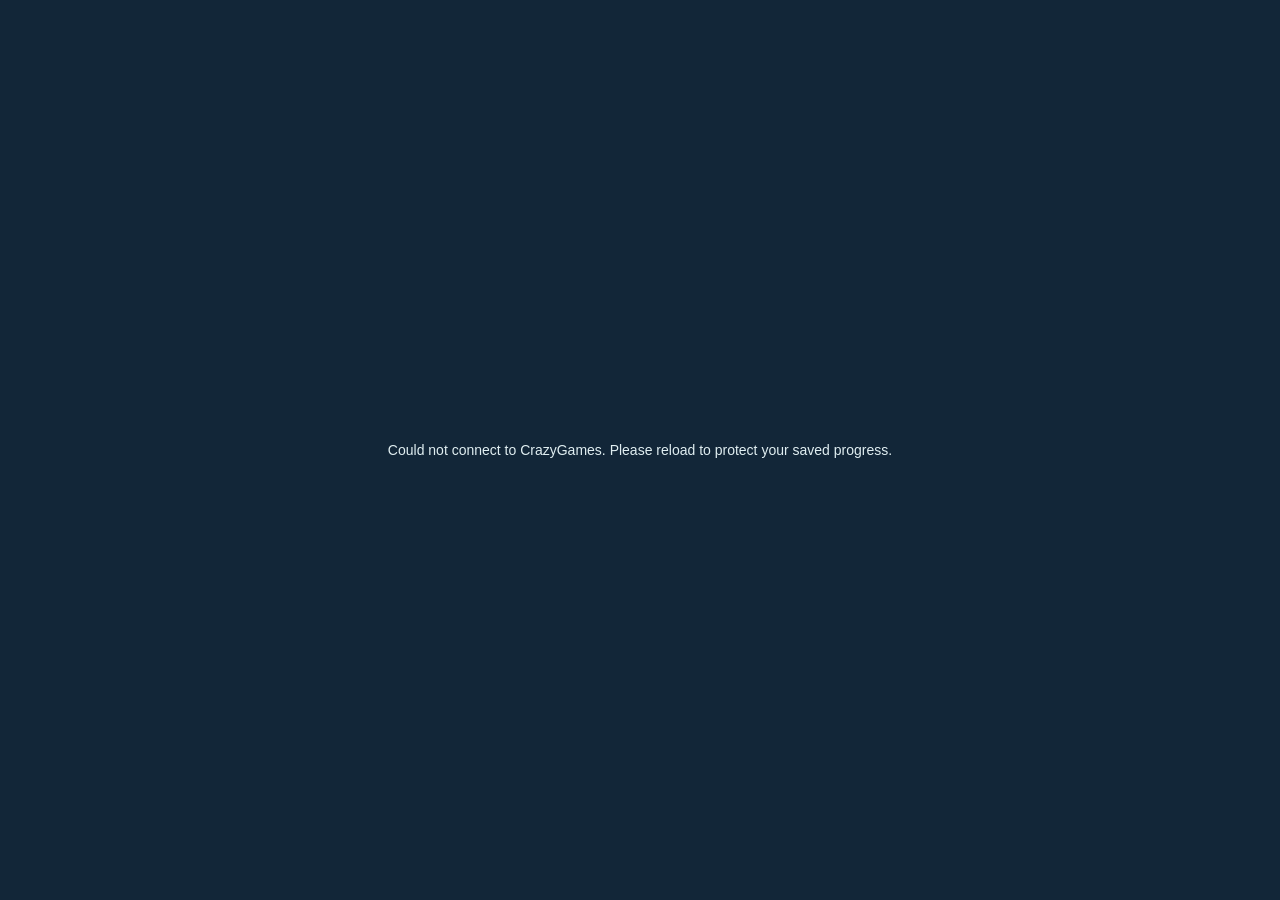
<file: index.html>
<!doctype html>
<html lang="zh-CN">
<head><script src="https://sdk.crazygames.com/crazygames-sdk-v3.js" defer></script><meta charset="utf-8"><meta name="viewport" content="width=device-width,initial-scale=1"><meta name="theme-color" content="#122638"><title>午夜信号 · Midnight Signal</title><link rel="stylesheet" href="style.css?v=3ecfa86f05ff"><script src="config.js?v=21a8ca28c38e" defer></script><script src="engine.js?v=f8b0d50e6bca" defer></script><script src="storage.js?v=b4c8172712a8" defer></script><script src="levels.js?v=9d014322a73f" defer></script><script src="app.js?v=f6ee5afeaf00" defer></script></head>
<body>
<div class="station">
  <header class="station-header"><div class="identity"><svg class="station-mark" viewBox="0 0 50 50" aria-hidden="true"><path d="M7 30h9l7-17 7 27 6-17h8"/></svg><div><h1 data-msg="title">午夜信号</h1><p data-msg="subtitle">让夜里的每一条线路重新接通</p></div></div><nav><button id="levels-button" class="small-control" data-msg="channels">选关</button><button id="sound-button" class="small-control" aria-pressed="false">声音关</button><button id="help-button" class="small-control" data-msg="help">玩法</button><select id="language-select" data-aria="language"><option value="auto" data-msg="auto">自动</option><option value="zh" lang="zh-CN">中文</option><option value="en" lang="en">English</option></select></nav></header>
  <div id="platform-loading" role="status" style="position:fixed;inset:0;z-index:99;background:#122638;color:#e0eef1;display:grid;place-items:center;padding:30px">Connecting to CrazyGames…</div><main inert class="console">
    <aside class="operator-panel">
      <div class="channel-readout"><span data-msg="channel">频道</span><strong id="channel-number">01</strong><span id="edition-label"></span></div>
      <h2 id="level-title"></h2><p id="level-brief" class="brief"></p>
      <div class="goal"><strong data-msg="goalTitle">接通整张线网</strong><p data-msg="goal">转动线路，让每一格通电、所有接收点亮起，并消除琥珀色断口。</p></div>
      <dl class="readings"><div><dt data-msg="receivers">接收点</dt><dd id="receiver-count"></dd></div><div><dt data-msg="powered">通电线路</dt><dd id="powered-count"></dd></div><div><dt data-msg="openPorts">断口</dt><dd id="leak-count"></dd></div></dl>
      <div class="run-stats"><span><b id="move-count">0</b> <span data-msg="moves">次旋转</span></span><span><b id="hint-count">0</b> <span data-msg="hints">次提示</span></span></div>
      <p id="best-score" class="best-score"></p><p id="save-status" class="save-status" role="status"></p>
    </aside>
    <section class="wiring-panel" data-aria="boardLabel">
      <div class="panel-heading"><span class="power-indicator"><i></i><span data-msg="transmitterOnline">电源已就绪</span></span><span id="completed-count"></span></div>
      <div class="board-frame"><div id="board" class="board" role="group" data-aria="boardLabel"></div></div>
      <div class="legend"><span><i class="source-symbol"></i><span data-msg="source">电源</span></span><span><i class="receiver-symbol"></i><span data-msg="receiver">接收点</span></span><span><i class="open-symbol"></i><span data-msg="openPort">断口</span></span><span><i class="lock-symbol">▣</i><span data-msg="fixed">固定</span></span></div>
      <div class="action-bar"><button id="undo-button" class="action" data-msg="undo">撤销</button><button id="reset-button" class="action" data-msg="reset">重置本关</button><button id="hint-button" class="action hint-action" data-msg="hint">提示一格</button></div>
      <p class="interaction-note" data-msg="controls">点按顺时针旋转。右键或 Shift＋点按可反转；键盘方向键移动，空格旋转。</p>
      <div id="signal-status" class="signal-status" aria-live="polite"></div>
      <button id="next-button" class="next-control" data-msg="next" hidden>下一频道</button>
      <section id="completion" class="completion" hidden><h2 id="completion-title" tabindex="-1"></h2><p id="completion-copy"></p><button id="completion-channels" class="action" data-msg="chooseAgain">选择频道继续</button><a id="purchase-link" class="action" hidden></a></section>
    </section>
  </main>
  <footer><span data-msg="footer">没有倒计时。慢慢把信号送到。</span><span id="version-label"></span></footer>
</div>
<dialog id="levels-dialog"><div class="dialog-head"><div><h2 data-msg="channelsTitle">选择频道</h2><p data-msg="channelsNote">每关单独保存进度；可以自由切换。</p></div><button class="close-dialog" data-aria="close">×</button></div><div id="level-list" class="level-list"></div><div class="dialog-foot"><span data-msg="levelLegend">✓ 已接通　• 有进度</span><button class="action close-dialog" data-msg="close">关闭</button></div></dialog>
<dialog id="help-dialog"><div class="dialog-head"><h2 data-msg="helpTitle">夜班接线指南</h2><button class="close-dialog" data-aria="close">×</button></div><ol class="help-list"><li data-msg="help1">圆形电源固定不动。点按其他线路，每次顺时针旋转 90°，让相邻接口相接。</li><li data-msg="help2">蓝色线路已经通电，菱形是接收点。所有有线路的格子都要接入同一个电源。</li><li data-msg="help3">琥珀小圆点表示断口。全部接收点亮起且没有断口，才算完成。独立的小圈不能过关。</li><li data-msg="help4">提示会把一格调到正确方向，并记录一次提示。撤销能退回旋转或提示。重置只影响当前关卡。</li><li data-msg="help5">键盘：方向键选择格子，空格或 Enter 旋转，Q 反转。Ctrl/⌘＋Z 撤销。触摸直接点按。</li><li data-msg="help6">接通后会自动进入下一关。完成记录会保留；可随时在选关里重玩。</li></ol><p class="credits" data-msg="credits">原创线路与界面，使用 AI 辅助编程和中英文文案。图形由代码绘制；游玩不联网、不调用 AI。</p><button class="action close-dialog" data-msg="understood">开始接线</button></dialog>
<dialog id="reset-dialog" class="compact"><div class="dialog-head"><h2 data-msg="resetTitle">重置这个频道？</h2><button class="close-dialog" data-aria="close">×</button></div><p data-msg="resetNote">当前关卡的线路、旋转和提示次数会重置。已完成记录和其他关卡不变。</p><div class="dialog-foot"><button class="action close-dialog" data-msg="cancel">取消</button><button id="confirm-reset" class="action hint-action" data-msg="reset">重置本关</button></div></dialog>
<div id="toast" role="status" hidden></div><noscript><p>请开启 JavaScript 以游玩。Enable JavaScript to play.</p></noscript>
</body></html>
</file>
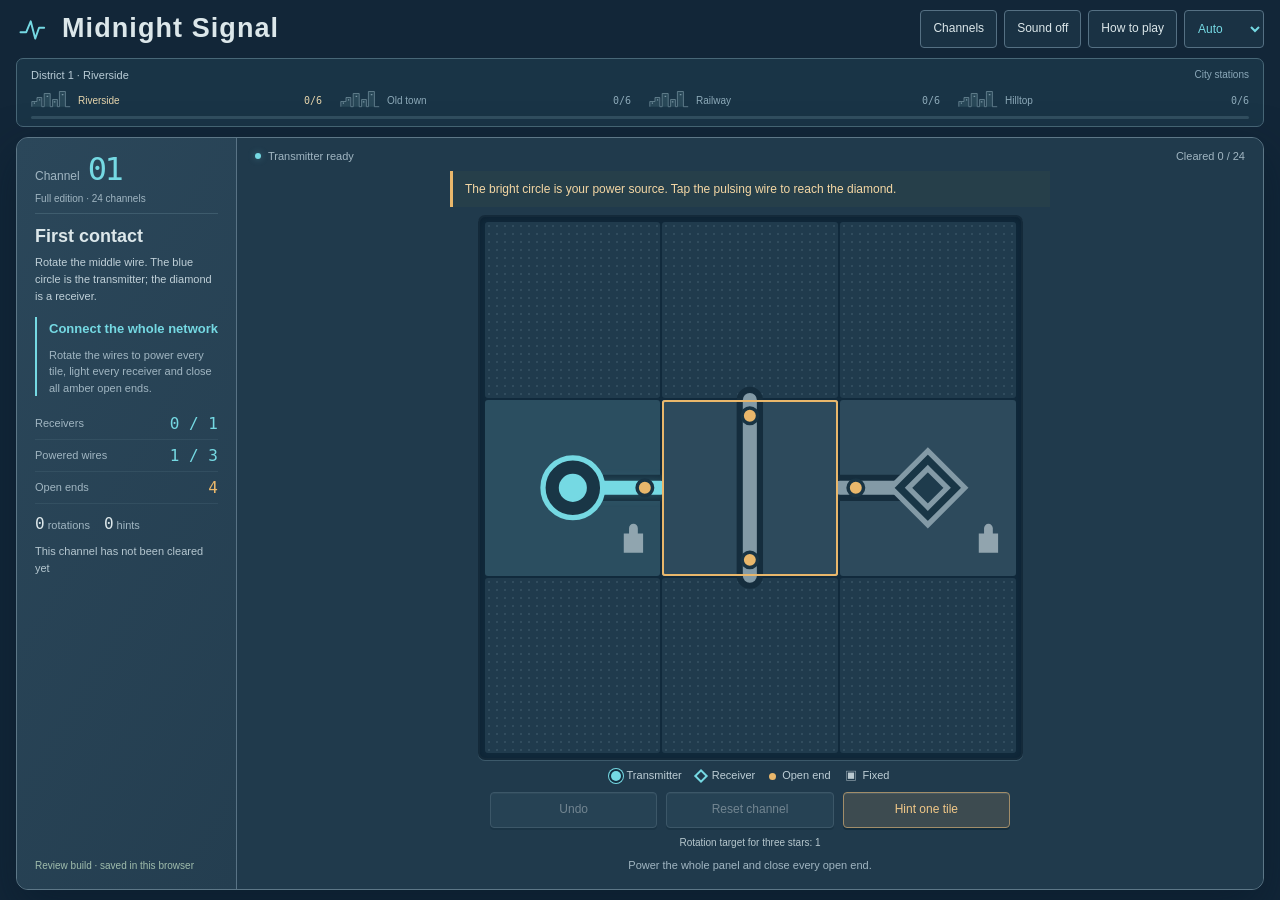
<file: review-v1.1.0/index.html>
<!doctype html>
<html lang="zh-CN">
<head><meta charset="utf-8"><meta name="viewport" content="width=device-width,initial-scale=1"><meta name="theme-color" content="#122638"><title>午夜信号 · Midnight Signal</title><link rel="stylesheet" href="style.css?v=d56515c21193"><script src="config.js?v=0dfe11e5bbc2" defer></script><script src="engine.js?v=f8b0d50e6bca" defer></script><script src="storage.js?v=b4c8172712a8" defer></script><script src="levels.js?v=9d014322a73f" defer></script><script src="app.js?v=125c8aae0a6a" defer></script></head>
<body>
<div class="station">
  <header class="station-header"><div class="identity"><svg class="station-mark" viewBox="0 0 50 50" aria-hidden="true"><path d="M7 30h9l7-17 7 27 6-17h8"/></svg><div><h1 data-msg="title">午夜信号</h1><p data-msg="subtitle">让夜里的每一条线路重新接通</p></div></div><nav><button id="levels-button" class="small-control" data-msg="channels">选关</button><button id="sound-button" class="small-control" aria-pressed="false">声音关</button><button id="help-button" class="small-control" data-msg="help">玩法</button><select id="language-select" data-aria="language"><option value="auto" data-msg="auto">自动</option><option value="zh" lang="zh-CN">中文</option><option value="en" lang="en">English</option></select></nav></header>
  <div id="platform-loading" role="status" style="position:fixed;inset:0;z-index:99;background:#122638;color:#e0eef1;display:grid;place-items:center;padding:30px">Connecting to CrazyGames…</div><section class="city-journey" aria-label="City stations"><div class="journey-caption"><span id="district-name"></span><span data-msg="districts">City stations</span></div><div id="journey-stations"></div><div class="journey-track"><i id="journey-fill"></i></div></section><main inert class="console">
    <aside class="operator-panel">
      <div class="channel-readout"><span data-msg="channel">频道</span><strong id="channel-number">01</strong><span id="edition-label"></span></div>
      <h2 id="level-title"></h2><p id="level-brief" class="brief"></p>
      <div class="goal"><strong data-msg="goalTitle">接通整张线网</strong><p data-msg="goal">转动线路，让每一格通电、所有接收点亮起，并消除琥珀色断口。</p></div>
      <dl class="readings"><div><dt data-msg="receivers">接收点</dt><dd id="receiver-count"></dd></div><div><dt data-msg="powered">通电线路</dt><dd id="powered-count"></dd></div><div><dt data-msg="openPorts">断口</dt><dd id="leak-count"></dd></div></dl>
      <div class="run-stats"><span><b id="move-count">0</b> <span data-msg="moves">次旋转</span></span><span><b id="hint-count">0</b> <span data-msg="hints">次提示</span></span></div>
      <p id="best-score" class="best-score"></p><p id="save-status" class="save-status" role="status"></p>
    </aside>
    <section class="wiring-panel" data-aria="boardLabel">
      <div class="panel-heading"><span class="power-indicator"><i></i><span data-msg="transmitterOnline">电源已就绪</span></span><span id="completed-count"></span></div>
      <p id="field-guide" class="field-guide" role="status" hidden></p><div class="board-frame"><div id="board" class="board" role="group" data-aria="boardLabel"></div></div>
      <div class="legend"><span><i class="source-symbol"></i><span data-msg="source">电源</span></span><span><i class="receiver-symbol"></i><span data-msg="receiver">接收点</span></span><span><i class="open-symbol"></i><span data-msg="openPort">断口</span></span><span><i class="lock-symbol">▣</i><span data-msg="fixed">固定</span></span></div>
      <div class="action-bar"><button id="undo-button" class="action" data-msg="undo">撤销</button><button id="reset-button" class="action" data-msg="reset">重置本关</button><button id="hint-button" class="action hint-action" data-msg="hint">提示一格</button></div>
      <p class="interaction-note" data-msg="controls">点按顺时针旋转。右键或 Shift＋点按可反转；键盘方向键移动，空格旋转。</p>
      <section id="result-panel" class="result-panel" aria-live="polite" hidden><div><h2 id="result-title"></h2><p id="result-stars"></p><strong id="result-badge"></strong></div><p id="result-story"></p><div class="result-actions"><button id="continue-channel" class="action hint-action" data-msg="continueChannel">Continue</button><button id="replay-channel" class="action" data-msg="oneMore">Replay</button></div><small id="result-help"></small></section><p id="target-note" class="target-note"></p><div id="signal-status" class="signal-status" aria-live="polite"></div>
      <button id="next-button" class="next-control" data-msg="next" hidden>下一频道</button>
      <section id="completion" class="completion" hidden><h2 id="completion-title" tabindex="-1"></h2><p id="completion-copy"></p><button id="completion-channels" class="action" data-msg="chooseAgain">选择频道继续</button><a id="purchase-link" class="action" hidden></a></section>
    </section>
  </main>
  <footer><span data-msg="footer">没有倒计时。慢慢把信号送到。</span><span id="version-label"></span></footer>
</div>
<dialog id="levels-dialog"><div class="dialog-head"><div><h2 data-msg="channelsTitle">选择频道</h2><p data-msg="channelsNote">每关单独保存进度；可以自由切换。</p></div><button class="close-dialog" data-aria="close">×</button></div><div id="level-list" class="level-list"></div><div class="dialog-foot"><span data-msg="levelLegend">✓ 已接通　• 有进度</span><button class="action close-dialog" data-msg="close">关闭</button></div></dialog>
<dialog id="help-dialog"><div class="dialog-head"><h2 data-msg="helpTitle">夜班接线指南</h2><button class="close-dialog" data-aria="close">×</button></div><ol class="help-list"><li data-msg="help1">圆形电源固定不动。点按其他线路，每次顺时针旋转 90°，让相邻接口相接。</li><li data-msg="help2">蓝色线路已经通电，菱形是接收点。所有有线路的格子都要接入同一个电源。</li><li data-msg="help3">琥珀小圆点表示断口。全部接收点亮起且没有断口，才算完成。独立的小圈不能过关。</li><li data-msg="help4">提示会把一格调到正确方向，并记录一次提示。撤销能退回旋转或提示。重置只影响当前关卡。</li><li data-msg="help5">键盘：方向键选择格子，空格或 Enter 旋转，Q 反转。Ctrl/⌘＋Z 撤销。触摸直接点按。</li><li data-msg="help6">接通后会自动进入下一关。完成记录会保留；可随时在选关里重玩。</li></ol><p class="credits" data-msg="credits">原创线路与界面，使用 AI 辅助编程和中英文文案。图形由代码绘制；游玩不联网、不调用 AI。</p><button class="action close-dialog" data-msg="understood">开始接线</button></dialog>
<dialog id="reset-dialog" class="compact"><div class="dialog-head"><h2 data-msg="resetTitle">重置这个频道？</h2><button class="close-dialog" data-aria="close">×</button></div><p data-msg="resetNote">当前关卡的线路、旋转和提示次数会重置。已完成记录和其他关卡不变。</p><div class="dialog-foot"><button class="action close-dialog" data-msg="cancel">取消</button><button id="confirm-reset" class="action hint-action" data-msg="reset">重置本关</button></div></dialog>
<div id="toast" role="status" hidden></div><noscript><p>请开启 JavaScript 以游玩。Enable JavaScript to play.</p></noscript>
</body></html>
</file>
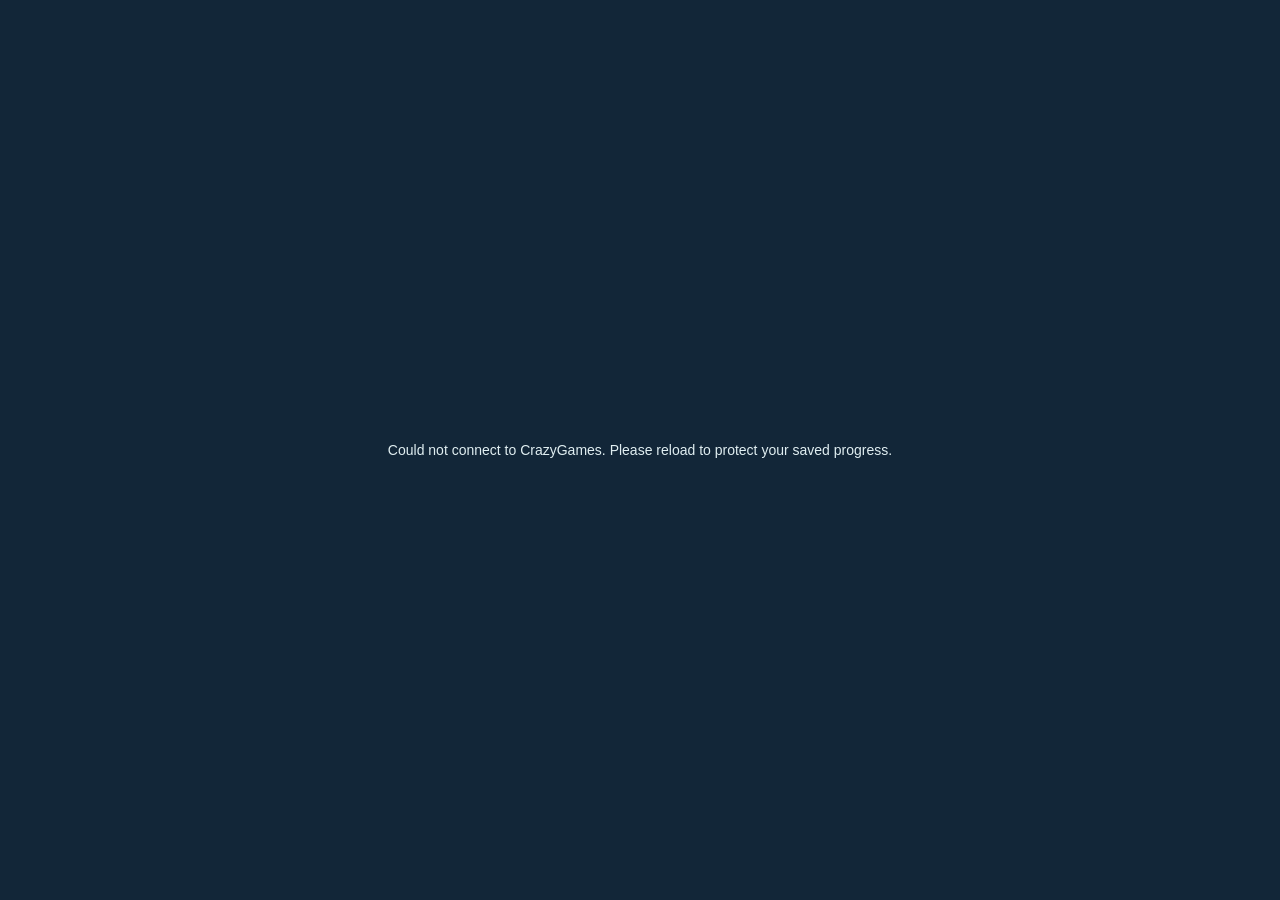
<file: v1.1.0/index.html>
<!doctype html>
<html lang="zh-CN">
<head><script src="https://sdk.crazygames.com/crazygames-sdk-v3.js" defer></script><meta charset="utf-8"><meta name="viewport" content="width=device-width,initial-scale=1"><meta name="theme-color" content="#122638"><title>午夜信号 · Midnight Signal</title><link rel="stylesheet" href="style.css?v=d56515c21193"><script src="config.js?v=0dfe11e5bbc2" defer></script><script src="engine.js?v=f8b0d50e6bca" defer></script><script src="storage.js?v=b4c8172712a8" defer></script><script src="levels.js?v=9d014322a73f" defer></script><script src="app.js?v=5bb603e97582" defer></script></head>
<body>
<div class="station">
  <header class="station-header"><div class="identity"><svg class="station-mark" viewBox="0 0 50 50" aria-hidden="true"><path d="M7 30h9l7-17 7 27 6-17h8"/></svg><div><h1 data-msg="title">午夜信号</h1><p data-msg="subtitle">让夜里的每一条线路重新接通</p></div></div><nav><button id="levels-button" class="small-control" data-msg="channels">选关</button><button id="sound-button" class="small-control" aria-pressed="false">声音关</button><button id="help-button" class="small-control" data-msg="help">玩法</button><select id="language-select" data-aria="language"><option value="auto" data-msg="auto">自动</option><option value="zh" lang="zh-CN">中文</option><option value="en" lang="en">English</option></select></nav></header>
  <div id="platform-loading" role="status" style="position:fixed;inset:0;z-index:99;background:#122638;color:#e0eef1;display:grid;place-items:center;padding:30px">Connecting to CrazyGames…</div><section class="city-journey" aria-label="City stations"><div class="journey-caption"><span id="district-name"></span><span data-msg="districts">City stations</span></div><div id="journey-stations"></div><div class="journey-track"><i id="journey-fill"></i></div></section><main inert class="console">
    <aside class="operator-panel">
      <div class="channel-readout"><span data-msg="channel">频道</span><strong id="channel-number">01</strong><span id="edition-label"></span></div>
      <h2 id="level-title"></h2><p id="level-brief" class="brief"></p>
      <div class="goal"><strong data-msg="goalTitle">接通整张线网</strong><p data-msg="goal">转动线路，让每一格通电、所有接收点亮起，并消除琥珀色断口。</p></div>
      <dl class="readings"><div><dt data-msg="receivers">接收点</dt><dd id="receiver-count"></dd></div><div><dt data-msg="powered">通电线路</dt><dd id="powered-count"></dd></div><div><dt data-msg="openPorts">断口</dt><dd id="leak-count"></dd></div></dl>
      <div class="run-stats"><span><b id="move-count">0</b> <span data-msg="moves">次旋转</span></span><span><b id="hint-count">0</b> <span data-msg="hints">次提示</span></span></div>
      <p id="best-score" class="best-score"></p><p id="save-status" class="save-status" role="status"></p>
    </aside>
    <section class="wiring-panel" data-aria="boardLabel">
      <div class="panel-heading"><span class="power-indicator"><i></i><span data-msg="transmitterOnline">电源已就绪</span></span><span id="completed-count"></span></div>
      <p id="field-guide" class="field-guide" role="status" hidden></p><div class="board-frame"><div id="board" class="board" role="group" data-aria="boardLabel"></div></div>
      <div class="legend"><span><i class="source-symbol"></i><span data-msg="source">电源</span></span><span><i class="receiver-symbol"></i><span data-msg="receiver">接收点</span></span><span><i class="open-symbol"></i><span data-msg="openPort">断口</span></span><span><i class="lock-symbol">▣</i><span data-msg="fixed">固定</span></span></div>
      <div class="action-bar"><button id="undo-button" class="action" data-msg="undo">撤销</button><button id="reset-button" class="action" data-msg="reset">重置本关</button><button id="hint-button" class="action hint-action" data-msg="hint">提示一格</button></div>
      <p class="interaction-note" data-msg="controls">点按顺时针旋转。右键或 Shift＋点按可反转；键盘方向键移动，空格旋转。</p>
      <section id="result-panel" class="result-panel" aria-live="polite" hidden><div><h2 id="result-title"></h2><p id="result-stars"></p><strong id="result-badge"></strong></div><p id="result-story"></p><div class="result-actions"><button id="continue-channel" class="action hint-action" data-msg="continueChannel">Continue</button><button id="replay-channel" class="action" data-msg="oneMore">Replay</button></div><small id="result-help"></small></section><p id="target-note" class="target-note"></p><div id="signal-status" class="signal-status" aria-live="polite"></div>
      <button id="next-button" class="next-control" data-msg="next" hidden>下一频道</button>
      <section id="completion" class="completion" hidden><h2 id="completion-title" tabindex="-1"></h2><p id="completion-copy"></p><button id="completion-channels" class="action" data-msg="chooseAgain">选择频道继续</button><a id="purchase-link" class="action" hidden></a></section>
    </section>
  </main>
  <footer><span data-msg="footer">没有倒计时。慢慢把信号送到。</span><span id="version-label"></span></footer>
</div>
<dialog id="levels-dialog"><div class="dialog-head"><div><h2 data-msg="channelsTitle">选择频道</h2><p data-msg="channelsNote">每关单独保存进度；可以自由切换。</p></div><button class="close-dialog" data-aria="close">×</button></div><div id="level-list" class="level-list"></div><div class="dialog-foot"><span data-msg="levelLegend">✓ 已接通　• 有进度</span><button class="action close-dialog" data-msg="close">关闭</button></div></dialog>
<dialog id="help-dialog"><div class="dialog-head"><h2 data-msg="helpTitle">夜班接线指南</h2><button class="close-dialog" data-aria="close">×</button></div><ol class="help-list"><li data-msg="help1">圆形电源固定不动。点按其他线路，每次顺时针旋转 90°，让相邻接口相接。</li><li data-msg="help2">蓝色线路已经通电，菱形是接收点。所有有线路的格子都要接入同一个电源。</li><li data-msg="help3">琥珀小圆点表示断口。全部接收点亮起且没有断口，才算完成。独立的小圈不能过关。</li><li data-msg="help4">提示会把一格调到正确方向，并记录一次提示。撤销能退回旋转或提示。重置只影响当前关卡。</li><li data-msg="help5">键盘：方向键选择格子，空格或 Enter 旋转，Q 反转。Ctrl/⌘＋Z 撤销。触摸直接点按。</li><li data-msg="help6">接通后会自动进入下一关。完成记录会保留；可随时在选关里重玩。</li></ol><p class="credits" data-msg="credits">原创线路与界面，使用 AI 辅助编程和中英文文案。图形由代码绘制；游玩不联网、不调用 AI。</p><button class="action close-dialog" data-msg="understood">开始接线</button></dialog>
<dialog id="reset-dialog" class="compact"><div class="dialog-head"><h2 data-msg="resetTitle">重置这个频道？</h2><button class="close-dialog" data-aria="close">×</button></div><p data-msg="resetNote">当前关卡的线路、旋转和提示次数会重置。已完成记录和其他关卡不变。</p><div class="dialog-foot"><button class="action close-dialog" data-msg="cancel">取消</button><button id="confirm-reset" class="action hint-action" data-msg="reset">重置本关</button></div></dialog>
<div id="toast" role="status" hidden></div><noscript><p>请开启 JavaScript 以游玩。Enable JavaScript to play.</p></noscript>
</body></html>
</file>
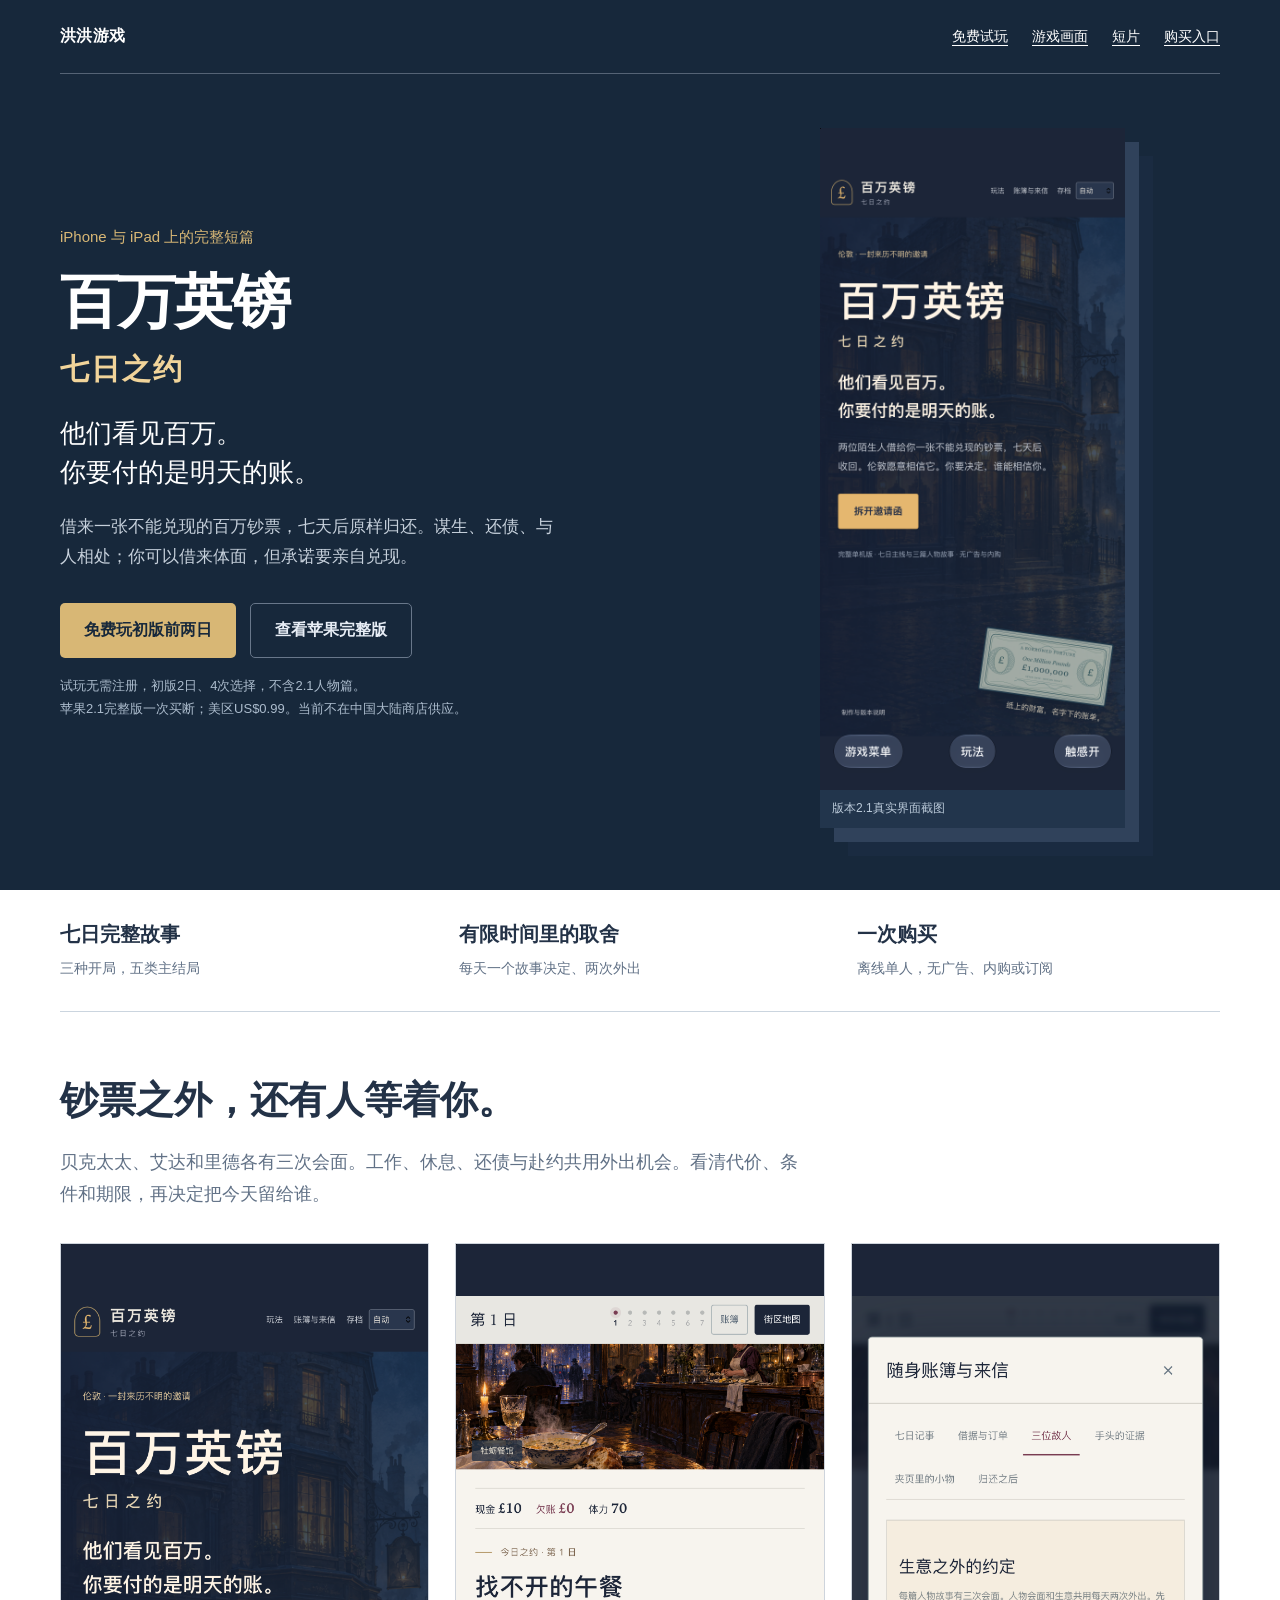
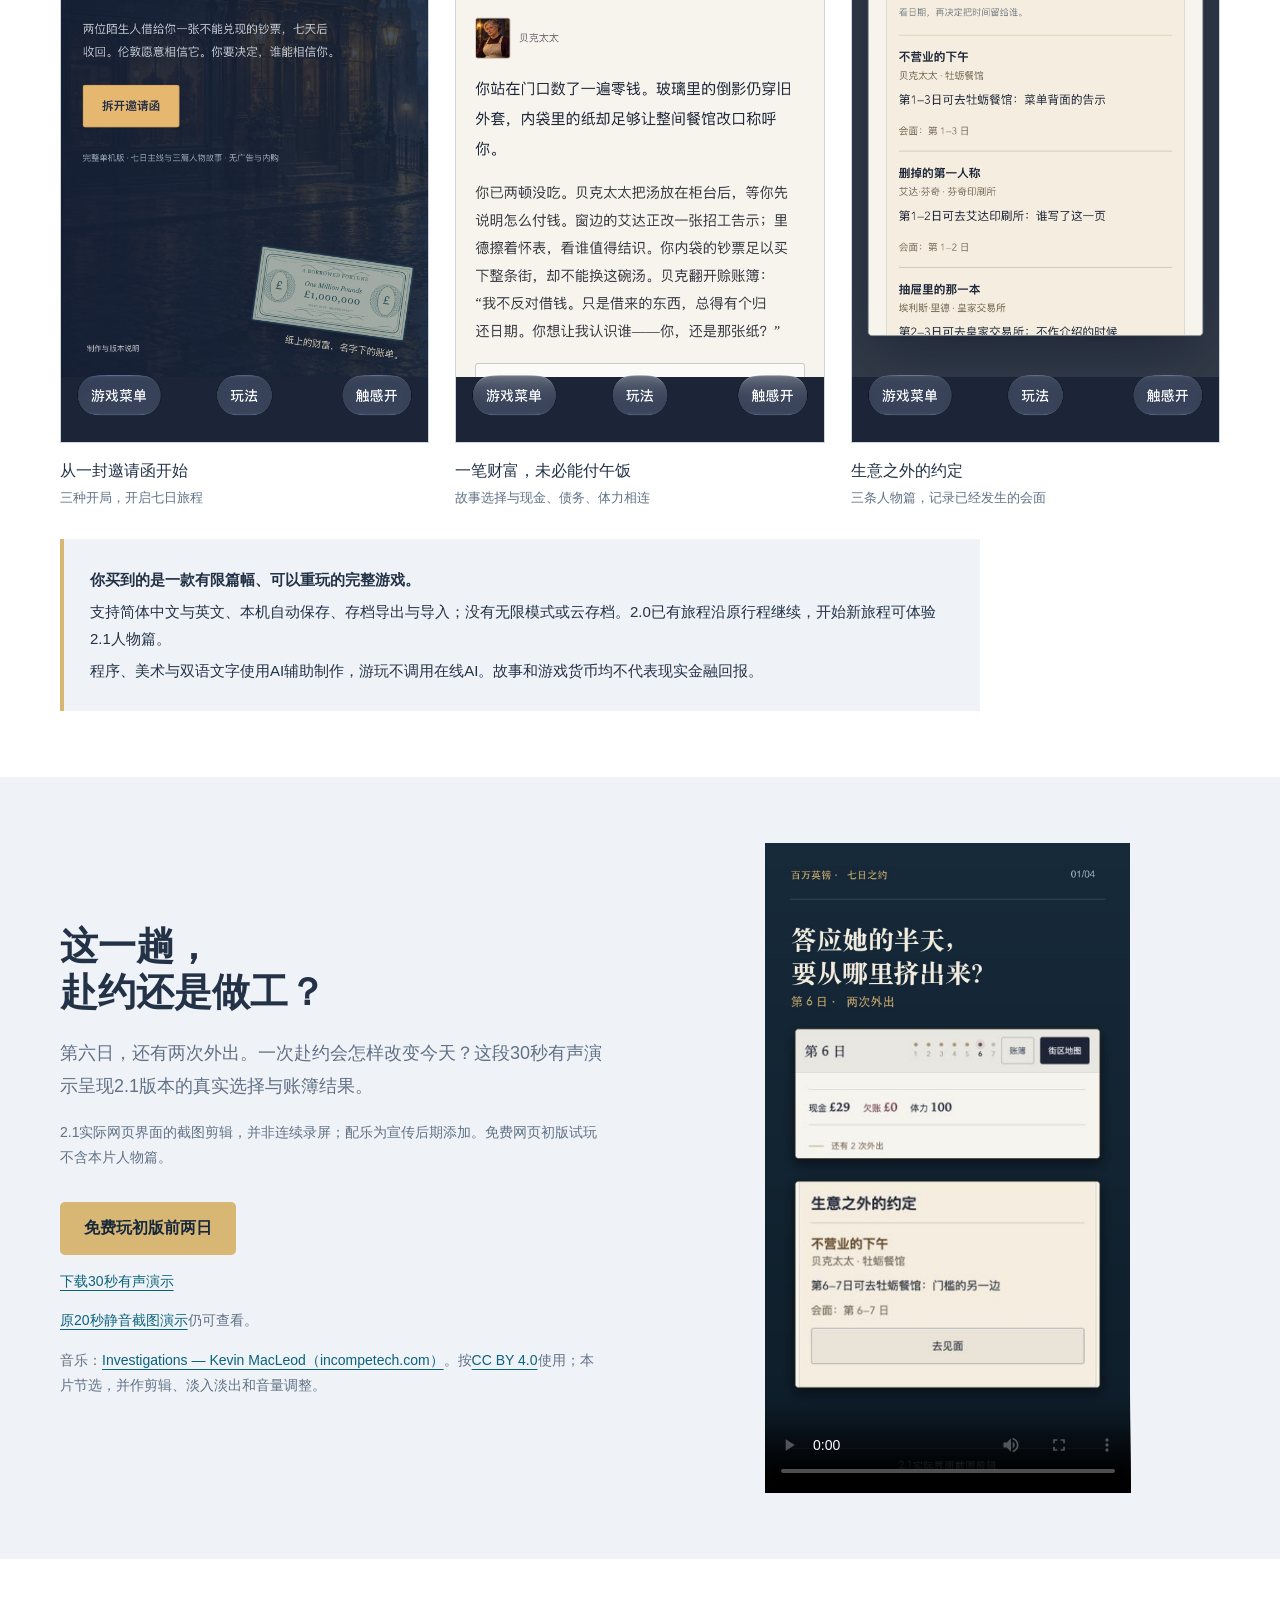
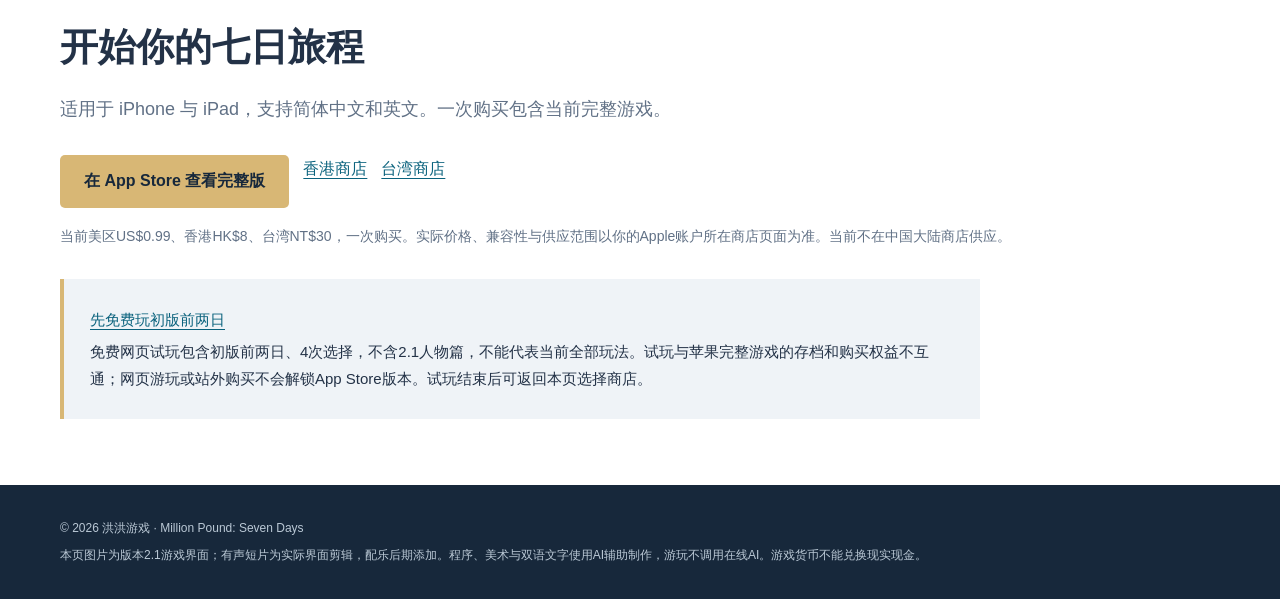
<file: games/million-pound/index.html>
<!doctype html><html lang="zh-CN"><head><meta charset="utf-8"><meta name="viewport" content="width=device-width,initial-scale=1"><meta name="description" content="百万英镑：七日之约2.1。借来一笔财富，用七天兑现承诺。完整离线买断，中英双语。"><title>百万英镑：七日之约｜七天兑现你的承诺</title><style>
:root{--ink:#17283b;--night:#22354c;--paper:#fff;--mist:#eff3f7;--gold:#d8b775;--text:#233247;--muted:#617186;--line:#cbd5df;--blue:#17627d}
*{box-sizing:border-box}html{scroll-behavior:smooth}body{margin:0;color:var(--text);font-family:"PingFang SC","Microsoft YaHei",sans-serif;line-height:1.8;background:var(--paper)}a{color:#0a627d;text-underline-offset:4px}button,a,input,summary{outline-offset:5px}button:focus-visible,a:focus-visible,input:focus-visible,summary:focus-visible{outline:3px solid #d09c31}button{cursor:pointer;font:inherit}.wrap{width:min(1160px,calc(100% - 56px));margin:auto}.mast{background:var(--ink);color:#fff}.top{display:flex;justify-content:space-between;align-items:center;padding:22px 0;border-bottom:1px solid #556375}.brand{font-weight:700;letter-spacing:.02em}.top a{color:#fff;font-size:14px;margin-left:24px}.hero{display:grid;grid-template-columns:1.1fr .9fr;align-items:center;gap:60px;padding:54px 0 62px}.hero-copy{max-width:610px}.version{font-size:15px;color:var(--gold);margin:0 0 18px}h1,h2{font-family:"Songti SC","STSong",Georgia,serif;line-height:1.2;font-weight:650}h1{font-size:clamp(42px,4.6vw,66px);letter-spacing:-.03em;margin:0 0 26px}h1 .sub{display:block;font-size:.5em;margin-top:14px;letter-spacing:.07em;color:#f1d49a}.hook{font-size:26px;line-height:1.5;max-width:19em;margin:0 0 20px}.lead{color:#c6d0db;max-width:29em;font-size:17px}.actions{display:flex;gap:14px;flex-wrap:wrap;margin:30px 0 16px}.button{display:inline-flex;align-items:center;justify-content:center;background:var(--gold);color:#17283b;padding:12px 24px;border:0;border-radius:5px;text-decoration:none;font-weight:650}.button.secondary{color:#e7edf5;background:transparent;border:1px solid #68778a}.buy-note{font-size:13px;color:#acbccd}.hero-image{justify-self:center;width:min(100%,305px);margin:0;box-shadow:14px 14px 0 #30425b,28px 28px 0 #1a2b41}.hero-image img{display:block;width:100%;height:auto}.hero-image figcaption{font-size:12px;color:#bbcad9;background:var(--night);padding:8px 12px}.summary{display:grid;grid-template-columns:repeat(3,1fr);border-bottom:1px solid var(--line);padding:26px 0;gap:36px}.summary b{font-size:20px}.summary p{margin:4px 0;color:var(--muted);font-size:14px}section{padding:66px 0}h2{font-size:38px;margin:0 0 22px}h3{font-size:20px;line-height:1.5}.intro{max-width:740px;font-size:18px;color:var(--muted)}.gallery{display:grid;grid-template-columns:repeat(3,1fr);gap:26px;margin-top:32px}.gallery figure{margin:0}.gallery img{width:100%;height:auto;display:block;border:1px solid #ced4dc}.gallery figcaption{font-size:16px;margin-top:14px}.gallery small{display:block;color:var(--muted);font-size:13px}.limits{margin-top:30px;padding:22px 26px;border-left:4px solid var(--gold);background:var(--mist);font-size:15px;max-width:920px}.limits p{margin:5px 0}.film{background:var(--mist)}.film-grid{display:grid;grid-template-columns:1fr 1fr;gap:70px;align-items:center}.film video{display:block;max-height:650px;width:auto;max-width:100%;margin:auto;background:var(--ink)}.film .button{margin-top:18px}.small{font-size:14px;color:var(--muted)}.catalog-grid{display:grid;grid-template-columns:repeat(3,1fr);gap:26px;margin-top:32px}.catalog-item{padding:0 0 24px;border-bottom:1px solid var(--line);display:flex;flex-direction:column;justify-content:space-between}.catalog-item h3{margin:12px 0 3px}.catalog-item p{font-size:14px;margin:7px 0}.catalog-item .official{font-size:12px;color:var(--muted);min-height:22px}.catalog-item footer{font-size:13px;margin-top:10px}.status{display:inline-block;padding:2px 9px;font-size:12px;border-radius:3px}.buy{background:#e3f2ed;color:#215946}.review{background:#f5eedc;color:#705218}.blocked{background:#f0e8e8;color:#804747}.muted{color:var(--muted)}.boundary{font-size:13px;color:var(--muted);margin-top:24px}.desk{background:#eef2f6;padding:0}.desk>summary{padding:30px 0;list-style:none;border-top:1px solid var(--line);border-bottom:1px solid var(--line);cursor:pointer}.desk>summary .wrap{display:flex;justify-content:space-between;align-items:center;gap:30px}.desk>summary b{font-size:22px}.desk>summary span{color:var(--muted);font-size:14px}.desk[open]>summary{background:#e4ebf1}.desk-content{padding:44px 0}.desk-content h2{font-size:30px;margin-top:36px}.tablewrap{overflow:auto}table{border-collapse:collapse;width:100%;background:#fff;font-size:14px}th{text-align:left;background:#dce5ed;padding:13px}td{padding:15px 13px;border-bottom:1px solid #d9e0e7;vertical-align:top}td p{margin:5px 0 0}td small{color:var(--muted);white-space:nowrap}input[type=checkbox]{width:20px;height:20px;accent-color:var(--blue)}.post{margin-top:30px;padding:24px;background:#fff}.post h3{margin:0 0 12px}.post-grid{display:grid;grid-template-columns:1fr 1fr;gap:25px}.copy-heading{display:flex;justify-content:space-between;align-items:center;margin-bottom:10px}.copy{font-size:13px;padding:5px 12px;background:#fff;border:1px solid #a9b9c9;border-radius:3px}.post textarea{resize:vertical;width:100%;min-height:340px;font:14px/1.7 "PingFang SC",sans-serif;border:1px solid #d3dde6;padding:15px;color:var(--text);background:#fafcfd}.downloads{display:flex;gap:16px;flex-wrap:wrap}.data-note{font-size:14px;padding:18px 22px;background:#fff;border-left:4px solid #7896b1}.site-footer{padding:28px 0;background:var(--ink);color:#bac8d5;font-size:12px}.site-footer p{margin:5px 0}.site-footer a{color:#e4c585}.toast{position:fixed;bottom:20px;left:50%;transform:translateX(-50%);background:#142337;color:#fff;padding:10px 22px;border-radius:5px;box-shadow:0 4px 20px #0003;display:none;z-index:10}
@media(max-width:850px){.hero{gap:32px}.hero-image{width:240px}.gallery{gap:16px}.catalog-grid{grid-template-columns:repeat(2,1fr)}.film-grid{gap:28px}.top a{margin-left:14px}}
@media(max-width:620px){.wrap{width:calc(100% - 34px)}.top{align-items:flex-start;gap:15px}.top nav{display:flex;gap:10px;flex-wrap:wrap;justify-content:flex-end}.top a{margin:0;font-size:12px}.brand{font-size:14px;white-space:nowrap}.hero{display:block;padding-top:36px}.hero-image{margin:32px auto 0;width:240px}.hook{font-size:23px}.summary{grid-template-columns:1fr;gap:17px;padding:23px 0}.summary div{display:flex;align-items:baseline;gap:15px}.summary b{font-size:17px;min-width:110px}.summary p{margin:0}.gallery{display:flex;overflow-x:auto;scroll-snap-type:x mandatory;padding-bottom:10px}.gallery figure{min-width:78%;scroll-snap-align:center}.film-grid{display:block}.film video{max-height:580px;margin-top:28px}.catalog-grid{grid-template-columns:1fr}.post-grid{grid-template-columns:1fr}.post{padding:17px}.desk>summary .wrap{display:block}.desk>summary span{display:block;margin-top:8px}section{padding:45px 0}h2{font-size:31px}.intro{font-size:16px}th,td{padding:11px;min-width:120px}th:first-child,td:first-child{min-width:40px}.post textarea{min-height:360px}}
@media(prefers-reduced-motion:reduce){html{scroll-behavior:auto}}
</style></head><body>
<header class="mast"><div class="wrap"><div class="top"><div class="brand">洪洪游戏</div><nav aria-label="页面导航"><a data-demo href="demo/">免费试玩</a><a href="#story">游戏画面</a><a href="#film">短片</a><a href="#purchase">购买入口</a></nav></div><div class="hero"><div class="hero-copy"><p class="version">iPhone 与 iPad 上的完整短篇</p><h1>百万英镑<span class="sub">七日之约</span></h1><p class="hook">他们看见百万。<br>你要付的是明天的账。</p><p class="lead">借来一张不能兑现的百万钞票，七天后原样归还。谋生、还债、与人相处；你可以借来体面，但承诺要亲自兑现。</p><div class="actions"><a class="button" data-demo href="demo/">免费玩初版前两日</a><a class="button secondary" href="#purchase">查看苹果完整版</a></div><p class="buy-note">试玩无需注册，初版2日、4次选择，不含2.1人物篇。<br>苹果2.1完整版一次买断；美区US$0.99。当前不在中国大陆商店供应。</p></div><figure class="hero-image"><img width="1320" height="2868" src="assets/iphone-max-2.1-start-zh.png" alt="百万英镑七日之约2.1的中文开场界面"><figcaption>版本2.1真实界面截图</figcaption></figure></div></div></header>
<div class="wrap"><div class="summary"><div><b>七日完整故事</b><p>三种开局，五类主结局</p></div><div><b>有限时间里的取舍</b><p>每天一个故事决定、两次外出</p></div><div><b>一次购买</b><p>离线单人，无广告、内购或订阅</p></div></div></div>
<main><section id="story"><div class="wrap"><h2>钞票之外，还有人等着你。</h2><p class="intro">贝克太太、艾达和里德各有三次会面。工作、休息、还债与赴约共用外出机会。看清代价、条件和期限，再决定把今天留给谁。</p><div class="gallery"><figure><a href="assets/iphone-max-2.1-start-zh.png" target="_blank" rel="noopener"><img width="1320" height="2868" src="assets/iphone-max-2.1-start-zh.png" alt="从一封邀请函开始"></a><figcaption>从一封邀请函开始<small>三种开局，开启七日旅程</small></figcaption></figure><figure><a href="assets/iphone-max-2.1-gameplay-zh.png" target="_blank" rel="noopener"><img width="1320" height="2868" loading="lazy" decoding="async" src="assets/iphone-max-2.1-gameplay-zh.png" alt="一笔财富，未必能付午饭"></a><figcaption>一笔财富，未必能付午饭<small>故事选择与现金、债务、体力相连</small></figcaption></figure><figure><a href="assets/iphone-max-2.1-personal-zh.png" target="_blank" rel="noopener"><img width="1320" height="2868" loading="lazy" decoding="async" src="assets/iphone-max-2.1-personal-zh.png" alt="生意之外的约定"></a><figcaption>生意之外的约定<small>三条人物篇，记录已经发生的会面</small></figcaption></figure></div><div class="limits"><p><strong>你买到的是一款有限篇幅、可以重玩的完整游戏。</strong></p><p>支持简体中文与英文、本机自动保存、存档导出与导入；没有无限模式或云存档。2.0已有旅程沿原行程继续，开始新旅程可体验2.1人物篇。</p><p>程序、美术与双语文字使用AI辅助制作，游玩不调用在线AI。故事和游戏货币均不代表现实金融回报。</p></div></div></section>
<section class="film" id="film"><div class="wrap film-grid"><div><h2>这一趟，<br>赴约还是做工？</h2><p class="intro">第六日，还有两次外出。一次赴约会怎样改变今天？这段30秒有声演示呈现2.1版本的真实选择与账簿结果。</p><p class="small">2.1实际网页界面的截图剪辑，并非连续录屏；配乐为宣传后期添加。免费网页初版试玩不含本片人物篇。</p><a class="button" data-demo href="demo/">免费玩初版前两日</a><p class="small"><a href="appointment-demo.mp4" download>下载30秒有声演示</a></p><p class="small"><a href="screenshot-demo.mp4">原20秒静音截图演示</a>仍可查看。</p><p class="small">音乐：<a href="https://incompetech.com/music/royalty-free/index.html?isrc=USUAN1100646" target="_blank" rel="noopener">Investigations — Kevin MacLeod（incompetech.com）</a>。按<a href="https://creativecommons.org/licenses/by/4.0/" target="_blank" rel="noopener">CC BY 4.0</a>使用；本片节选，并作剪辑、淡入淡出和音量调整。</p></div><video controls playsinline preload="metadata" poster="assets/appointment-poster.jpg" aria-label="百万英镑七日之约：赴约选择与结果，30秒有声界面演示"><source src="appointment-demo.mp4" type="video/mp4">浏览器不支持视频，可使用下载链接。</video></div></section>
<section id="purchase"><div class="wrap"><h2>开始你的七日旅程</h2><p class="intro">适用于 iPhone 与 iPad，支持简体中文和英文。一次购买包含当前完整游戏。</p><div class="actions"><a class="button" data-store href="https://apps.apple.com/app/apple-store/id6824125073?pt=129492798&amp;ct=million-web-20261028&amp;mt=8" target="_blank" rel="noopener">在 App Store 查看完整版</a><a data-store href="https://apps.apple.com/hk/app/million-pound-seven-days/id6824125073?pt=129492798&amp;ct=million-web-20261028&amp;mt=8" target="_blank" rel="noopener">香港商店</a><a data-store href="https://apps.apple.com/tw/app/million-pound-seven-days/id6824125073?pt=129492798&amp;ct=million-web-20261028&amp;mt=8" target="_blank" rel="noopener">台湾商店</a></div><p class="small">当前美区US$0.99、香港HK$8、台湾NT$30，一次购买。实际价格、兼容性与供应范围以你的Apple账户所在商店页面为准。当前不在中国大陆商店供应。</p><div class="limits"><p><a data-demo href="demo/">先免费玩初版前两日</a></p><p>免费网页试玩包含初版前两日、4次选择，不含2.1人物篇，不能代表当前全部玩法。试玩与苹果完整游戏的存档和购买权益不互通；网页游玩或站外购买不会解锁App Store版本。试玩结束后可返回本页选择商店。</p></div></div></section></main><footer class="site-footer"><div class="wrap"><p>© 2026 洪洪游戏 · Million Pound: Seven Days</p><p>本页图片为版本2.1游戏界面；有声短片为实际界面剪辑，配乐后期添加。程序、美术与双语文字使用AI辅助制作，游玩不调用在线AI。游戏货币不能兑换现实现金。</p></div></footer><script>
// Only a named public placement is carried through the trial; no cookies or visitor identifiers.
(() => {
  const isIndienova = new URLSearchParams(location.search).get('src') === 'indienova';
  const campaign = isIndienova ? 'million-indienova-20261028' : 'million-web-20261028';
  document.querySelectorAll('a[data-store]').forEach(link => {
    const destination = new URL(link.href);
    destination.searchParams.set('ct', campaign);
    link.href = destination.toString();
  });
  if (isIndienova) document.querySelectorAll('a[data-demo]').forEach(link => {
    link.href = 'demo/?src=indienova';
  });
})();
</script></body></html>
</file>
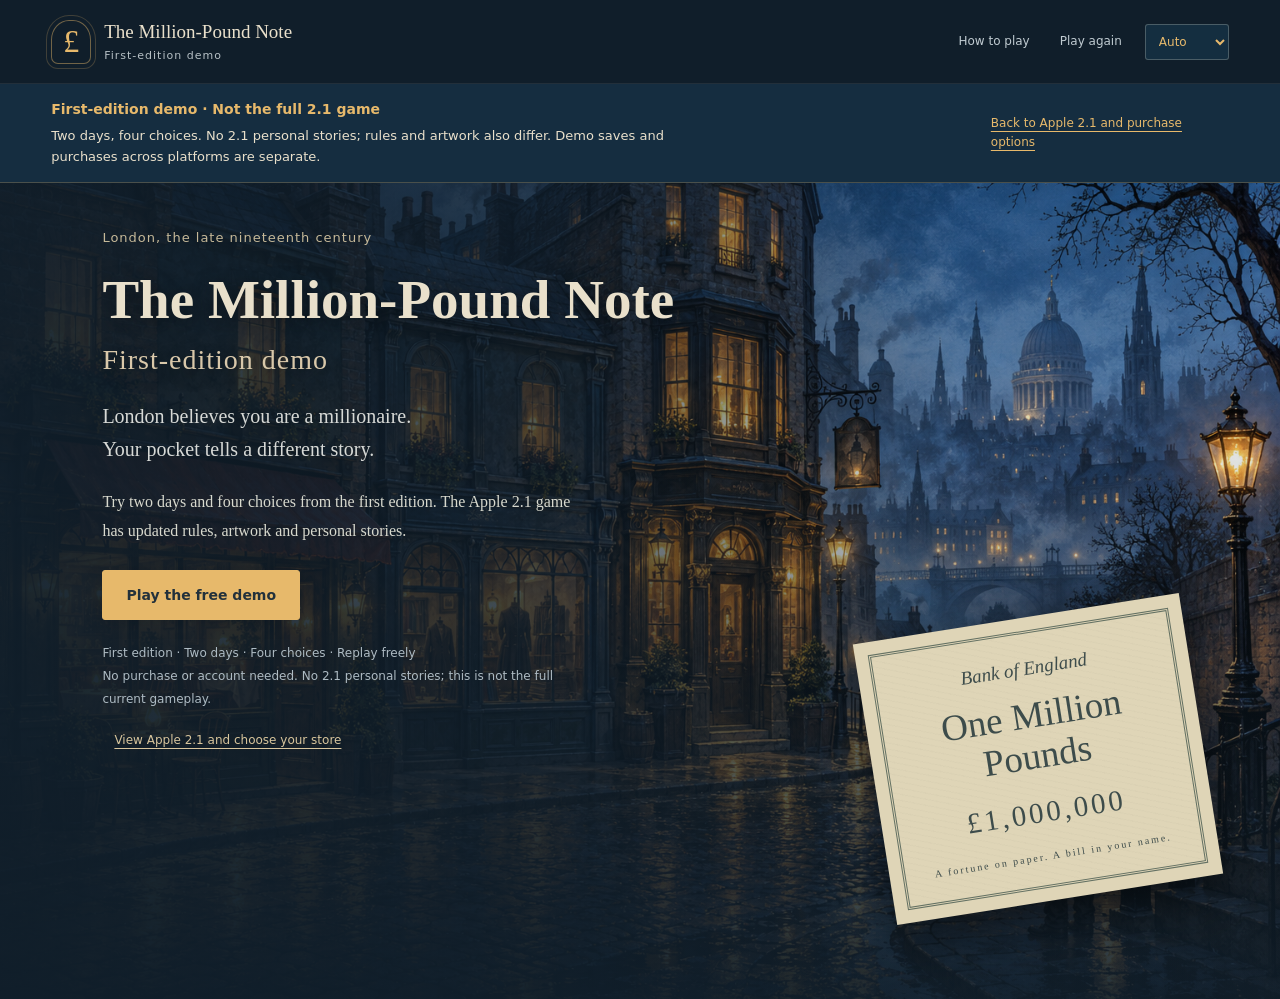
<file: games/million-pound/demo/index.html>
<!doctype html>
<html lang="zh-CN">
<head>
  <meta charset="utf-8"><meta name="viewport" content="width=device-width,initial-scale=1">
  <meta name="theme-color" content="#152d40">
  <meta name="description" content="百万英镑初版两日试玩：四次选择，不含2.1人物篇。可返回苹果2.1介绍和购买入口。First-edition demo, not the full Apple 2.1 game.">
  <title>百万英镑 · 初版两日试玩</title>
  <link rel="stylesheet" href="style.css?v=apple-funnel-1">
  <script src="engine.js?v=1.0.1" defer></script><script src="app.js?v=apple-funnel-1" defer></script>
</head>
<body>
<div class="app-shell">
  <header class="topbar"><a class="wordmark" href="#" id="home-link"><span class="crest">£</span><span><span data-msg="brand">百万英镑</span><small data-msg="demo">初版两日试玩</small></span></a><nav><button class="tool" id="rules-btn" data-msg="rules">玩法</button><button class="tool" id="restart-btn" data-msg="restart">重新试玩</button><select class="tool language-button language-select" id="language-select" aria-label="语言" data-aria="languageLabel"><option value="auto" data-msg="languageAuto">自动</option><option value="zh" lang="zh-CN">中文</option><option value="en" lang="en">English</option></select></nav></header>
  <aside class="demo-boundary" aria-label="试玩版本与购买说明"><div><strong data-msg="boundaryTitle">初版两日试玩 · 非2.1完整版</strong><p data-msg="boundaryText">两天、四次选择；不含2.1人物篇，规则和画面也有差异。试玩进度与不同渠道的购买权益不互通。</p></div><a class="text-button store-link" href="../#purchase" data-msg="fullShort">返回2.1介绍与苹果购买入口</a></aside>
  <section id="welcome" class="welcome">
    <img class="welcome-art" src="london-scene.png" alt="煤气灯下的伦敦街道" data-alt="cityAlt"><div class="welcome-shade"></div>
    <div class="welcome-content"><p class="welcome-location" data-msg="setting">伦敦，十九世纪末</p><h1><span class="main-title" data-msg="brand">百万英镑</span><span data-msg="demo">初版两日试玩</span></h1><p class="hook" data-msg="hook">全伦敦都以为你是富翁。
可口袋里的零钱，说的是另一回事。</p><p class="demo-intro" data-msg="intro">先免费走过前两天，做四次选择。那张找不开的百万钞票，会是机会，还是麻烦？</p><div class="welcome-actions"><button id="start-btn" class="primary" data-msg="start">开始免费试玩</button><button id="continue-btn" class="secondary" data-msg="continue" hidden>继续这次试玩</button></div><p class="welcome-meta" data-msg="scope">两天 · 四次选择 · 可反复试玩
不需购买，不需注册。试玩和完整版的存档相互独立。</p><a class="text-button store-link" href="../#purchase" data-msg="fullLink">查看苹果2.1完整版与购买地区</a></div>
    <div class="intro-note" aria-hidden="true"><div class="note-border"><span>Bank of England</span><strong>One Million<br>Pounds</strong><span class="note-value">£1,000,000</span><small data-msg="motto">信用从此刻开始。账，总要还。</small></div></div>
  </section>
  <main id="game" hidden>
    <section class="statusbar" id="stats" data-aria="resources"></section>
    <div class="game-layout">
      <section class="city"><img class="city-art" src="london-scene.png" alt="煤气灯下的伦敦街道" data-alt="cityAlt"><div class="city-shade"></div><div class="day-label"><span id="day-number"></span><h1 id="day-title"></h1><div id="action-track" class="action-track"></div></div><button id="banknote" class="banknote"><span>Bank of England</span><strong>£1,000,000</strong><small data-msg="noteDue">完整旅程：第七日归还</small></button><div id="places" class="places"></div><div class="city-caption"><span id="city-instruction"></span><span id="save-status" class="save-status"></span></div></section>
      <section id="story-panel" class="story-panel" aria-live="polite" tabindex="-1"></section>
    </div>
    <footer class="game-footer"><span data-msg="footer">初版两日试玩，不含2.1人物篇。苹果购买入口在介绍页。</span><a class="text-button store-link" href="../#purchase" data-msg="fullShort">返回2.1介绍与苹果购买入口</a></footer>
  </main>
</div>
<dialog id="rules-dialog" class="paper-dialog"><div class="dialog-heading"><h2 data-msg="rulesTitle">开始前，只需知道这些</h2><button class="close-dialog" aria-label="关闭" data-aria="close">×</button></div><ol><li data-msg="rule1">这是前两天的免费试玩，每天两次行动。浏览地点不耗行动，做决定才消耗一次。</li><li data-msg="rule2">按钮下会写明收益、代价和门槛。名声可以带来委托和合伙机会，反复展示钞票也会增加欠债、损耗信任。</li><li data-msg="rule3">每晚先收分红，再付 £4 食宿。当天已安排的饭和房间各抵 £2；不足转欠债。欠债每晚计 5% 利息，向上取整，体力恢复 20。</li><li data-msg="rule4">第四次选择后试玩结束，可重玩或返回2.1介绍页选择苹果商店。苹果完整版为独立购买，中国大陆商店当前未供应。</li></ol><p class="small-note" data-msg="saveRule">试玩进度仅保存在本浏览器，和完整版独立。完整版从第一天重新开始。不能将游戏中的英镑兑换成现实钱款。</p><p class="small-note" data-msg="credits">灵感来自马克·吐温《百万英镑》。本游戏使用 AI 辅助编程、文字与英文改写，背景为 AI 生成。游玩时不调用在线 AI。</p><button class="primary close-dialog" data-msg="understood">开始吧</button></dialog>
<dialog id="restart-dialog" class="paper-dialog compact"><div class="dialog-heading"><h2 data-msg="restartTitle">重新开始这两天？</h2><button class="close-dialog" aria-label="关闭" data-aria="close">×</button></div><p data-msg="restartNote">只会重置这份试玩进度，不影响完整版存档。</p><div class="dialog-actions"><button class="secondary close-dialog" data-msg="cancel">取消</button><button id="confirm-restart" class="primary" data-msg="restart">重新试玩</button></div></dialog>
<div id="toast" class="toast" role="status" hidden></div>
<noscript><p class="noscript-note">试玩需要 JavaScript。This demo needs JavaScript.</p></noscript>
</body>
</html>
</file>
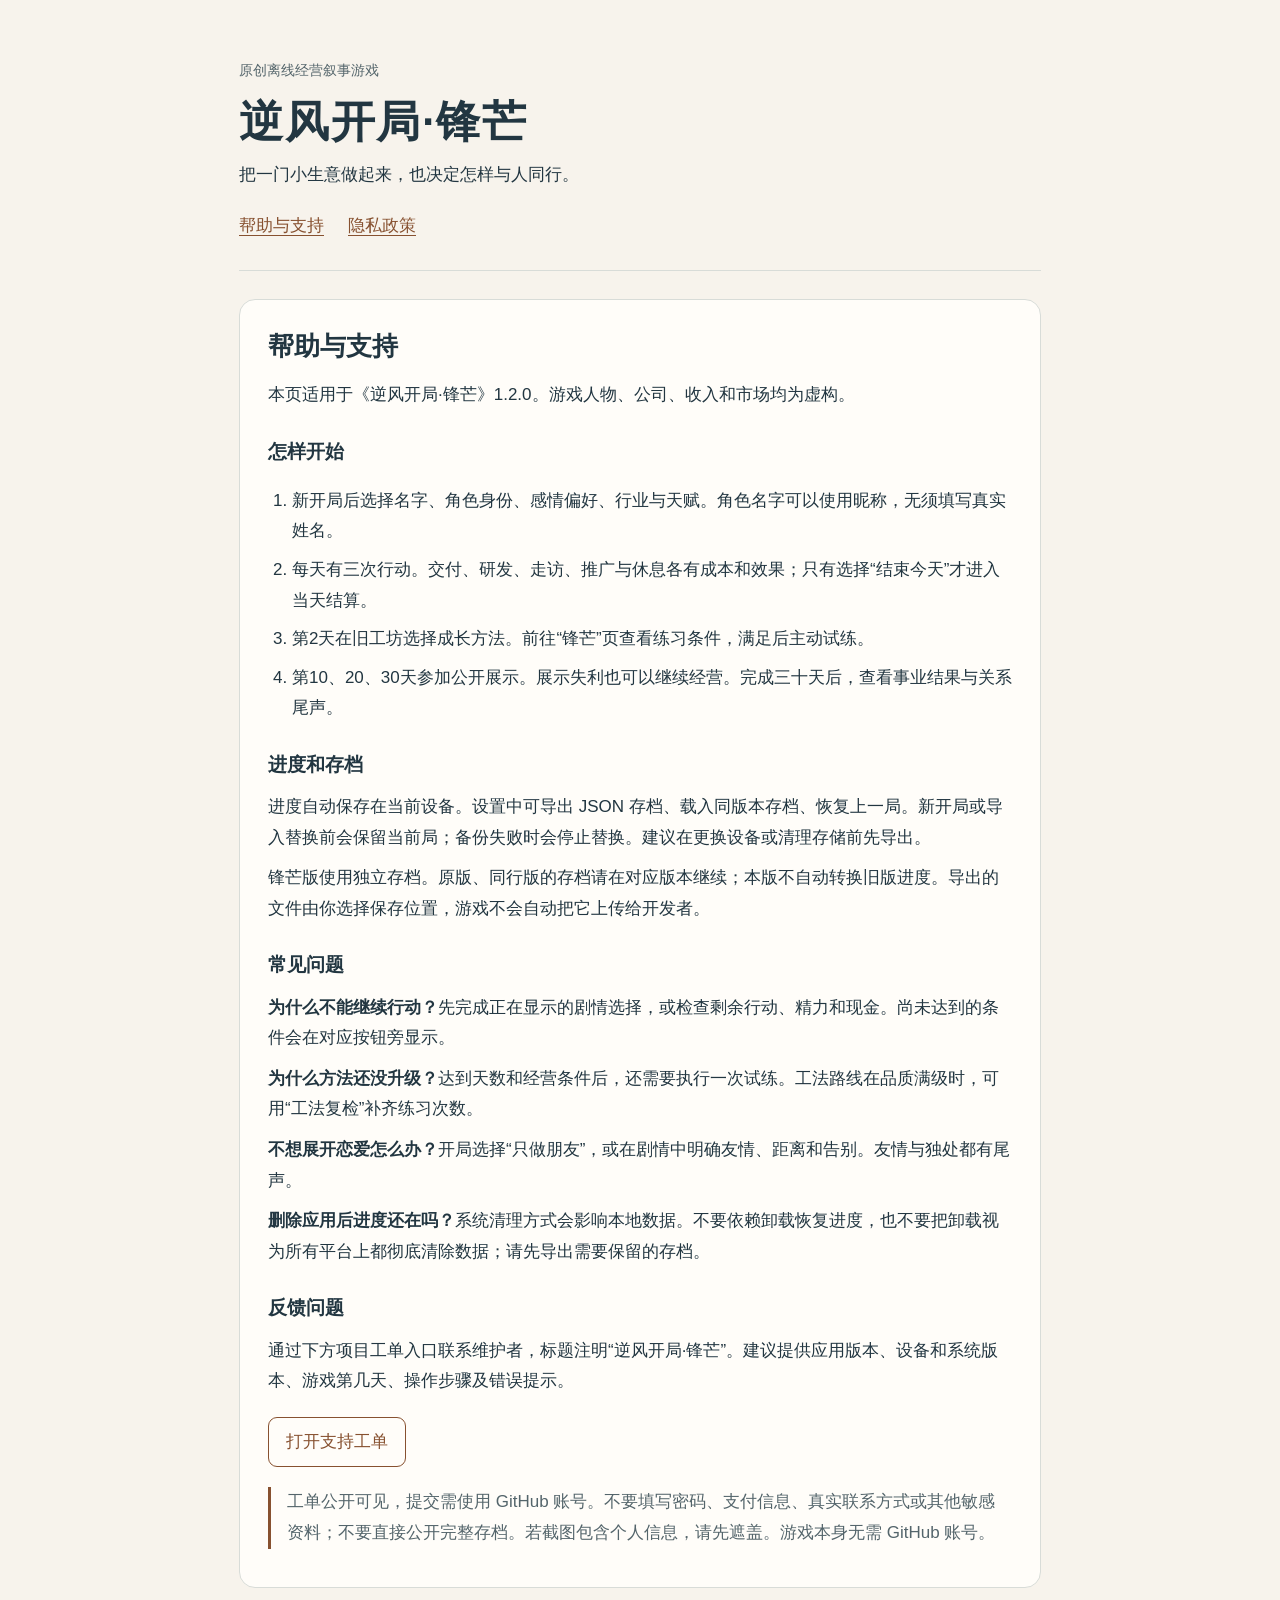
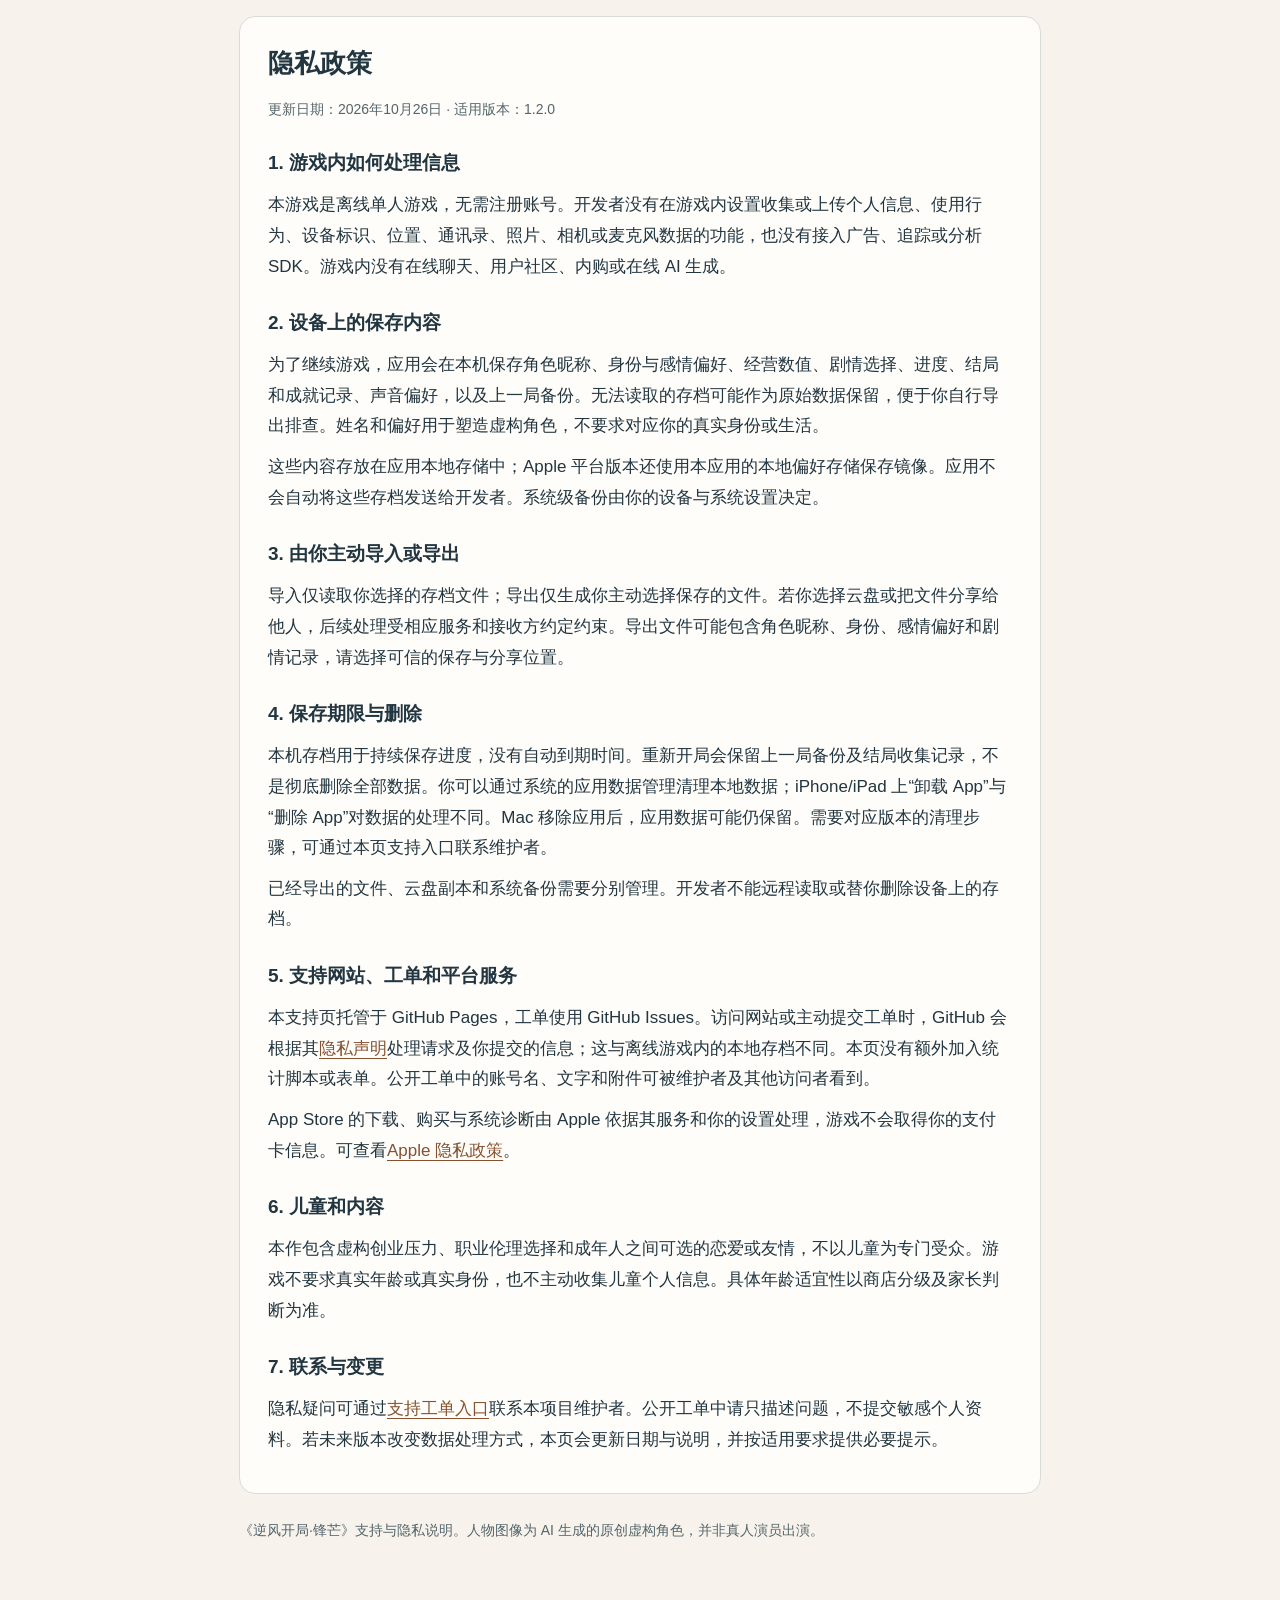
<file: ios/against-wind-rise.html>
<!doctype html>
<html lang="zh-CN">
<head>
<meta charset="utf-8">
<meta name="viewport" content="width=device-width,initial-scale=1">
<meta name="description" content="逆风开局·锋芒的玩法帮助、支持入口与隐私政策。">
<title>逆风开局·锋芒 — 支持与隐私</title>
<style>
:root{color-scheme:light dark;--bg:#f7f3ec;--paper:#fffdf9;--text:#223641;--muted:#54656b;--line:#d8dcd8;--accent:#875130}*{box-sizing:border-box}body{margin:0;background:var(--bg);color:var(--text);font:17px/1.8 -apple-system,BlinkMacSystemFont,"PingFang SC","Microsoft YaHei",sans-serif}main{max-width:850px;margin:0 auto;padding:48px 24px 64px}header{border-bottom:1px solid var(--line);padding-bottom:28px}h1{font-size:clamp(30px,6vw,44px);letter-spacing:.04em;line-height:1.3;margin:10px 0}h2{font-size:26px;line-height:1.4;margin:0 0 16px}h3{font-size:19px;margin:24px 0 8px}p{margin:10px 0}a{color:var(--accent);text-underline-offset:4px}a:focus-visible{outline:3px solid var(--accent);outline-offset:4px}nav{display:flex;gap:24px;flex-wrap:wrap;margin-top:20px}.meta,footer{color:var(--muted);font-size:14px}section{background:var(--paper);border:1px solid var(--line);border-radius:16px;padding:28px;margin-top:28px;scroll-margin-top:20px}ul,ol{padding-left:24px}li{margin:8px 0}.button{display:inline-block;border:1px solid var(--accent);border-radius:9px;padding:9px 17px;text-decoration:none;margin:10px 0}.note{border-left:3px solid var(--accent);padding-left:16px;color:var(--muted)}footer{padding-top:24px}@media(prefers-color-scheme:dark){:root{--bg:#17232a;--paper:#1e2e36;--text:#f1e8dc;--muted:#c0c9cc;--line:#42545c;--accent:#efbc89}}@media(max-width:500px){main{padding:28px 18px 48px}section{padding:22px 18px}}
</style>
</head>
<body><main>
<header><p class="meta">原创离线经营叙事游戏</p><h1>逆风开局·锋芒</h1><p>把一门小生意做起来，也决定怎样与人同行。</p><nav aria-label="页面导航"><a href="#support">帮助与支持</a><a href="#privacy">隐私政策</a></nav></header>
<section id="support" aria-labelledby="support-title">
<h2 id="support-title">帮助与支持</h2>
<p>本页适用于《逆风开局·锋芒》1.2.0。游戏人物、公司、收入和市场均为虚构。</p>
<h3>怎样开始</h3><ol><li>新开局后选择名字、角色身份、感情偏好、行业与天赋。角色名字可以使用昵称，无须填写真实姓名。</li><li>每天有三次行动。交付、研发、走访、推广与休息各有成本和效果；只有选择“结束今天”才进入当天结算。</li><li>第2天在旧工坊选择成长方法。前往“锋芒”页查看练习条件，满足后主动试练。</li><li>第10、20、30天参加公开展示。展示失利也可以继续经营。完成三十天后，查看事业结果与关系尾声。</li></ol>
<h3>进度和存档</h3><p>进度自动保存在当前设备。设置中可导出 JSON 存档、载入同版本存档、恢复上一局。新开局或导入替换前会保留当前局；备份失败时会停止替换。建议在更换设备或清理存储前先导出。</p><p>锋芒版使用独立存档。原版、同行版的存档请在对应版本继续；本版不自动转换旧版进度。导出的文件由你选择保存位置，游戏不会自动把它上传给开发者。</p>
<h3>常见问题</h3><p><strong>为什么不能继续行动？</strong>先完成正在显示的剧情选择，或检查剩余行动、精力和现金。尚未达到的条件会在对应按钮旁显示。</p><p><strong>为什么方法还没升级？</strong>达到天数和经营条件后，还需要执行一次试练。工法路线在品质满级时，可用“工法复检”补齐练习次数。</p><p><strong>不想展开恋爱怎么办？</strong>开局选择“只做朋友”，或在剧情中明确友情、距离和告别。友情与独处都有尾声。</p><p><strong>删除应用后进度还在吗？</strong>系统清理方式会影响本地数据。不要依赖卸载恢复进度，也不要把卸载视为所有平台上都彻底清除数据；请先导出需要保留的存档。</p>
<h3>反馈问题</h3><p>通过下方项目工单入口联系维护者，标题注明“逆风开局·锋芒”。建议提供应用版本、设备和系统版本、游戏第几天、操作步骤及错误提示。</p><a class="button" href="https://github.com/a3152557994-ship-it/midnight-signal-web/issues">打开支持工单</a><p class="note">工单公开可见，提交需使用 GitHub 账号。不要填写密码、支付信息、真实联系方式或其他敏感资料；不要直接公开完整存档。若截图包含个人信息，请先遮盖。游戏本身无需 GitHub 账号。</p>
</section>
<section id="privacy" aria-labelledby="privacy-title">
<h2 id="privacy-title">隐私政策</h2><p class="meta">更新日期：2026年10月26日 · 适用版本：1.2.0</p>
<h3>1. 游戏内如何处理信息</h3><p>本游戏是离线单人游戏，无需注册账号。开发者没有在游戏内设置收集或上传个人信息、使用行为、设备标识、位置、通讯录、照片、相机或麦克风数据的功能，也没有接入广告、追踪或分析 SDK。游戏内没有在线聊天、用户社区、内购或在线 AI 生成。</p>
<h3>2. 设备上的保存内容</h3><p>为了继续游戏，应用会在本机保存角色昵称、身份与感情偏好、经营数值、剧情选择、进度、结局和成就记录、声音偏好，以及上一局备份。无法读取的存档可能作为原始数据保留，便于你自行导出排查。姓名和偏好用于塑造虚构角色，不要求对应你的真实身份或生活。</p><p>这些内容存放在应用本地存储中；Apple 平台版本还使用本应用的本地偏好存储保存镜像。应用不会自动将这些存档发送给开发者。系统级备份由你的设备与系统设置决定。</p>
<h3>3. 由你主动导入或导出</h3><p>导入仅读取你选择的存档文件；导出仅生成你主动选择保存的文件。若你选择云盘或把文件分享给他人，后续处理受相应服务和接收方约定约束。导出文件可能包含角色昵称、身份、感情偏好和剧情记录，请选择可信的保存与分享位置。</p>
<h3>4. 保存期限与删除</h3><p>本机存档用于持续保存进度，没有自动到期时间。重新开局会保留上一局备份及结局收集记录，不是彻底删除全部数据。你可以通过系统的应用数据管理清理本地数据；iPhone/iPad 上“卸载 App”与“删除 App”对数据的处理不同。Mac 移除应用后，应用数据可能仍保留。需要对应版本的清理步骤，可通过本页支持入口联系维护者。</p><p>已经导出的文件、云盘副本和系统备份需要分别管理。开发者不能远程读取或替你删除设备上的存档。</p>
<h3>5. 支持网站、工单和平台服务</h3><p>本支持页托管于 GitHub Pages，工单使用 GitHub Issues。访问网站或主动提交工单时，GitHub 会根据其<a href="https://docs.github.com/en/site-policy/privacy-policies/github-general-privacy-statement">隐私声明</a>处理请求及你提交的信息；这与离线游戏内的本地存档不同。本页没有额外加入统计脚本或表单。公开工单中的账号名、文字和附件可被维护者及其他访问者看到。</p><p>App Store 的下载、购买与系统诊断由 Apple 依据其服务和你的设置处理，游戏不会取得你的支付卡信息。可查看<a href="https://www.apple.com/legal/privacy/">Apple 隐私政策</a>。</p>
<h3>6. 儿童和内容</h3><p>本作包含虚构创业压力、职业伦理选择和成年人之间可选的恋爱或友情，不以儿童为专门受众。游戏不要求真实年龄或真实身份，也不主动收集儿童个人信息。具体年龄适宜性以商店分级及家长判断为准。</p>
<h3>7. 联系与变更</h3><p>隐私疑问可通过<a href="https://github.com/a3152557994-ship-it/midnight-signal-web/issues">支持工单入口</a>联系本项目维护者。公开工单中请只描述问题，不提交敏感个人资料。若未来版本改变数据处理方式，本页会更新日期与说明，并按适用要求提供必要提示。</p>
</section><footer>《逆风开局·锋芒》支持与隐私说明。人物图像为 AI 生成的原创虚构角色，并非真人演员出演。</footer>
</main></body></html>
</file>
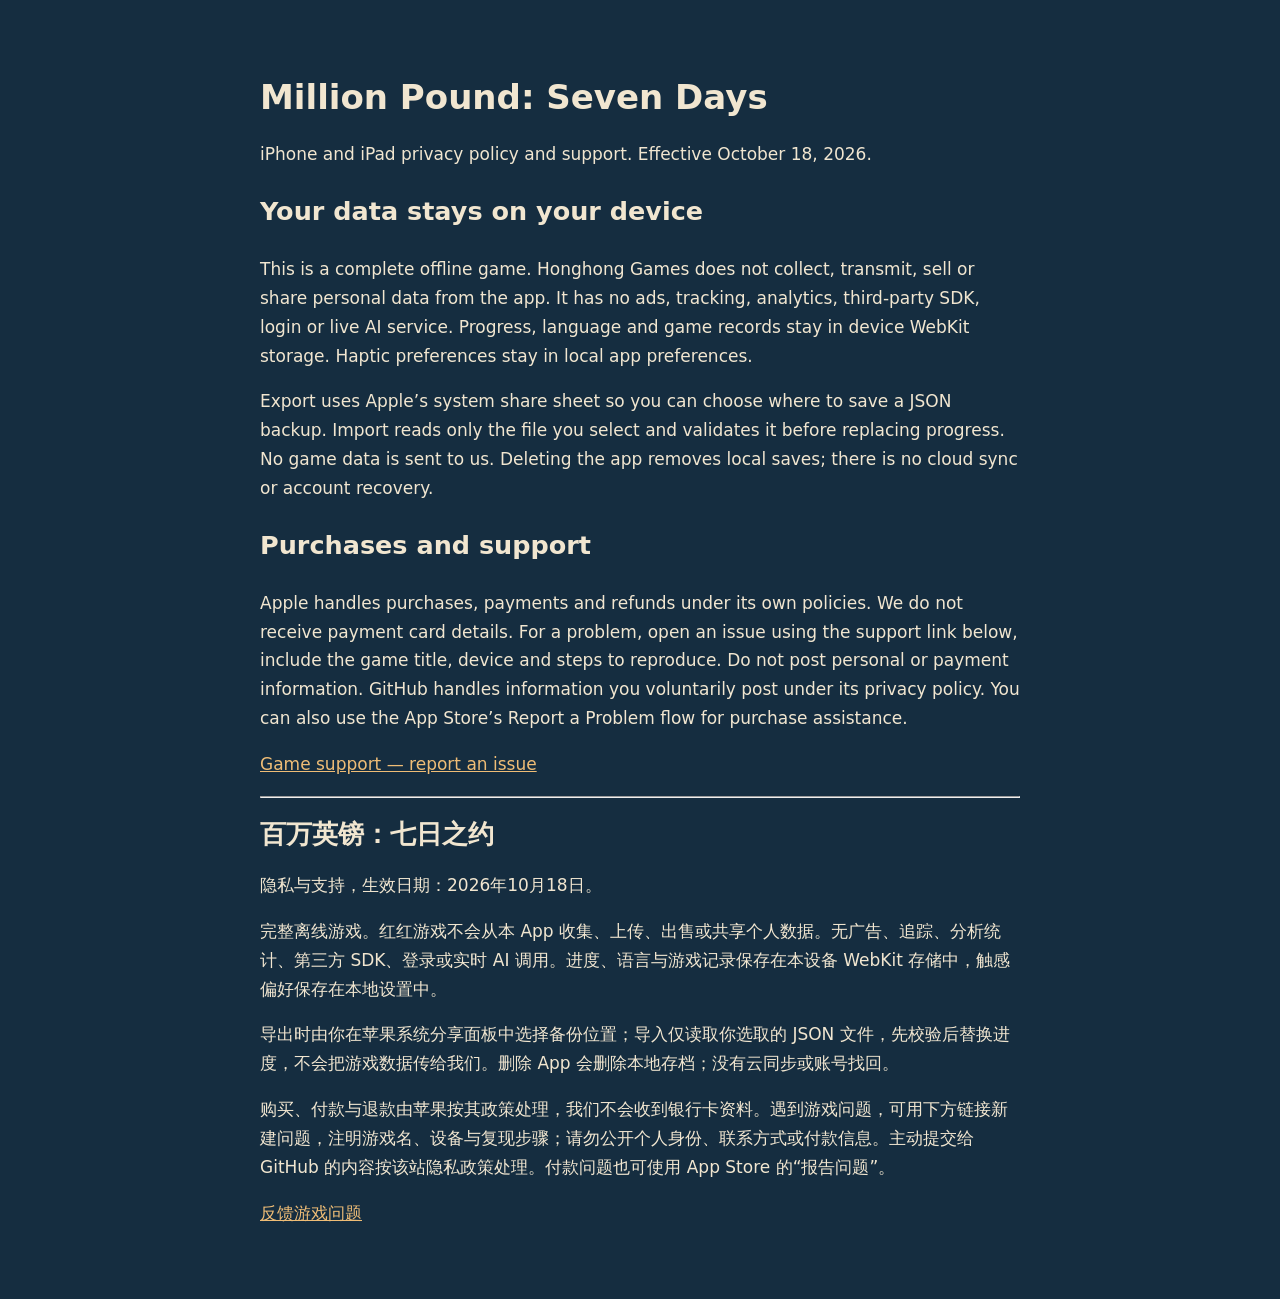
<file: ios/million-pound.html>
<!doctype html><html lang="en"><meta charset="utf-8"><meta name="viewport" content="width=device-width,initial-scale=1"><title>Million Pound: Seven Days — Privacy and Support</title><style>body{background:#152d40;color:#f1e6d0;font:17px/1.7 system-ui;max-width:760px;margin:30px auto;padding:24px}a{color:#efbd76}h1{line-height:1.2}</style><h1>Million Pound: Seven Days</h1><p>iPhone and iPad privacy policy and support. Effective October 18, 2026.</p><h2>Your data stays on your device</h2><p>This is a complete offline game. Honghong Games does not collect, transmit, sell or share personal data from the app. It has no ads, tracking, analytics, third-party SDK, login or live AI service. Progress, language and game records stay in device WebKit storage. Haptic preferences stay in local app preferences.</p><p>Export uses Apple’s system share sheet so you can choose where to save a JSON backup. Import reads only the file you select and validates it before replacing progress. No game data is sent to us. Deleting the app removes local saves; there is no cloud sync or account recovery.</p><h2>Purchases and support</h2><p>Apple handles purchases, payments and refunds under its own policies. We do not receive payment card details. For a problem, open an issue using the support link below, include the game title, device and steps to reproduce. Do not post personal or payment information. GitHub handles information you voluntarily post under its privacy policy. You can also use the App Store’s Report a Problem flow for purchase assistance.</p><p><a href="https://github.com/a3152557994-ship-it/midnight-signal-web/issues">Game support — report an issue</a></p><hr><section lang="zh-CN"><h1>百万英镑：七日之约</h1><p>隐私与支持，生效日期：2026年10月18日。</p><p>完整离线游戏。红红游戏不会从本 App 收集、上传、出售或共享个人数据。无广告、追踪、分析统计、第三方 SDK、登录或实时 AI 调用。进度、语言与游戏记录保存在本设备 WebKit 存储中，触感偏好保存在本地设置中。</p><p>导出时由你在苹果系统分享面板中选择备份位置；导入仅读取你选取的 JSON 文件，先校验后替换进度，不会把游戏数据传给我们。删除 App 会删除本地存档；没有云同步或账号找回。</p><p>购买、付款与退款由苹果按其政策处理，我们不会收到银行卡资料。遇到游戏问题，可用下方链接新建问题，注明游戏名、设备与复现步骤；请勿公开个人身份、联系方式或付款信息。主动提交给 GitHub 的内容按该站隐私政策处理。付款问题也可使用 App Store 的“报告问题”。</p><p><a href="https://github.com/a3152557994-ship-it/midnight-signal-web/issues">反馈游戏问题</a></p></section></html>
</file>
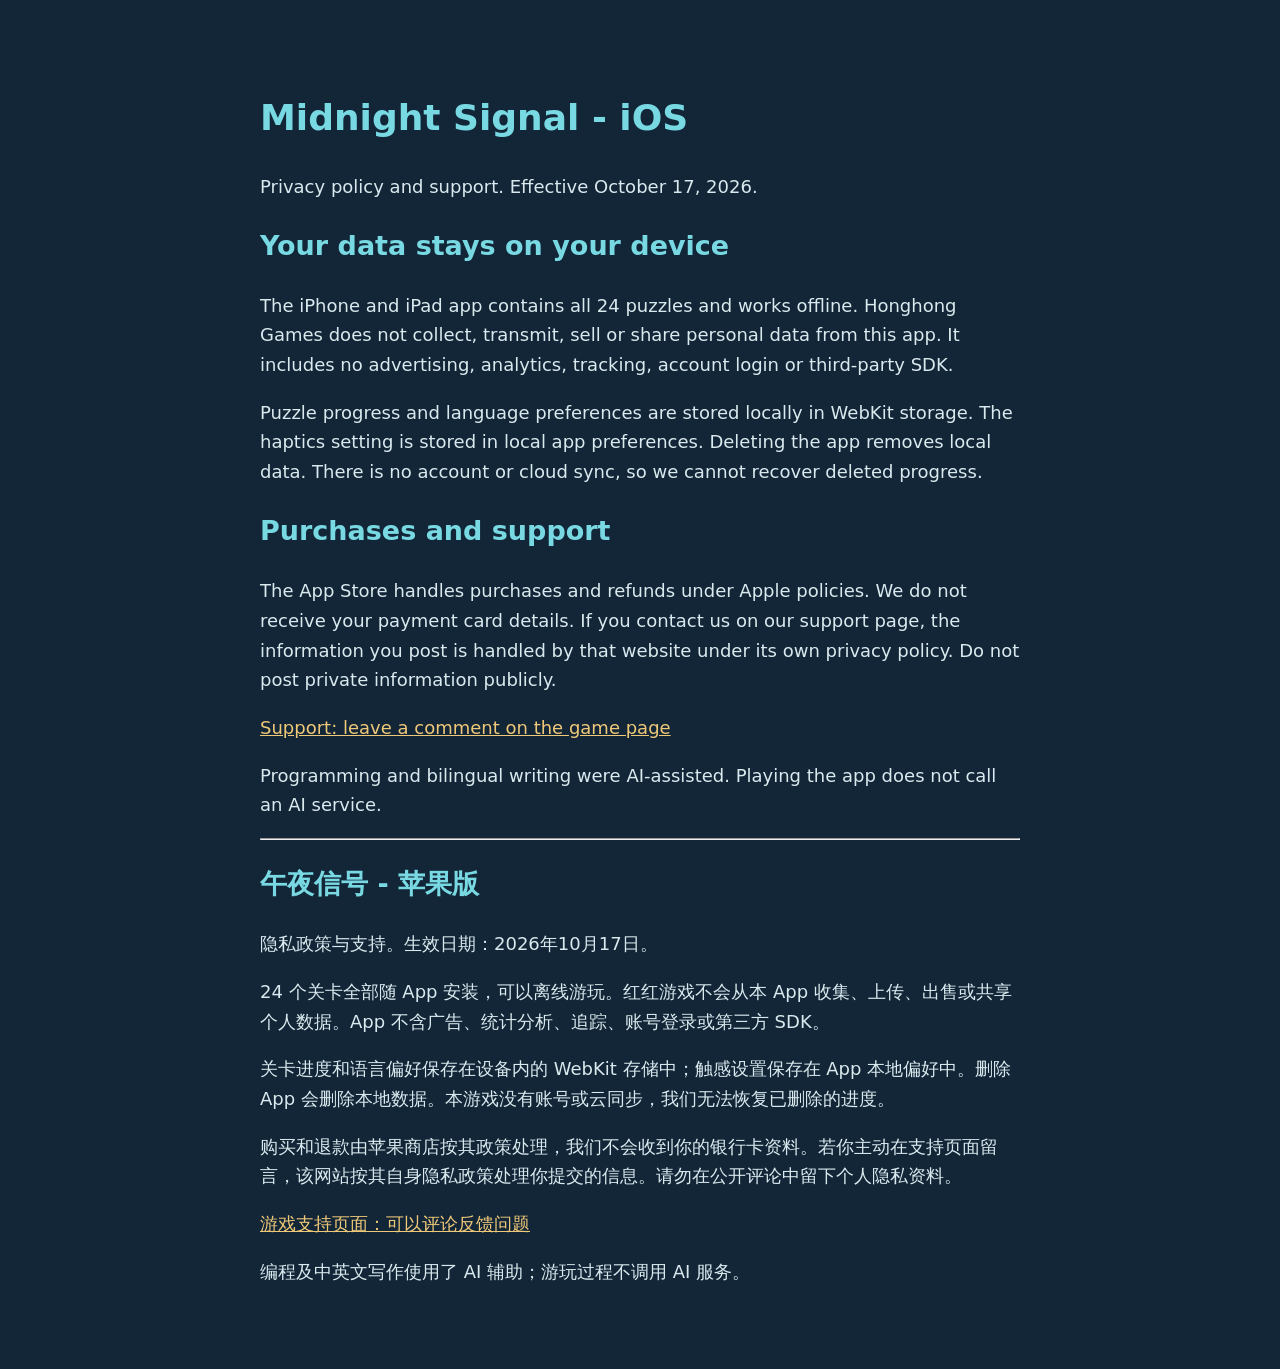
<file: ios/privacy.html>
<!doctype html><html lang="en"><meta charset="utf-8"><meta name="viewport" content="width=device-width,initial-scale=1"><title>Midnight Signal - iOS Privacy and Support</title><style>body{background:#122638;color:#dae9ed;font:18px/1.65 system-ui;max-width:760px;margin:40px auto;padding:24px}h1,h2{color:#78d9e3}a{color:#efc878}</style><h1>Midnight Signal - iOS</h1><p>Privacy policy and support. Effective October 17, 2026.</p><h2>Your data stays on your device</h2><p>The iPhone and iPad app contains all 24 puzzles and works offline. Honghong Games does not collect, transmit, sell or share personal data from this app. It includes no advertising, analytics, tracking, account login or third-party SDK.</p><p>Puzzle progress and language preferences are stored locally in WebKit storage. The haptics setting is stored in local app preferences. Deleting the app removes local data. There is no account or cloud sync, so we cannot recover deleted progress.</p><h2>Purchases and support</h2><p>The App Store handles purchases and refunds under Apple policies. We do not receive your payment card details. If you contact us on our support page, the information you post is handled by that website under its own privacy policy. Do not post private information publicly.</p><p><a href="https://a3152557994-ship-it.itch.io/midnight-signal">Support: leave a comment on the game page</a></p><p>Programming and bilingual writing were AI-assisted. Playing the app does not call an AI service.</p><hr><section lang="zh-CN"><h1>午夜信号 - 苹果版</h1><p>隐私政策与支持。生效日期：2026年10月17日。</p><p>24 个关卡全部随 App 安装，可以离线游玩。红红游戏不会从本 App 收集、上传、出售或共享个人数据。App 不含广告、统计分析、追踪、账号登录或第三方 SDK。</p><p>关卡进度和语言偏好保存在设备内的 WebKit 存储中；触感设置保存在 App 本地偏好中。删除 App 会删除本地数据。本游戏没有账号或云同步，我们无法恢复已删除的进度。</p><p>购买和退款由苹果商店按其政策处理，我们不会收到你的银行卡资料。若你主动在支持页面留言，该网站按其自身隐私政策处理你提交的信息。请勿在公开评论中留下个人隐私资料。</p><p><a href="https://a3152557994-ship-it.itch.io/midnight-signal">游戏支持页面：可以评论反馈问题</a></p><p>编程及中英文写作使用了 AI 辅助；游玩过程不调用 AI 服务。</p></section></html>
</file>
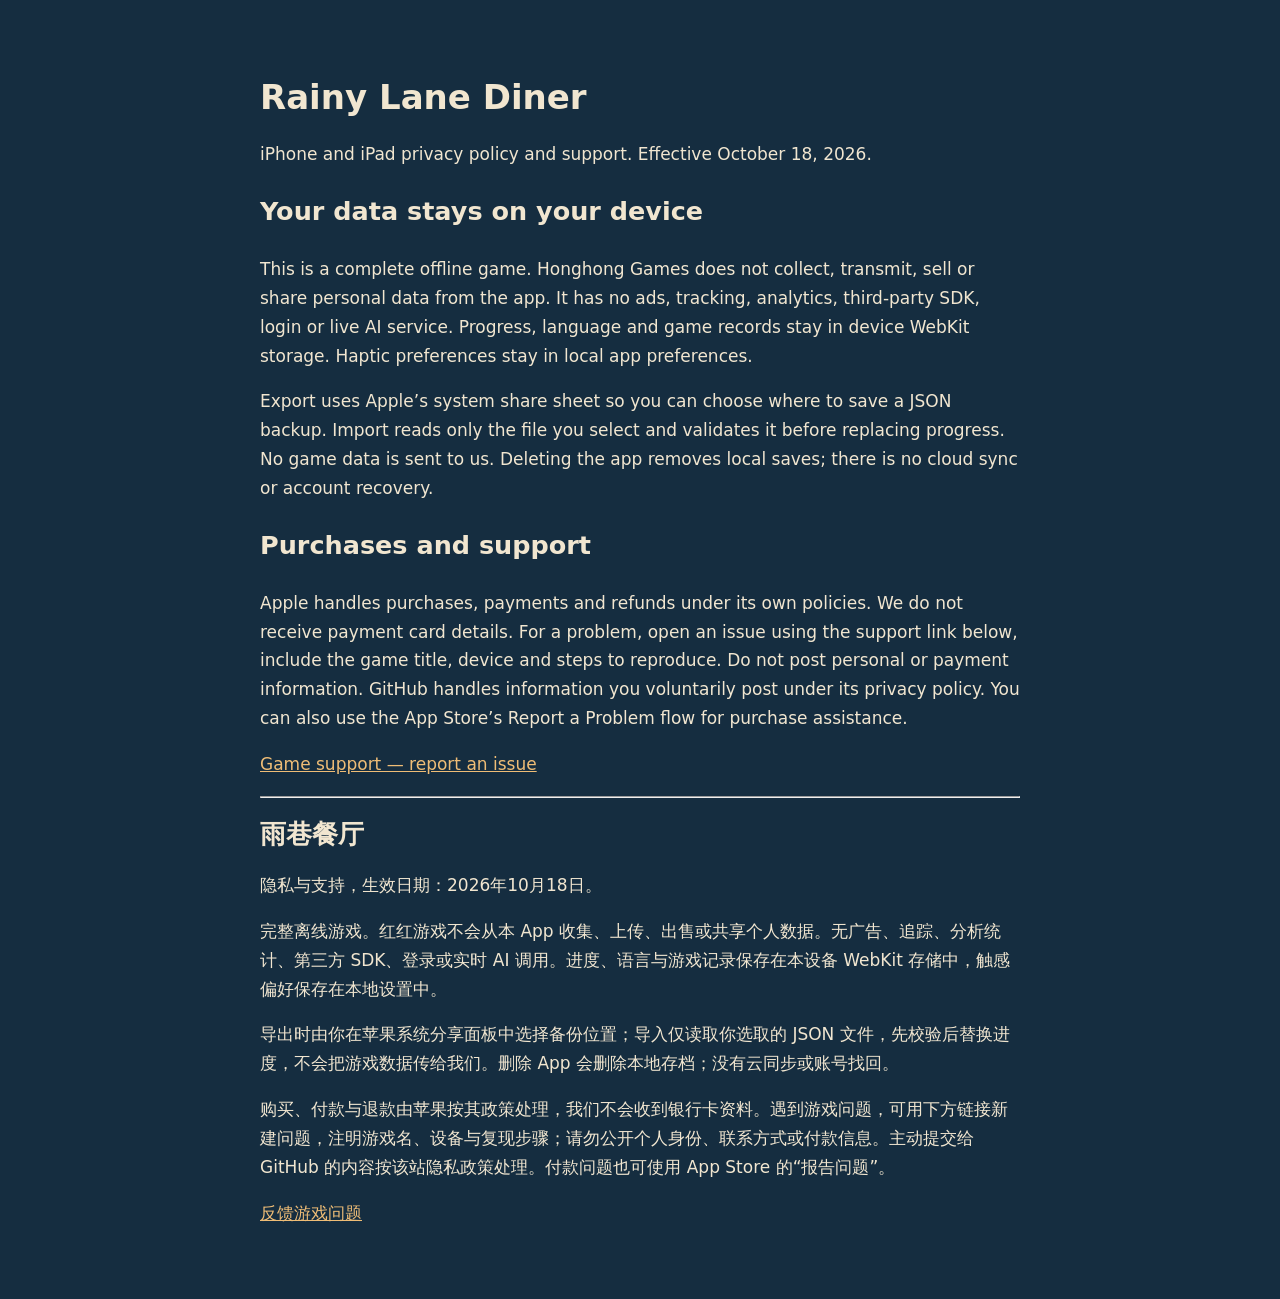
<file: ios/rainy-lane-diner.html>
<!doctype html><html lang="en"><meta charset="utf-8"><meta name="viewport" content="width=device-width,initial-scale=1"><title>Rainy Lane Diner — Privacy and Support</title><style>body{background:#152d40;color:#f1e6d0;font:17px/1.7 system-ui;max-width:760px;margin:30px auto;padding:24px}a{color:#efbd76}h1{line-height:1.2}</style><h1>Rainy Lane Diner</h1><p>iPhone and iPad privacy policy and support. Effective October 18, 2026.</p><h2>Your data stays on your device</h2><p>This is a complete offline game. Honghong Games does not collect, transmit, sell or share personal data from the app. It has no ads, tracking, analytics, third-party SDK, login or live AI service. Progress, language and game records stay in device WebKit storage. Haptic preferences stay in local app preferences.</p><p>Export uses Apple’s system share sheet so you can choose where to save a JSON backup. Import reads only the file you select and validates it before replacing progress. No game data is sent to us. Deleting the app removes local saves; there is no cloud sync or account recovery.</p><h2>Purchases and support</h2><p>Apple handles purchases, payments and refunds under its own policies. We do not receive payment card details. For a problem, open an issue using the support link below, include the game title, device and steps to reproduce. Do not post personal or payment information. GitHub handles information you voluntarily post under its privacy policy. You can also use the App Store’s Report a Problem flow for purchase assistance.</p><p><a href="https://github.com/a3152557994-ship-it/midnight-signal-web/issues">Game support — report an issue</a></p><hr><section lang="zh-CN"><h1>雨巷餐厅</h1><p>隐私与支持，生效日期：2026年10月18日。</p><p>完整离线游戏。红红游戏不会从本 App 收集、上传、出售或共享个人数据。无广告、追踪、分析统计、第三方 SDK、登录或实时 AI 调用。进度、语言与游戏记录保存在本设备 WebKit 存储中，触感偏好保存在本地设置中。</p><p>导出时由你在苹果系统分享面板中选择备份位置；导入仅读取你选取的 JSON 文件，先校验后替换进度，不会把游戏数据传给我们。删除 App 会删除本地存档；没有云同步或账号找回。</p><p>购买、付款与退款由苹果按其政策处理，我们不会收到银行卡资料。遇到游戏问题，可用下方链接新建问题，注明游戏名、设备与复现步骤；请勿公开个人身份、联系方式或付款信息。主动提交给 GitHub 的内容按该站隐私政策处理。付款问题也可使用 App Store 的“报告问题”。</p><p><a href="https://github.com/a3152557994-ship-it/midnight-signal-web/issues">反馈游戏问题</a></p></section></html>
</file>
<file: style.css>
:root{color-scheme:dark;--night:#122638;--chassis:#243e50;--inset:#304e61;--signal:#75d9e3;--amber:#e9b76b;--text:#dce7ea;--muted:#a1b6c2;--body:-apple-system,BlinkMacSystemFont,"Segoe UI","PingFang SC","Microsoft YaHei",sans-serif;--display:"Avenir Next Condensed","Arial Narrow","PingFang SC",sans-serif;--numbers:"SFMono-Regular",Consolas,monospace}
*{box-sizing:border-box}[hidden]{display:none!important}body{margin:0;background:var(--night);color:var(--text);font-family:var(--body);font-size:14px;line-height:1.6}button,select,a{font:inherit}button,select{color:inherit}button{cursor:pointer}button:disabled{cursor:default;opacity:.43}button:focus-visible,select:focus-visible,a:focus-visible{outline:3px solid var(--amber);outline-offset:3px}button{touch-action:manipulation}h1,h2,p{margin:0}a{color:var(--signal)}.station{max-width:1200px;margin:auto;padding:27px 32px 18px}.station-header{display:flex;align-items:center;justify-content:space-between;gap:24px;margin-bottom:24px}.identity{display:flex;align-items:center;gap:14px}.station-mark{width:43px;flex-shrink:0;fill:none;stroke:var(--signal);stroke-width:3;stroke-linejoin:round;stroke-linecap:round}.identity h1{font:800 32px/1.1 var(--display);letter-spacing:.04em}.identity p{font-size:11px;margin-top:7px;color:var(--muted)}nav{display:flex;gap:7px;align-items:center;flex-wrap:wrap;justify-content:flex-end}.small-control,select{border:1px solid #557083;background:#1a3244;border-radius:4px;padding:8px 12px;min-height:38px;font-size:12px}.small-control:hover{background:#304e61}select{padding:7px 9px;color:var(--signal)}.console{display:grid;grid-template-columns:244px minmax(0,1fr);border:1px solid #5d7787;border-radius:12px;background:var(--chassis);box-shadow:0 18px 45px #05172780,inset 0 1px 0 #a8bcc535;overflow:hidden}.operator-panel{padding:30px 25px;background:linear-gradient(120deg,#2b475a,#243e50);border-right:1px solid #597385;display:flex;flex-direction:column;align-items:stretch}.channel-readout{font-family:var(--numbers);display:flex;align-items:baseline;gap:12px;border-bottom:1px solid #7395a34a;padding-bottom:18px;margin-bottom:23px;flex-wrap:wrap}.channel-readout>span:first-child{color:var(--muted);font:12px var(--body)}.channel-readout strong{font-size:52px;line-height:1;color:var(--signal);font-weight:400;letter-spacing:-.08em}.channel-readout>span:last-child{font:10px var(--body);color:var(--muted);flex-basis:100%;margin-top:6px}.operator-panel h2{font-size:22px;line-height:1.4;font-weight:600;margin-bottom:12px}.brief{font-size:13px;color:#c0d0d8;line-height:1.85}.goal{border-left:2px solid var(--signal);padding-left:12px;margin:24px 0 23px}.goal strong{font-size:13px;font-weight:600;color:var(--signal)}.goal p{font-size:12px;color:var(--muted);margin-top:7px;line-height:1.85}.readings{margin:0;padding:0}.readings>div{display:flex;align-items:center;justify-content:space-between;gap:12px;padding:10px 0;border-bottom:1px solid #7191a326}.readings dt{color:var(--muted);font-size:12px}.readings dd{margin:0;font:19px var(--numbers);color:var(--signal)}.readings>div:last-child dd{color:var(--amber)}.run-stats{display:flex;gap:14px;margin:22px 0 7px;color:var(--muted);font-size:11px}.run-stats b{font:16px var(--numbers);color:var(--text)}.best-score{font-size:11px;color:#b5c7d0;margin:6px 0 15px;min-height:1.6em}.save-status{font-size:10px;color:#a0bdad;margin-top:auto;padding-top:15px}.wiring-panel{padding:20px 27px 23px;min-width:0;position:relative;background:#203a4c}.panel-heading{display:flex;align-items:center;justify-content:space-between;gap:15px;font-size:10px;color:var(--muted);margin-bottom:15px}.power-indicator{display:flex;align-items:center;gap:7px}.power-indicator i{height:6px;width:6px;border-radius:50%;background:var(--signal);box-shadow:0 0 7px #75d9e356}.board-frame{background:#112a3c;border:2px solid #142a3a;border-radius:7px;padding:10px;box-shadow:inset 0 2px 8px #091b2b9c,0 1px 0 #7192a059;max-width:662px;margin:auto}.board{display:grid;grid-template-columns:repeat(var(--cols),minmax(0,1fr));gap:2px;max-width:640px;margin:auto;isolation:isolate}.tile{padding:0;border:0;border-radius:3px;aspect-ratio:1;position:relative;background:#2d4a5c;min-width:0;overflow:visible;transition:background .12s;color:#839aa6}.tile:disabled{opacity:1}.tile.is-empty{background:#203b4d;background-image:radial-gradient(#54708155 1px,transparent 1px);background-size:8px 8px}.tile:not(:disabled):hover{background:#3b5d70}.tile.is-powered{color:var(--signal);background:#2b4e60}.tile.is-selected:not(:disabled){box-shadow:inset 0 0 0 1px #d6e7e18a;z-index:1}.tile.is-hint{outline:3px solid var(--amber);outline-offset:-3px;z-index:2}.tile svg{display:block;width:100%;height:100%;overflow:visible;pointer-events:none}.wire-shadow{fill:none;stroke:#152d3d;stroke-width:15;stroke-linecap:round;stroke-linejoin:round}.wire{fill:none;stroke:currentColor;stroke-width:8;stroke-linecap:round;stroke-linejoin:round}.tile.is-powered .wire{filter:drop-shadow(0 0 3px #75d9e344)}.joint{fill:currentColor;stroke:#183b4b;stroke-width:3}.role-background{fill:#193646;stroke:currentColor;stroke-width:3}.source-core{fill:var(--signal)}.receiver-core{fill:#1e3b4c;stroke:currentColor;stroke-width:3}.tile.is-powered .receiver-core{fill:var(--signal)}.open-port{fill:var(--amber);stroke:#193444;stroke-width:2}.fixed-mark{fill:#bccbd2;opacity:.7}.legend{display:flex;flex-wrap:wrap;justify-content:center;gap:10px 19px;margin:14px 0 19px;font-size:10px;color:#bdced6}.legend>span{display:flex;align-items:center;gap:6px}.source-symbol{height:10px;width:10px;background:var(--signal);border-radius:50%;box-shadow:0 0 0 2px #132e3f,0 0 0 3px var(--signal)}.receiver-symbol{height:10px;width:10px;border:2px solid var(--signal);transform:rotate(45deg)}.open-symbol{height:7px;width:7px;border-radius:50%;background:var(--amber)}.lock-symbol{font-style:normal;font-size:12px;line-height:1;color:#bac9d0}.action-bar{display:grid;grid-template-columns:repeat(3,1fr);gap:9px;max-width:640px;margin:auto}.action{border:1px solid #627e8e;background:#304d60;padding:11px 15px;border-radius:4px;min-height:44px;color:var(--text);text-align:center;text-decoration:none;font-size:12px;box-shadow:inset 0 1px 0 #94aab32b,0 2px 0 #132d3d}.action:hover:not(:disabled){background:#3e6074}.hint-action{color:#f1c888;border-color:#a18d69;background:#3d4b50}.hint-action:hover:not(:disabled){background:#535a55}.interaction-note{font-size:10px;color:#a4bac6;text-align:center;line-height:1.8;margin:13px auto 0;max-width:580px}.signal-status{text-align:center;font-size:12px;color:var(--signal);min-height:24px;margin-top:12px}.signal-status.is-waiting{color:var(--muted)}.next-control{display:block;margin:8px auto 0;border:0;background:none;color:var(--signal);text-decoration:underline;text-underline-offset:4px;padding:8px 18px}.board-frame.is-solved{border-color:#68b2be;box-shadow:0 0 18px #75d9e329,inset 0 2px 8px #091b2b9c}.completion{border-top:1px solid #6d8b9b;margin-top:17px;padding-top:18px;text-align:center}.completion h2{font-size:22px;color:var(--signal);margin-bottom:9px}.completion p{font-size:13px;color:#bfd0d9;max-width:500px;margin:0 auto 16px;line-height:1.9}.completion .action{display:inline-block;margin:5px}.station>footer{display:flex;justify-content:space-between;gap:20px;color:#829eaf;font-size:10px;padding:17px 5px 0}dialog{padding:27px;background:#223e51;color:var(--text);border:1px solid #74909f;border-radius:9px;max-width:760px;width:calc(100% - 28px);max-height:87svh;box-shadow:0 24px 90px #06172599}dialog::backdrop{background:#071c2cc9;backdrop-filter:blur(3px)}.dialog-head{display:flex;justify-content:space-between;align-items:flex-start;gap:20px;margin-bottom:23px}.dialog-head h2{font:600 27px/1.3 var(--display)}.dialog-head p{font-size:12px;color:var(--muted);margin-top:8px}.dialog-head .close-dialog{border:0;background:none;color:var(--muted);font-size:28px;line-height:1;min-width:30px;min-height:30px}.level-list{display:grid;grid-template-columns:repeat(4,minmax(0,1fr));gap:9px}.level-choice{border:1px solid #617e90;background:#2d4c60;color:#c6d9e2;text-align:left;border-radius:4px;padding:12px;min-height:86px}.level-choice.is-current{border-color:var(--amber);box-shadow:inset 0 0 0 1px var(--amber)}.level-choice.is-cleared{background:#2e5360}.level-choice strong{font:22px var(--numbers);color:var(--signal);display:flex;align-items:center;justify-content:space-between}.level-choice strong i{font:15px var(--body);font-style:normal}.level-choice span{display:block;font-size:11px;line-height:1.5;margin-top:6px}.dialog-foot{display:flex;align-items:center;justify-content:flex-end;gap:14px;margin-top:22px}.dialog-foot>span{margin-right:auto;font-size:11px;color:var(--muted)}.help-list{padding-left:23px;font-size:14px;color:#c6d9e2}.help-list li{padding-left:5px;margin:0 0 15px;line-height:1.9}.credits{font-size:11px;color:var(--muted);padding-top:14px;border-top:1px solid #6a879756;margin:10px 0 20px}.compact{max-width:460px}.compact>p{font-size:13px;line-height:1.9;color:#bfd1db}#toast{position:fixed;bottom:22px;left:50%;transform:translateX(-50%);max-width:min(90vw,580px);background:#e9b76b;color:#1b3444;padding:12px 20px;border-radius:5px;font-size:12px;box-shadow:0 8px 30px #051c2c99;z-index:20}
@media(min-width:1100px){.wiring-panel{padding:24px 38px 25px}.operator-panel{padding:34px 29px}.console{grid-template-columns:265px minmax(0,1fr)}}
@media(max-width:900px){.station{padding:20px 20px 15px}.station-header{gap:18px}.identity h1{font-size:28px}.identity p{font-size:10px}.station-mark{width:33px}.console{grid-template-columns:205px minmax(0,1fr)}.operator-panel{padding:24px 18px}.wiring-panel{padding:18px 16px}.operator-panel h2{font-size:19px}.brief{font-size:12px}.goal{margin:19px 0}.channel-readout strong{font-size:44px}.small-control{padding:7px 9px}.board-frame{padding:7px}.legend{gap:10px 13px}.action{padding:10px 8px}.run-stats{gap:8px;flex-wrap:wrap}}
@media(max-width:680px){.station{padding:16px 12px 13px}.station-header{flex-wrap:wrap;gap:15px;margin-bottom:18px}.identity{gap:10px}.identity h1{font-size:29px}.identity p{font-size:10px}.station-header nav{width:100%;justify-content:space-between;gap:7px}.station-header nav>*{flex:1}.small-control,select{font-size:11px;padding:8px 9px}.console{display:block;border-radius:8px}.operator-panel{border-right:0;border-bottom:1px solid #617f90;padding:18px 18px 16px;display:grid;grid-template-columns:1fr auto;gap:0 18px}.channel-readout{border:0;margin:0 0 9px;padding:0;gap:8px;grid-row:1/3;grid-column:2;justify-content:flex-end;text-align:right;align-content:start}.channel-readout strong{font-size:35px}.channel-readout>span:last-child{font-size:9px;margin:0}.operator-panel h2{font-size:20px;margin:0 0 6px;grid-column:1}.brief{font-size:11px;line-height:1.7;grid-column:1}.goal{grid-column:1/-1;border:0;border-top:1px solid #a4bac633;padding:10px 0 0;margin:12px 0 0}.goal strong{font-size:12px;display:inline}.goal p{font-size:11px;line-height:1.7;display:inline;margin:0 0 0 8px}.readings{display:flex;grid-column:1/-1;justify-content:space-between;gap:12px;margin-top:12px}.readings>div{border:0;padding:0;gap:8px}.readings dt{font-size:10px}.readings dd{font-size:15px}.run-stats{grid-column:1;gap:15px;margin:9px 0 0;font-size:10px}.run-stats b{font-size:12px}.best-score{grid-column:2;grid-row:auto;margin:9px 0 0;font-size:9px;text-align:right}.save-status{grid-column:1/-1;margin:6px 0 0;padding:0;font-size:9px}.wiring-panel{padding:13px 10px 15px}.panel-heading{font-size:9px;margin:0 4px 10px}.board-frame{padding:5px;border-width:1px}.board{gap:1px}.legend{font-size:9px;gap:11px;margin:12px 0 14px}.action-bar{gap:7px}.action{font-size:12px;padding:10px 8px}.interaction-note{font-size:9px;margin-top:11px}.signal-status{font-size:11px;margin-top:10px}.station>footer{font-size:9px;padding-top:13px}.level-list{grid-template-columns:repeat(3,minmax(0,1fr));gap:7px}.level-choice{padding:10px;min-height:78px}.level-choice strong{font-size:20px}.level-choice span{font-size:10px}dialog{padding:21px;max-height:90svh}.dialog-head h2{font-size:24px}.help-list{font-size:12px;padding-left:19px}.completion h2{font-size:20px}}
@media(max-width:370px){.station{padding-left:8px;padding-right:8px}.wiring-panel{padding-left:6px;padding-right:6px}.operator-panel{padding-left:13px;padding-right:13px}.readings{gap:6px}.readings>div{gap:5px}.readings dd{font-size:14px}.goal p{display:block;margin:4px 0 0}.board-frame{padding:3px}.legend{gap:9px}.level-list{grid-template-columns:repeat(2,minmax(0,1fr))}}
@media(prefers-reduced-motion:reduce){*{transition:none!important;animation:none!important;scroll-behavior:auto!important}}
@media(min-width:681px){.board-frame{max-width:min(662px,calc(100svh - 400px))}}
@media(min-width:681px) and (max-height:820px){.station{padding-top:16px;padding-bottom:10px}.station-header{margin-bottom:14px}.identity h1{font-size:28px}.identity p{font-size:10px;margin-top:5px}.operator-panel{padding:20px 22px}.channel-readout{padding-bottom:12px;margin-bottom:15px;gap:9px}.channel-readout strong{font-size:36px}.channel-readout>span:last-child{margin-top:3px;font-size:9px}.operator-panel h2{font-size:19px;line-height:1.35;margin-bottom:8px}.brief{font-size:11px;line-height:1.7}.goal{margin:16px 0;padding-left:10px}.goal strong{font-size:12px}.goal p{font-size:11px;line-height:1.65;margin-top:5px}.readings>div{padding:7px 0}.readings dt{font-size:11px}.readings dd{font-size:16px}.run-stats{margin:15px 0 6px;font-size:10px}.run-stats b{font-size:14px}.best-score{font-size:10px;margin:6px 0 10px}.save-status{padding-top:10px;font-size:9px}.wiring-panel{padding:16px 24px 14px}.panel-heading{margin-bottom:10px}.board-frame{max-width:min(600px,calc(100svh - 335px));padding:7px}.legend{margin:10px 0 12px}.interaction-note{margin-top:9px;font-size:9px}.signal-status{min-height:20px;margin-top:8px;font-size:11px}.station>footer{padding-top:10px}}

/* CrazyGames iframe layout. Original paid/download builds are unchanged. */
body{-webkit-user-select:none;user-select:none}
@media(min-width:681px){
.station{height:100svh;padding:10px 16px;display:flex;flex-direction:column;max-width:1440px}
.station-header{flex:none;margin:0 0 10px;gap:15px}.identity h1{font-size:27px}.identity p{display:none}.station-mark{width:32px}
.console{flex:1;min-height:0;grid-template-columns:220px minmax(0,1fr)}.station>footer{display:none}
.operator-panel{padding:15px 18px;min-height:0}.channel-readout{padding-bottom:9px;margin-bottom:10px;gap:8px}.channel-readout strong{font-size:32px}.channel-readout>span:last-child{font-size:10px;margin-top:0}
.operator-panel h2{font-size:18px;margin-bottom:5px}.brief{font-size:11px;line-height:1.55}.goal{margin:12px 0}.goal p{font-size:11px;line-height:1.5}.readings>div{padding:6px 0}.readings dt{font-size:11px}.readings dd{font-size:16px}.run-stats{margin:10px 0 4px;font-size:11px}.best-score{margin:4px 0;font-size:11px}.save-status{font-size:10px;padding-top:8px}
.wiring-panel{padding:10px 18px;overflow:auto}.panel-heading{margin:0 0 6px;font-size:11px;padding-right:112px}.board-frame{max-width:min(662px,calc(100svh - 220px));padding:5px}.legend{margin:7px 0;font-size:11px;gap:14px}.action{min-height:36px;padding:7px 10px;font-size:12px}.action-bar{max-width:520px}.interaction-note{display:none}.signal-status{margin-top:6px;min-height:18px;font-size:11px}.next-control{position:absolute;right:18px;top:1px;font-size:11px;padding:4px}.completion{position:absolute;inset:30px 14px 12px;overflow:auto;border:1px solid #75d9e3;border-radius:8px;padding:25px 16px;background:#203a4cf5;display:flex;flex-direction:column;justify-content:center}.completion p{font-size:14px}
}
@media(min-width:681px) and (max-height:600px){.goal{display:none}.readings{margin-top:10px}.operator-panel{padding:11px 14px}.channel-readout{margin-bottom:8px}.save-status{font-size:10px}.small-control,select{min-height:34px;padding:6px 9px}}
</file>
<file: review-v1.1.0/style.css>
:root{color-scheme:dark;--night:#122638;--chassis:#243e50;--inset:#304e61;--signal:#75d9e3;--amber:#e9b76b;--text:#dce7ea;--muted:#a1b6c2;--body:-apple-system,BlinkMacSystemFont,"Segoe UI","PingFang SC","Microsoft YaHei",sans-serif;--display:"Avenir Next Condensed","Arial Narrow","PingFang SC",sans-serif;--numbers:"SFMono-Regular",Consolas,monospace}
*{box-sizing:border-box}[hidden]{display:none!important}body{margin:0;background:var(--night);color:var(--text);font-family:var(--body);font-size:14px;line-height:1.6}button,select,a{font:inherit}button,select{color:inherit}button{cursor:pointer}button:disabled{cursor:default;opacity:.43}button:focus-visible,select:focus-visible,a:focus-visible{outline:3px solid var(--amber);outline-offset:3px}button{touch-action:manipulation}h1,h2,p{margin:0}a{color:var(--signal)}.station{max-width:1200px;margin:auto;padding:27px 32px 18px}.station-header{display:flex;align-items:center;justify-content:space-between;gap:24px;margin-bottom:24px}.identity{display:flex;align-items:center;gap:14px}.station-mark{width:43px;flex-shrink:0;fill:none;stroke:var(--signal);stroke-width:3;stroke-linejoin:round;stroke-linecap:round}.identity h1{font:800 32px/1.1 var(--display);letter-spacing:.04em}.identity p{font-size:11px;margin-top:7px;color:var(--muted)}nav{display:flex;gap:7px;align-items:center;flex-wrap:wrap;justify-content:flex-end}.small-control,select{border:1px solid #557083;background:#1a3244;border-radius:4px;padding:8px 12px;min-height:38px;font-size:12px}.small-control:hover{background:#304e61}select{padding:7px 9px;color:var(--signal)}.console{display:grid;grid-template-columns:244px minmax(0,1fr);border:1px solid #5d7787;border-radius:12px;background:var(--chassis);box-shadow:0 18px 45px #05172780,inset 0 1px 0 #a8bcc535;overflow:hidden}.operator-panel{padding:30px 25px;background:linear-gradient(120deg,#2b475a,#243e50);border-right:1px solid #597385;display:flex;flex-direction:column;align-items:stretch}.channel-readout{font-family:var(--numbers);display:flex;align-items:baseline;gap:12px;border-bottom:1px solid #7395a34a;padding-bottom:18px;margin-bottom:23px;flex-wrap:wrap}.channel-readout>span:first-child{color:var(--muted);font:12px var(--body)}.channel-readout strong{font-size:52px;line-height:1;color:var(--signal);font-weight:400;letter-spacing:-.08em}.channel-readout>span:last-child{font:10px var(--body);color:var(--muted);flex-basis:100%;margin-top:6px}.operator-panel h2{font-size:22px;line-height:1.4;font-weight:600;margin-bottom:12px}.brief{font-size:13px;color:#c0d0d8;line-height:1.85}.goal{border-left:2px solid var(--signal);padding-left:12px;margin:24px 0 23px}.goal strong{font-size:13px;font-weight:600;color:var(--signal)}.goal p{font-size:12px;color:var(--muted);margin-top:7px;line-height:1.85}.readings{margin:0;padding:0}.readings>div{display:flex;align-items:center;justify-content:space-between;gap:12px;padding:10px 0;border-bottom:1px solid #7191a326}.readings dt{color:var(--muted);font-size:12px}.readings dd{margin:0;font:19px var(--numbers);color:var(--signal)}.readings>div:last-child dd{color:var(--amber)}.run-stats{display:flex;gap:14px;margin:22px 0 7px;color:var(--muted);font-size:11px}.run-stats b{font:16px var(--numbers);color:var(--text)}.best-score{font-size:11px;color:#b5c7d0;margin:6px 0 15px;min-height:1.6em}.save-status{font-size:10px;color:#a0bdad;margin-top:auto;padding-top:15px}.wiring-panel{padding:20px 27px 23px;min-width:0;position:relative;background:#203a4c}.panel-heading{display:flex;align-items:center;justify-content:space-between;gap:15px;font-size:10px;color:var(--muted);margin-bottom:15px}.power-indicator{display:flex;align-items:center;gap:7px}.power-indicator i{height:6px;width:6px;border-radius:50%;background:var(--signal);box-shadow:0 0 7px #75d9e356}.board-frame{background:#112a3c;border:2px solid #142a3a;border-radius:7px;padding:10px;box-shadow:inset 0 2px 8px #091b2b9c,0 1px 0 #7192a059;max-width:662px;margin:auto}.board{display:grid;grid-template-columns:repeat(var(--cols),minmax(0,1fr));gap:2px;max-width:640px;margin:auto;isolation:isolate}.tile{padding:0;border:0;border-radius:3px;aspect-ratio:1;position:relative;background:#2d4a5c;min-width:0;overflow:visible;transition:background .12s;color:#839aa6}.tile:disabled{opacity:1}.tile.is-empty{background:#203b4d;background-image:radial-gradient(#54708155 1px,transparent 1px);background-size:8px 8px}.tile:not(:disabled):hover{background:#3b5d70}.tile.is-powered{color:var(--signal);background:#2b4e60}.tile.is-selected:not(:disabled){box-shadow:inset 0 0 0 1px #d6e7e18a;z-index:1}.tile.is-hint{outline:3px solid var(--amber);outline-offset:-3px;z-index:2}.tile svg{display:block;width:100%;height:100%;overflow:visible;pointer-events:none}.wire-shadow{fill:none;stroke:#152d3d;stroke-width:15;stroke-linecap:round;stroke-linejoin:round}.wire{fill:none;stroke:currentColor;stroke-width:8;stroke-linecap:round;stroke-linejoin:round}.tile.is-powered .wire{filter:drop-shadow(0 0 3px #75d9e344)}.joint{fill:currentColor;stroke:#183b4b;stroke-width:3}.role-background{fill:#193646;stroke:currentColor;stroke-width:3}.source-core{fill:var(--signal)}.receiver-core{fill:#1e3b4c;stroke:currentColor;stroke-width:3}.tile.is-powered .receiver-core{fill:var(--signal)}.open-port{fill:var(--amber);stroke:#193444;stroke-width:2}.fixed-mark{fill:#bccbd2;opacity:.7}.legend{display:flex;flex-wrap:wrap;justify-content:center;gap:10px 19px;margin:14px 0 19px;font-size:10px;color:#bdced6}.legend>span{display:flex;align-items:center;gap:6px}.source-symbol{height:10px;width:10px;background:var(--signal);border-radius:50%;box-shadow:0 0 0 2px #132e3f,0 0 0 3px var(--signal)}.receiver-symbol{height:10px;width:10px;border:2px solid var(--signal);transform:rotate(45deg)}.open-symbol{height:7px;width:7px;border-radius:50%;background:var(--amber)}.lock-symbol{font-style:normal;font-size:12px;line-height:1;color:#bac9d0}.action-bar{display:grid;grid-template-columns:repeat(3,1fr);gap:9px;max-width:640px;margin:auto}.action{border:1px solid #627e8e;background:#304d60;padding:11px 15px;border-radius:4px;min-height:44px;color:var(--text);text-align:center;text-decoration:none;font-size:12px;box-shadow:inset 0 1px 0 #94aab32b,0 2px 0 #132d3d}.action:hover:not(:disabled){background:#3e6074}.hint-action{color:#f1c888;border-color:#a18d69;background:#3d4b50}.hint-action:hover:not(:disabled){background:#535a55}.interaction-note{font-size:10px;color:#a4bac6;text-align:center;line-height:1.8;margin:13px auto 0;max-width:580px}.signal-status{text-align:center;font-size:12px;color:var(--signal);min-height:24px;margin-top:12px}.signal-status.is-waiting{color:var(--muted)}.next-control{display:block;margin:8px auto 0;border:0;background:none;color:var(--signal);text-decoration:underline;text-underline-offset:4px;padding:8px 18px}.board-frame.is-solved{border-color:#68b2be;box-shadow:0 0 18px #75d9e329,inset 0 2px 8px #091b2b9c}.completion{border-top:1px solid #6d8b9b;margin-top:17px;padding-top:18px;text-align:center}.completion h2{font-size:22px;color:var(--signal);margin-bottom:9px}.completion p{font-size:13px;color:#bfd0d9;max-width:500px;margin:0 auto 16px;line-height:1.9}.completion .action{display:inline-block;margin:5px}.station>footer{display:flex;justify-content:space-between;gap:20px;color:#829eaf;font-size:10px;padding:17px 5px 0}dialog{padding:27px;background:#223e51;color:var(--text);border:1px solid #74909f;border-radius:9px;max-width:760px;width:calc(100% - 28px);max-height:87svh;box-shadow:0 24px 90px #06172599}dialog::backdrop{background:#071c2cc9;backdrop-filter:blur(3px)}.dialog-head{display:flex;justify-content:space-between;align-items:flex-start;gap:20px;margin-bottom:23px}.dialog-head h2{font:600 27px/1.3 var(--display)}.dialog-head p{font-size:12px;color:var(--muted);margin-top:8px}.dialog-head .close-dialog{border:0;background:none;color:var(--muted);font-size:28px;line-height:1;min-width:30px;min-height:30px}.level-list{display:grid;grid-template-columns:repeat(4,minmax(0,1fr));gap:9px}.level-choice{border:1px solid #617e90;background:#2d4c60;color:#c6d9e2;text-align:left;border-radius:4px;padding:12px;min-height:86px}.level-choice.is-current{border-color:var(--amber);box-shadow:inset 0 0 0 1px var(--amber)}.level-choice.is-cleared{background:#2e5360}.level-choice strong{font:22px var(--numbers);color:var(--signal);display:flex;align-items:center;justify-content:space-between}.level-choice strong i{font:15px var(--body);font-style:normal}.level-choice span{display:block;font-size:11px;line-height:1.5;margin-top:6px}.dialog-foot{display:flex;align-items:center;justify-content:flex-end;gap:14px;margin-top:22px}.dialog-foot>span{margin-right:auto;font-size:11px;color:var(--muted)}.help-list{padding-left:23px;font-size:14px;color:#c6d9e2}.help-list li{padding-left:5px;margin:0 0 15px;line-height:1.9}.credits{font-size:11px;color:var(--muted);padding-top:14px;border-top:1px solid #6a879756;margin:10px 0 20px}.compact{max-width:460px}.compact>p{font-size:13px;line-height:1.9;color:#bfd1db}#toast{position:fixed;bottom:22px;left:50%;transform:translateX(-50%);max-width:min(90vw,580px);background:#e9b76b;color:#1b3444;padding:12px 20px;border-radius:5px;font-size:12px;box-shadow:0 8px 30px #051c2c99;z-index:20}
@media(min-width:1100px){.wiring-panel{padding:24px 38px 25px}.operator-panel{padding:34px 29px}.console{grid-template-columns:265px minmax(0,1fr)}}
@media(max-width:900px){.station{padding:20px 20px 15px}.station-header{gap:18px}.identity h1{font-size:28px}.identity p{font-size:10px}.station-mark{width:33px}.console{grid-template-columns:205px minmax(0,1fr)}.operator-panel{padding:24px 18px}.wiring-panel{padding:18px 16px}.operator-panel h2{font-size:19px}.brief{font-size:12px}.goal{margin:19px 0}.channel-readout strong{font-size:44px}.small-control{padding:7px 9px}.board-frame{padding:7px}.legend{gap:10px 13px}.action{padding:10px 8px}.run-stats{gap:8px;flex-wrap:wrap}}
@media(max-width:680px){.station{padding:16px 12px 13px}.station-header{flex-wrap:wrap;gap:15px;margin-bottom:18px}.identity{gap:10px}.identity h1{font-size:29px}.identity p{font-size:10px}.station-header nav{width:100%;justify-content:space-between;gap:7px}.station-header nav>*{flex:1}.small-control,select{font-size:11px;padding:8px 9px}.console{display:block;border-radius:8px}.operator-panel{border-right:0;border-bottom:1px solid #617f90;padding:18px 18px 16px;display:grid;grid-template-columns:1fr auto;gap:0 18px}.channel-readout{border:0;margin:0 0 9px;padding:0;gap:8px;grid-row:1/3;grid-column:2;justify-content:flex-end;text-align:right;align-content:start}.channel-readout strong{font-size:35px}.channel-readout>span:last-child{font-size:9px;margin:0}.operator-panel h2{font-size:20px;margin:0 0 6px;grid-column:1}.brief{font-size:11px;line-height:1.7;grid-column:1}.goal{grid-column:1/-1;border:0;border-top:1px solid #a4bac633;padding:10px 0 0;margin:12px 0 0}.goal strong{font-size:12px;display:inline}.goal p{font-size:11px;line-height:1.7;display:inline;margin:0 0 0 8px}.readings{display:flex;grid-column:1/-1;justify-content:space-between;gap:12px;margin-top:12px}.readings>div{border:0;padding:0;gap:8px}.readings dt{font-size:10px}.readings dd{font-size:15px}.run-stats{grid-column:1;gap:15px;margin:9px 0 0;font-size:10px}.run-stats b{font-size:12px}.best-score{grid-column:2;grid-row:auto;margin:9px 0 0;font-size:9px;text-align:right}.save-status{grid-column:1/-1;margin:6px 0 0;padding:0;font-size:9px}.wiring-panel{padding:13px 10px 15px}.panel-heading{font-size:9px;margin:0 4px 10px}.board-frame{padding:5px;border-width:1px}.board{gap:1px}.legend{font-size:9px;gap:11px;margin:12px 0 14px}.action-bar{gap:7px}.action{font-size:12px;padding:10px 8px}.interaction-note{font-size:9px;margin-top:11px}.signal-status{font-size:11px;margin-top:10px}.station>footer{font-size:9px;padding-top:13px}.level-list{grid-template-columns:repeat(3,minmax(0,1fr));gap:7px}.level-choice{padding:10px;min-height:78px}.level-choice strong{font-size:20px}.level-choice span{font-size:10px}dialog{padding:21px;max-height:90svh}.dialog-head h2{font-size:24px}.help-list{font-size:12px;padding-left:19px}.completion h2{font-size:20px}}
@media(max-width:370px){.station{padding-left:8px;padding-right:8px}.wiring-panel{padding-left:6px;padding-right:6px}.operator-panel{padding-left:13px;padding-right:13px}.readings{gap:6px}.readings>div{gap:5px}.readings dd{font-size:14px}.goal p{display:block;margin:4px 0 0}.board-frame{padding:3px}.legend{gap:9px}.level-list{grid-template-columns:repeat(2,minmax(0,1fr))}}
@media(prefers-reduced-motion:reduce){*{transition:none!important;animation:none!important;scroll-behavior:auto!important}}
@media(min-width:681px){.board-frame{max-width:min(662px,calc(100svh - 400px))}}
@media(min-width:681px) and (max-height:820px){.station{padding-top:16px;padding-bottom:10px}.station-header{margin-bottom:14px}.identity h1{font-size:28px}.identity p{font-size:10px;margin-top:5px}.operator-panel{padding:20px 22px}.channel-readout{padding-bottom:12px;margin-bottom:15px;gap:9px}.channel-readout strong{font-size:36px}.channel-readout>span:last-child{margin-top:3px;font-size:9px}.operator-panel h2{font-size:19px;line-height:1.35;margin-bottom:8px}.brief{font-size:11px;line-height:1.7}.goal{margin:16px 0;padding-left:10px}.goal strong{font-size:12px}.goal p{font-size:11px;line-height:1.65;margin-top:5px}.readings>div{padding:7px 0}.readings dt{font-size:11px}.readings dd{font-size:16px}.run-stats{margin:15px 0 6px;font-size:10px}.run-stats b{font-size:14px}.best-score{font-size:10px;margin:6px 0 10px}.save-status{padding-top:10px;font-size:9px}.wiring-panel{padding:16px 24px 14px}.panel-heading{margin-bottom:10px}.board-frame{max-width:min(600px,calc(100svh - 335px));padding:7px}.legend{margin:10px 0 12px}.interaction-note{margin-top:9px;font-size:9px}.signal-status{min-height:20px;margin-top:8px;font-size:11px}.station>footer{padding-top:10px}}

/* CrazyGames iframe layout. Original paid/download builds are unchanged. */
body{-webkit-user-select:none;user-select:none}
@media(min-width:681px){
.station{height:100svh;padding:10px 16px;display:flex;flex-direction:column;max-width:1440px}
.station-header{flex:none;margin:0 0 10px;gap:15px}.identity h1{font-size:27px}.identity p{display:none}.station-mark{width:32px}
.console{flex:1;min-height:0;grid-template-columns:220px minmax(0,1fr)}.station>footer{display:none}
.operator-panel{padding:15px 18px;min-height:0}.channel-readout{padding-bottom:9px;margin-bottom:10px;gap:8px}.channel-readout strong{font-size:32px}.channel-readout>span:last-child{font-size:10px;margin-top:0}
.operator-panel h2{font-size:18px;margin-bottom:5px}.brief{font-size:11px;line-height:1.55}.goal{margin:12px 0}.goal p{font-size:11px;line-height:1.5}.readings>div{padding:6px 0}.readings dt{font-size:11px}.readings dd{font-size:16px}.run-stats{margin:10px 0 4px;font-size:11px}.best-score{margin:4px 0;font-size:11px}.save-status{font-size:10px;padding-top:8px}
.wiring-panel{padding:10px 18px;overflow:auto}.panel-heading{margin:0 0 6px;font-size:11px;padding-right:112px}.board-frame{max-width:min(662px,calc(100svh - 220px));padding:5px}.legend{margin:7px 0;font-size:11px;gap:14px}.action{min-height:36px;padding:7px 10px;font-size:12px}.action-bar{max-width:520px}.interaction-note{display:none}.signal-status{margin-top:6px;min-height:18px;font-size:11px}.next-control{position:absolute;right:18px;top:1px;font-size:11px;padding:4px}.completion{position:absolute;inset:30px 14px 12px;overflow:auto;border:1px solid #75d9e3;border-radius:8px;padding:25px 16px;background:#203a4cf5;display:flex;flex-direction:column;justify-content:center}.completion p{font-size:14px}
}
@media(min-width:681px) and (max-height:600px){.goal{display:none}.readings{margin-top:10px}.operator-panel{padding:11px 14px}.channel-readout{margin-bottom:8px}.save-status{font-size:10px}.small-control,select{min-height:34px;padding:6px 9px}}

/* Quality revision: the radio network becomes a visible journey through four districts.
   A slate console, cyan signal and brass controls retain the existing night-operator identity. */
.city-journey{flex:none;margin:0 0 10px;padding:8px 14px 7px;background:#193446;border:1px solid #486777;border-radius:7px}
.journey-caption{display:flex;justify-content:space-between;font-size:11px;color:#b9ccd6;margin-bottom:3px}.journey-caption>span:last-child{color:#8ba8b9;font-size:10px}
#journey-stations{display:grid;grid-template-columns:repeat(4,1fr);gap:18px}.journey-stop{display:grid;grid-template-columns:40px 1fr auto;gap:7px;align-items:end;color:#8daab9;font-size:10px}.journey-stop svg{width:40px;height:21px;fill:#294858;stroke:#6d8997;stroke-width:2}.journey-stop .city-light{stroke:#7894a2;stroke-width:3}.journey-stop b{font-weight:400;font-family:var(--numbers)}.journey-stop.is-active{color:#e6d5ac}.journey-stop.is-restored{color:#9fe4df}.journey-stop.is-restored svg{stroke:#75d9e3}.journey-stop.is-restored .city-light{stroke:#ffda93}.journey-track{height:3px;margin-top:7px;background:#314f60;border-radius:4px;overflow:hidden}.journey-track i{display:block;height:100%;background:#75d9e3;transition:width .4s}
.field-guide{font-size:12px;color:#f4d7a4;background:#263f4a;border-left:3px solid #e9b76b;padding:9px 12px;max-width:600px;margin:0 auto 8px;line-height:1.5}
.guide-tile{outline:2px solid #e9b76b;outline-offset:-2px;animation:guide-signal 1.5s ease-in-out infinite}
@keyframes guide-signal{50%{box-shadow:inset 0 0 0 4px #e9b76b70;background:#5d5d50}}
.action-pulse .is-powered .wire{animation:signal-received .35s ease-out}@keyframes signal-received{from{stroke:#efffff;stroke-width:12}to{stroke:currentColor;stroke-width:8}}
.target-note{text-align:center;font-size:10px;color:#b6c7cd;margin-top:7px}.result-panel{position:absolute;z-index:5;left:50%;top:50%;transform:translate(-50%,-50%);width:min(88%,400px);padding:22px 24px;text-align:center;background:#183548f5;border:1px solid #75d9e3;border-radius:10px;box-shadow:0 20px 60px #051727cc;animation:result-arrival .25s ease-out}.result-panel h2{font-size:24px;color:#dceef0}.result-panel #result-stars{font-size:34px;letter-spacing:5px;color:#f3c885;line-height:1.5}.result-panel strong{font-weight:500;color:#75d9e3;font-size:13px}.result-panel>p{font-size:13px;margin:13px 0;color:#bacfd9}.result-panel small{display:block;font-size:10px;line-height:1.6;color:#9fb8c7;margin-top:13px}.result-actions{display:flex;justify-content:center;gap:9px}.result-actions button{min-width:100px}.result-panel.final-channel{top:35%}.result-panel.final-channel #result-story,.result-panel.final-channel #result-help{display:none}
@keyframes result-arrival{from{opacity:0;transform:translate(-50%,-47%)}to{opacity:1;transform:translate(-50%,-50%)}}
#next-button{display:none!important}.completion:not([hidden]){z-index:4}.level-choice strong i{font-size:11px;color:#efc783}
@media(min-width:681px){.board-frame{max-width:min(620px,calc(100svh - 310px))}.wiring-panel:has(.field-guide:not([hidden])) .board-frame{max-width:min(620px,calc(100svh - 355px))}.panel-heading{padding-right:0}}
@media(min-width:681px) and (max-height:540px){.city-journey{padding:4px 10px;margin-bottom:6px}.journey-caption{display:none}.journey-stop svg{height:16px}.station-header{margin-bottom:6px}.board-frame{max-width:calc(100svh - 245px)}.wiring-panel:has(.field-guide:not([hidden])) .board-frame{max-width:calc(100svh - 300px)}.field-guide{font-size:10px;padding:5px 7px;margin-bottom:5px}.result-panel{padding:14px 18px}.result-panel h2{font-size:21px}.result-panel #result-stars{font-size:26px}.result-panel>p{margin:7px 0}.result-panel small{margin-top:7px}}
@media(max-width:680px){.city-journey{padding:8px 9px}.journey-stop{grid-template-columns:1fr auto;gap:3px}.journey-stop svg{grid-column:1/-1;width:100%;height:22px}.journey-caption{font-size:10px}#journey-stations{gap:12px}.operator-panel .goal{display:none}.brief{max-width:26ch}.result-panel{position:relative;left:auto;top:auto;transform:none;width:100%;margin-top:13px;padding:17px}.result-panel.final-channel{top:auto}.result-panel h2{font-size:22px}.field-guide{font-size:11px}}
@media(prefers-reduced-motion:reduce){.guide-tile,.action-pulse .wire,.result-panel{animation:none!important}}
</file>
<file: v1.1.0/style.css>
:root{color-scheme:dark;--night:#122638;--chassis:#243e50;--inset:#304e61;--signal:#75d9e3;--amber:#e9b76b;--text:#dce7ea;--muted:#a1b6c2;--body:-apple-system,BlinkMacSystemFont,"Segoe UI","PingFang SC","Microsoft YaHei",sans-serif;--display:"Avenir Next Condensed","Arial Narrow","PingFang SC",sans-serif;--numbers:"SFMono-Regular",Consolas,monospace}
*{box-sizing:border-box}[hidden]{display:none!important}body{margin:0;background:var(--night);color:var(--text);font-family:var(--body);font-size:14px;line-height:1.6}button,select,a{font:inherit}button,select{color:inherit}button{cursor:pointer}button:disabled{cursor:default;opacity:.43}button:focus-visible,select:focus-visible,a:focus-visible{outline:3px solid var(--amber);outline-offset:3px}button{touch-action:manipulation}h1,h2,p{margin:0}a{color:var(--signal)}.station{max-width:1200px;margin:auto;padding:27px 32px 18px}.station-header{display:flex;align-items:center;justify-content:space-between;gap:24px;margin-bottom:24px}.identity{display:flex;align-items:center;gap:14px}.station-mark{width:43px;flex-shrink:0;fill:none;stroke:var(--signal);stroke-width:3;stroke-linejoin:round;stroke-linecap:round}.identity h1{font:800 32px/1.1 var(--display);letter-spacing:.04em}.identity p{font-size:11px;margin-top:7px;color:var(--muted)}nav{display:flex;gap:7px;align-items:center;flex-wrap:wrap;justify-content:flex-end}.small-control,select{border:1px solid #557083;background:#1a3244;border-radius:4px;padding:8px 12px;min-height:38px;font-size:12px}.small-control:hover{background:#304e61}select{padding:7px 9px;color:var(--signal)}.console{display:grid;grid-template-columns:244px minmax(0,1fr);border:1px solid #5d7787;border-radius:12px;background:var(--chassis);box-shadow:0 18px 45px #05172780,inset 0 1px 0 #a8bcc535;overflow:hidden}.operator-panel{padding:30px 25px;background:linear-gradient(120deg,#2b475a,#243e50);border-right:1px solid #597385;display:flex;flex-direction:column;align-items:stretch}.channel-readout{font-family:var(--numbers);display:flex;align-items:baseline;gap:12px;border-bottom:1px solid #7395a34a;padding-bottom:18px;margin-bottom:23px;flex-wrap:wrap}.channel-readout>span:first-child{color:var(--muted);font:12px var(--body)}.channel-readout strong{font-size:52px;line-height:1;color:var(--signal);font-weight:400;letter-spacing:-.08em}.channel-readout>span:last-child{font:10px var(--body);color:var(--muted);flex-basis:100%;margin-top:6px}.operator-panel h2{font-size:22px;line-height:1.4;font-weight:600;margin-bottom:12px}.brief{font-size:13px;color:#c0d0d8;line-height:1.85}.goal{border-left:2px solid var(--signal);padding-left:12px;margin:24px 0 23px}.goal strong{font-size:13px;font-weight:600;color:var(--signal)}.goal p{font-size:12px;color:var(--muted);margin-top:7px;line-height:1.85}.readings{margin:0;padding:0}.readings>div{display:flex;align-items:center;justify-content:space-between;gap:12px;padding:10px 0;border-bottom:1px solid #7191a326}.readings dt{color:var(--muted);font-size:12px}.readings dd{margin:0;font:19px var(--numbers);color:var(--signal)}.readings>div:last-child dd{color:var(--amber)}.run-stats{display:flex;gap:14px;margin:22px 0 7px;color:var(--muted);font-size:11px}.run-stats b{font:16px var(--numbers);color:var(--text)}.best-score{font-size:11px;color:#b5c7d0;margin:6px 0 15px;min-height:1.6em}.save-status{font-size:10px;color:#a0bdad;margin-top:auto;padding-top:15px}.wiring-panel{padding:20px 27px 23px;min-width:0;position:relative;background:#203a4c}.panel-heading{display:flex;align-items:center;justify-content:space-between;gap:15px;font-size:10px;color:var(--muted);margin-bottom:15px}.power-indicator{display:flex;align-items:center;gap:7px}.power-indicator i{height:6px;width:6px;border-radius:50%;background:var(--signal);box-shadow:0 0 7px #75d9e356}.board-frame{background:#112a3c;border:2px solid #142a3a;border-radius:7px;padding:10px;box-shadow:inset 0 2px 8px #091b2b9c,0 1px 0 #7192a059;max-width:662px;margin:auto}.board{display:grid;grid-template-columns:repeat(var(--cols),minmax(0,1fr));gap:2px;max-width:640px;margin:auto;isolation:isolate}.tile{padding:0;border:0;border-radius:3px;aspect-ratio:1;position:relative;background:#2d4a5c;min-width:0;overflow:visible;transition:background .12s;color:#839aa6}.tile:disabled{opacity:1}.tile.is-empty{background:#203b4d;background-image:radial-gradient(#54708155 1px,transparent 1px);background-size:8px 8px}.tile:not(:disabled):hover{background:#3b5d70}.tile.is-powered{color:var(--signal);background:#2b4e60}.tile.is-selected:not(:disabled){box-shadow:inset 0 0 0 1px #d6e7e18a;z-index:1}.tile.is-hint{outline:3px solid var(--amber);outline-offset:-3px;z-index:2}.tile svg{display:block;width:100%;height:100%;overflow:visible;pointer-events:none}.wire-shadow{fill:none;stroke:#152d3d;stroke-width:15;stroke-linecap:round;stroke-linejoin:round}.wire{fill:none;stroke:currentColor;stroke-width:8;stroke-linecap:round;stroke-linejoin:round}.tile.is-powered .wire{filter:drop-shadow(0 0 3px #75d9e344)}.joint{fill:currentColor;stroke:#183b4b;stroke-width:3}.role-background{fill:#193646;stroke:currentColor;stroke-width:3}.source-core{fill:var(--signal)}.receiver-core{fill:#1e3b4c;stroke:currentColor;stroke-width:3}.tile.is-powered .receiver-core{fill:var(--signal)}.open-port{fill:var(--amber);stroke:#193444;stroke-width:2}.fixed-mark{fill:#bccbd2;opacity:.7}.legend{display:flex;flex-wrap:wrap;justify-content:center;gap:10px 19px;margin:14px 0 19px;font-size:10px;color:#bdced6}.legend>span{display:flex;align-items:center;gap:6px}.source-symbol{height:10px;width:10px;background:var(--signal);border-radius:50%;box-shadow:0 0 0 2px #132e3f,0 0 0 3px var(--signal)}.receiver-symbol{height:10px;width:10px;border:2px solid var(--signal);transform:rotate(45deg)}.open-symbol{height:7px;width:7px;border-radius:50%;background:var(--amber)}.lock-symbol{font-style:normal;font-size:12px;line-height:1;color:#bac9d0}.action-bar{display:grid;grid-template-columns:repeat(3,1fr);gap:9px;max-width:640px;margin:auto}.action{border:1px solid #627e8e;background:#304d60;padding:11px 15px;border-radius:4px;min-height:44px;color:var(--text);text-align:center;text-decoration:none;font-size:12px;box-shadow:inset 0 1px 0 #94aab32b,0 2px 0 #132d3d}.action:hover:not(:disabled){background:#3e6074}.hint-action{color:#f1c888;border-color:#a18d69;background:#3d4b50}.hint-action:hover:not(:disabled){background:#535a55}.interaction-note{font-size:10px;color:#a4bac6;text-align:center;line-height:1.8;margin:13px auto 0;max-width:580px}.signal-status{text-align:center;font-size:12px;color:var(--signal);min-height:24px;margin-top:12px}.signal-status.is-waiting{color:var(--muted)}.next-control{display:block;margin:8px auto 0;border:0;background:none;color:var(--signal);text-decoration:underline;text-underline-offset:4px;padding:8px 18px}.board-frame.is-solved{border-color:#68b2be;box-shadow:0 0 18px #75d9e329,inset 0 2px 8px #091b2b9c}.completion{border-top:1px solid #6d8b9b;margin-top:17px;padding-top:18px;text-align:center}.completion h2{font-size:22px;color:var(--signal);margin-bottom:9px}.completion p{font-size:13px;color:#bfd0d9;max-width:500px;margin:0 auto 16px;line-height:1.9}.completion .action{display:inline-block;margin:5px}.station>footer{display:flex;justify-content:space-between;gap:20px;color:#829eaf;font-size:10px;padding:17px 5px 0}dialog{padding:27px;background:#223e51;color:var(--text);border:1px solid #74909f;border-radius:9px;max-width:760px;width:calc(100% - 28px);max-height:87svh;box-shadow:0 24px 90px #06172599}dialog::backdrop{background:#071c2cc9;backdrop-filter:blur(3px)}.dialog-head{display:flex;justify-content:space-between;align-items:flex-start;gap:20px;margin-bottom:23px}.dialog-head h2{font:600 27px/1.3 var(--display)}.dialog-head p{font-size:12px;color:var(--muted);margin-top:8px}.dialog-head .close-dialog{border:0;background:none;color:var(--muted);font-size:28px;line-height:1;min-width:30px;min-height:30px}.level-list{display:grid;grid-template-columns:repeat(4,minmax(0,1fr));gap:9px}.level-choice{border:1px solid #617e90;background:#2d4c60;color:#c6d9e2;text-align:left;border-radius:4px;padding:12px;min-height:86px}.level-choice.is-current{border-color:var(--amber);box-shadow:inset 0 0 0 1px var(--amber)}.level-choice.is-cleared{background:#2e5360}.level-choice strong{font:22px var(--numbers);color:var(--signal);display:flex;align-items:center;justify-content:space-between}.level-choice strong i{font:15px var(--body);font-style:normal}.level-choice span{display:block;font-size:11px;line-height:1.5;margin-top:6px}.dialog-foot{display:flex;align-items:center;justify-content:flex-end;gap:14px;margin-top:22px}.dialog-foot>span{margin-right:auto;font-size:11px;color:var(--muted)}.help-list{padding-left:23px;font-size:14px;color:#c6d9e2}.help-list li{padding-left:5px;margin:0 0 15px;line-height:1.9}.credits{font-size:11px;color:var(--muted);padding-top:14px;border-top:1px solid #6a879756;margin:10px 0 20px}.compact{max-width:460px}.compact>p{font-size:13px;line-height:1.9;color:#bfd1db}#toast{position:fixed;bottom:22px;left:50%;transform:translateX(-50%);max-width:min(90vw,580px);background:#e9b76b;color:#1b3444;padding:12px 20px;border-radius:5px;font-size:12px;box-shadow:0 8px 30px #051c2c99;z-index:20}
@media(min-width:1100px){.wiring-panel{padding:24px 38px 25px}.operator-panel{padding:34px 29px}.console{grid-template-columns:265px minmax(0,1fr)}}
@media(max-width:900px){.station{padding:20px 20px 15px}.station-header{gap:18px}.identity h1{font-size:28px}.identity p{font-size:10px}.station-mark{width:33px}.console{grid-template-columns:205px minmax(0,1fr)}.operator-panel{padding:24px 18px}.wiring-panel{padding:18px 16px}.operator-panel h2{font-size:19px}.brief{font-size:12px}.goal{margin:19px 0}.channel-readout strong{font-size:44px}.small-control{padding:7px 9px}.board-frame{padding:7px}.legend{gap:10px 13px}.action{padding:10px 8px}.run-stats{gap:8px;flex-wrap:wrap}}
@media(max-width:680px){.station{padding:16px 12px 13px}.station-header{flex-wrap:wrap;gap:15px;margin-bottom:18px}.identity{gap:10px}.identity h1{font-size:29px}.identity p{font-size:10px}.station-header nav{width:100%;justify-content:space-between;gap:7px}.station-header nav>*{flex:1}.small-control,select{font-size:11px;padding:8px 9px}.console{display:block;border-radius:8px}.operator-panel{border-right:0;border-bottom:1px solid #617f90;padding:18px 18px 16px;display:grid;grid-template-columns:1fr auto;gap:0 18px}.channel-readout{border:0;margin:0 0 9px;padding:0;gap:8px;grid-row:1/3;grid-column:2;justify-content:flex-end;text-align:right;align-content:start}.channel-readout strong{font-size:35px}.channel-readout>span:last-child{font-size:9px;margin:0}.operator-panel h2{font-size:20px;margin:0 0 6px;grid-column:1}.brief{font-size:11px;line-height:1.7;grid-column:1}.goal{grid-column:1/-1;border:0;border-top:1px solid #a4bac633;padding:10px 0 0;margin:12px 0 0}.goal strong{font-size:12px;display:inline}.goal p{font-size:11px;line-height:1.7;display:inline;margin:0 0 0 8px}.readings{display:flex;grid-column:1/-1;justify-content:space-between;gap:12px;margin-top:12px}.readings>div{border:0;padding:0;gap:8px}.readings dt{font-size:10px}.readings dd{font-size:15px}.run-stats{grid-column:1;gap:15px;margin:9px 0 0;font-size:10px}.run-stats b{font-size:12px}.best-score{grid-column:2;grid-row:auto;margin:9px 0 0;font-size:9px;text-align:right}.save-status{grid-column:1/-1;margin:6px 0 0;padding:0;font-size:9px}.wiring-panel{padding:13px 10px 15px}.panel-heading{font-size:9px;margin:0 4px 10px}.board-frame{padding:5px;border-width:1px}.board{gap:1px}.legend{font-size:9px;gap:11px;margin:12px 0 14px}.action-bar{gap:7px}.action{font-size:12px;padding:10px 8px}.interaction-note{font-size:9px;margin-top:11px}.signal-status{font-size:11px;margin-top:10px}.station>footer{font-size:9px;padding-top:13px}.level-list{grid-template-columns:repeat(3,minmax(0,1fr));gap:7px}.level-choice{padding:10px;min-height:78px}.level-choice strong{font-size:20px}.level-choice span{font-size:10px}dialog{padding:21px;max-height:90svh}.dialog-head h2{font-size:24px}.help-list{font-size:12px;padding-left:19px}.completion h2{font-size:20px}}
@media(max-width:370px){.station{padding-left:8px;padding-right:8px}.wiring-panel{padding-left:6px;padding-right:6px}.operator-panel{padding-left:13px;padding-right:13px}.readings{gap:6px}.readings>div{gap:5px}.readings dd{font-size:14px}.goal p{display:block;margin:4px 0 0}.board-frame{padding:3px}.legend{gap:9px}.level-list{grid-template-columns:repeat(2,minmax(0,1fr))}}
@media(prefers-reduced-motion:reduce){*{transition:none!important;animation:none!important;scroll-behavior:auto!important}}
@media(min-width:681px){.board-frame{max-width:min(662px,calc(100svh - 400px))}}
@media(min-width:681px) and (max-height:820px){.station{padding-top:16px;padding-bottom:10px}.station-header{margin-bottom:14px}.identity h1{font-size:28px}.identity p{font-size:10px;margin-top:5px}.operator-panel{padding:20px 22px}.channel-readout{padding-bottom:12px;margin-bottom:15px;gap:9px}.channel-readout strong{font-size:36px}.channel-readout>span:last-child{margin-top:3px;font-size:9px}.operator-panel h2{font-size:19px;line-height:1.35;margin-bottom:8px}.brief{font-size:11px;line-height:1.7}.goal{margin:16px 0;padding-left:10px}.goal strong{font-size:12px}.goal p{font-size:11px;line-height:1.65;margin-top:5px}.readings>div{padding:7px 0}.readings dt{font-size:11px}.readings dd{font-size:16px}.run-stats{margin:15px 0 6px;font-size:10px}.run-stats b{font-size:14px}.best-score{font-size:10px;margin:6px 0 10px}.save-status{padding-top:10px;font-size:9px}.wiring-panel{padding:16px 24px 14px}.panel-heading{margin-bottom:10px}.board-frame{max-width:min(600px,calc(100svh - 335px));padding:7px}.legend{margin:10px 0 12px}.interaction-note{margin-top:9px;font-size:9px}.signal-status{min-height:20px;margin-top:8px;font-size:11px}.station>footer{padding-top:10px}}

/* CrazyGames iframe layout. Original paid/download builds are unchanged. */
body{-webkit-user-select:none;user-select:none}
@media(min-width:681px){
.station{height:100svh;padding:10px 16px;display:flex;flex-direction:column;max-width:1440px}
.station-header{flex:none;margin:0 0 10px;gap:15px}.identity h1{font-size:27px}.identity p{display:none}.station-mark{width:32px}
.console{flex:1;min-height:0;grid-template-columns:220px minmax(0,1fr)}.station>footer{display:none}
.operator-panel{padding:15px 18px;min-height:0}.channel-readout{padding-bottom:9px;margin-bottom:10px;gap:8px}.channel-readout strong{font-size:32px}.channel-readout>span:last-child{font-size:10px;margin-top:0}
.operator-panel h2{font-size:18px;margin-bottom:5px}.brief{font-size:11px;line-height:1.55}.goal{margin:12px 0}.goal p{font-size:11px;line-height:1.5}.readings>div{padding:6px 0}.readings dt{font-size:11px}.readings dd{font-size:16px}.run-stats{margin:10px 0 4px;font-size:11px}.best-score{margin:4px 0;font-size:11px}.save-status{font-size:10px;padding-top:8px}
.wiring-panel{padding:10px 18px;overflow:auto}.panel-heading{margin:0 0 6px;font-size:11px;padding-right:112px}.board-frame{max-width:min(662px,calc(100svh - 220px));padding:5px}.legend{margin:7px 0;font-size:11px;gap:14px}.action{min-height:36px;padding:7px 10px;font-size:12px}.action-bar{max-width:520px}.interaction-note{display:none}.signal-status{margin-top:6px;min-height:18px;font-size:11px}.next-control{position:absolute;right:18px;top:1px;font-size:11px;padding:4px}.completion{position:absolute;inset:30px 14px 12px;overflow:auto;border:1px solid #75d9e3;border-radius:8px;padding:25px 16px;background:#203a4cf5;display:flex;flex-direction:column;justify-content:center}.completion p{font-size:14px}
}
@media(min-width:681px) and (max-height:600px){.goal{display:none}.readings{margin-top:10px}.operator-panel{padding:11px 14px}.channel-readout{margin-bottom:8px}.save-status{font-size:10px}.small-control,select{min-height:34px;padding:6px 9px}}

/* Quality revision: the radio network becomes a visible journey through four districts.
   A slate console, cyan signal and brass controls retain the existing night-operator identity. */
.city-journey{flex:none;margin:0 0 10px;padding:8px 14px 7px;background:#193446;border:1px solid #486777;border-radius:7px}
.journey-caption{display:flex;justify-content:space-between;font-size:11px;color:#b9ccd6;margin-bottom:3px}.journey-caption>span:last-child{color:#8ba8b9;font-size:10px}
#journey-stations{display:grid;grid-template-columns:repeat(4,1fr);gap:18px}.journey-stop{display:grid;grid-template-columns:40px 1fr auto;gap:7px;align-items:end;color:#8daab9;font-size:10px}.journey-stop svg{width:40px;height:21px;fill:#294858;stroke:#6d8997;stroke-width:2}.journey-stop .city-light{stroke:#7894a2;stroke-width:3}.journey-stop b{font-weight:400;font-family:var(--numbers)}.journey-stop.is-active{color:#e6d5ac}.journey-stop.is-restored{color:#9fe4df}.journey-stop.is-restored svg{stroke:#75d9e3}.journey-stop.is-restored .city-light{stroke:#ffda93}.journey-track{height:3px;margin-top:7px;background:#314f60;border-radius:4px;overflow:hidden}.journey-track i{display:block;height:100%;background:#75d9e3;transition:width .4s}
.field-guide{font-size:12px;color:#f4d7a4;background:#263f4a;border-left:3px solid #e9b76b;padding:9px 12px;max-width:600px;margin:0 auto 8px;line-height:1.5}
.guide-tile{outline:2px solid #e9b76b;outline-offset:-2px;animation:guide-signal 1.5s ease-in-out infinite}
@keyframes guide-signal{50%{box-shadow:inset 0 0 0 4px #e9b76b70;background:#5d5d50}}
.action-pulse .is-powered .wire{animation:signal-received .35s ease-out}@keyframes signal-received{from{stroke:#efffff;stroke-width:12}to{stroke:currentColor;stroke-width:8}}
.target-note{text-align:center;font-size:10px;color:#b6c7cd;margin-top:7px}.result-panel{position:absolute;z-index:5;left:50%;top:50%;transform:translate(-50%,-50%);width:min(88%,400px);padding:22px 24px;text-align:center;background:#183548f5;border:1px solid #75d9e3;border-radius:10px;box-shadow:0 20px 60px #051727cc;animation:result-arrival .25s ease-out}.result-panel h2{font-size:24px;color:#dceef0}.result-panel #result-stars{font-size:34px;letter-spacing:5px;color:#f3c885;line-height:1.5}.result-panel strong{font-weight:500;color:#75d9e3;font-size:13px}.result-panel>p{font-size:13px;margin:13px 0;color:#bacfd9}.result-panel small{display:block;font-size:10px;line-height:1.6;color:#9fb8c7;margin-top:13px}.result-actions{display:flex;justify-content:center;gap:9px}.result-actions button{min-width:100px}.result-panel.final-channel{top:35%}.result-panel.final-channel #result-story,.result-panel.final-channel #result-help{display:none}
@keyframes result-arrival{from{opacity:0;transform:translate(-50%,-47%)}to{opacity:1;transform:translate(-50%,-50%)}}
#next-button{display:none!important}.completion:not([hidden]){z-index:4}.level-choice strong i{font-size:11px;color:#efc783}
@media(min-width:681px){.board-frame{max-width:min(620px,calc(100svh - 310px))}.wiring-panel:has(.field-guide:not([hidden])) .board-frame{max-width:min(620px,calc(100svh - 355px))}.panel-heading{padding-right:0}}
@media(min-width:681px) and (max-height:540px){.city-journey{padding:4px 10px;margin-bottom:6px}.journey-caption{display:none}.journey-stop svg{height:16px}.station-header{margin-bottom:6px}.board-frame{max-width:calc(100svh - 245px)}.wiring-panel:has(.field-guide:not([hidden])) .board-frame{max-width:calc(100svh - 300px)}.field-guide{font-size:10px;padding:5px 7px;margin-bottom:5px}.result-panel{padding:14px 18px}.result-panel h2{font-size:21px}.result-panel #result-stars{font-size:26px}.result-panel>p{margin:7px 0}.result-panel small{margin-top:7px}}
@media(max-width:680px){.city-journey{padding:8px 9px}.journey-stop{grid-template-columns:1fr auto;gap:3px}.journey-stop svg{grid-column:1/-1;width:100%;height:22px}.journey-caption{font-size:10px}#journey-stations{gap:12px}.operator-panel .goal{display:none}.brief{max-width:26ch}.result-panel{position:relative;left:auto;top:auto;transform:none;width:100%;margin-top:13px;padding:17px}.result-panel.final-channel{top:auto}.result-panel h2{font-size:22px}.field-guide{font-size:11px}}
@media(prefers-reduced-motion:reduce){.guide-tile,.action-pulse .wire,.result-panel{animation:none!important}}
</file>
<file: games/million-pound/demo/style.css>
:root{color-scheme:dark;--night:#101e2a;--blue:#152d40;--gold:#e7b96b;--paper:#e9e0cb;--ink:#27323b;--muted:#b6c0c5;--red:#b36860;--serif:"Songti SC","Noto Serif SC","SimSun",Georgia,serif;--sans:"PingFang SC","Microsoft YaHei",system-ui,sans-serif}
*{box-sizing:border-box}body{margin:0;background:var(--night);color:var(--paper);font-family:var(--sans);line-height:1.6}button,a{-webkit-tap-highlight-color:transparent}button{font:inherit;cursor:pointer}button:disabled{cursor:not-allowed;opacity:.47}button:focus-visible,a:focus-visible{outline:3px solid var(--gold);outline-offset:4px}button{touch-action:manipulation}button,a{transition:background .18s,color .18s,transform .18s}button:active:not(:disabled){transform:translateY(1px)}[hidden]{display:none!important}.app-shell{max-width:1700px;margin:auto}.topbar{height:84px;display:flex;align-items:center;justify-content:space-between;padding:0 4%;border-bottom:1px solid #ffffff13;background:#101e2a;gap:16px}.wordmark{display:flex;gap:13px;align-items:center;color:var(--paper);text-decoration:none;font-family:var(--serif);font-size:21px;letter-spacing:2px;line-height:1.25}.wordmark small{display:block;font-family:var(--sans);font-size:10px;letter-spacing:6px;color:var(--muted);margin-top:5px}.crest{font:32px Georgia,serif;border:1px solid #e7b96b73;outline:1px solid #e7b96b39;outline-offset:4px;width:40px;height:44px;display:grid;place-items:center;color:var(--gold);border-radius:45% 45% 7px 7px}.chapter-label{font-size:12px;color:#bcc4c7;letter-spacing:2px}.chapter-label span{font-size:10px;letter-spacing:0;margin-left:12px;background:#e7b96b16;padding:4px 7px;color:#dbba83}nav{display:flex;gap:6px}.tool,.text-button{border:0;background:transparent;color:#c0cbd1;padding:8px 12px;font-size:12px}.tool:hover,.text-button:hover{color:var(--gold);background:#ffffff08}.welcome{min-height:calc(100svh - 84px);position:relative;isolation:isolate;overflow:hidden;background:#233e50}.welcome-art,.city-art{position:absolute;width:100%;height:100%;object-fit:cover;inset:0;z-index:-3}.welcome-art{object-position:60% 48%}.welcome-shade{position:absolute;inset:0;z-index:-2;background:linear-gradient(90deg,#101e2af2 0%,#101e2ab8 42%,#101e2a20 75%),linear-gradient(0deg,#101e2ae8,transparent 65%)}.welcome-content{padding:7vh 0 7vh 8%;max-width:640px;position:relative;z-index:2}.welcome-location{font-size:13px;letter-spacing:3px;color:#c6b999;margin:0 0 22px}.welcome h1{font-family:var(--serif);font-size:clamp(45px,5.8vw,82px);font-weight:600;letter-spacing:6px;line-height:1.15;margin:0;text-shadow:0 5px 20px #0006}.welcome h1 span{display:block;font-size:25px;letter-spacing:13px;font-weight:400;margin-top:19px;margin-left:3px;color:#d9c8aa}.hook{font-family:var(--serif);font-size:21px;line-height:1.95;color:#d7d9d6;margin:35px 0}.welcome-actions{display:flex;gap:12px;flex-wrap:wrap;align-items:center}.primary,.secondary{padding:13px 23px;border:1px solid var(--gold);border-radius:3px;font-weight:600;font-size:14px}.primary{background:var(--gold);color:#23313b;box-shadow:0 3px 18px #0002}.primary:hover{background:#f3cb89}.secondary{background:#173144a8;color:var(--paper);border-color:#9cabb265}.secondary:hover{background:#26485f}.welcome-meta{font-size:12px;color:#aebbc3;line-height:1.9;margin:22px 0 0}.intro-note{position:absolute;right:6%;bottom:12%;width:330px;transform:rotate(-9deg);background:#d6cfb5;color:#384b4d;padding:13px;box-shadow:0 15px 50px #0009;font-family:Georgia,var(--serif);filter:sepia(.14)}.note-border{border:3px double #5d6f63;padding:20px;text-align:center;background:repeating-linear-gradient(20deg,#6071670b 0 1px,transparent 1px 6px)}.note-border>span:first-child{font-size:19px;font-style:italic}.note-border strong{display:block;font-size:37px;line-height:1.1;font-weight:400;margin:12px 0}.note-value{display:block;font-size:29px;letter-spacing:3px}.note-border small{display:block;font-size:10px;margin-top:14px;letter-spacing:2px}.statusbar{padding:16px 4%;display:flex;align-items:center;gap:28px;border-bottom:1px solid #ffffff13;background:#162735}.stat{flex:1;min-width:0}.stat-head{display:flex;justify-content:space-between;align-items:center;gap:8px;line-height:1.3}.stat-label{font-size:11px;color:#b4bfc4}.stat-value{font-family:Georgia,serif;font-size:23px;color:#eae0c8}.stat-unit{font-size:12px;color:#9fb0b9;margin-left:2px}.stat-meter{height:3px;margin-top:10px;background:#ffffff12;overflow:hidden}.stat-meter span{display:block;height:100%;background:#d5b57f;transition:width .4s}.stat.debt .stat-value{color:#d79a8a}.stat.debt .stat-meter span{background:#a3685e}.stat .substat{font-size:10px;color:#95b8a7;line-height:1.5;height:16px;margin-top:4px}.game-layout{display:grid;grid-template-columns:58% 42%;min-height:610px;height:calc(100svh - 244px);max-height:820px}.city{position:relative;isolation:isolate;background:#2a4355;min-height:500px;overflow:hidden}.city-art{object-position:48% center}.city-shade{position:absolute;inset:0;background:linear-gradient(180deg,#122e489e,transparent 38%,#0c1f30ed);z-index:-2}.day-label{position:absolute;left:30px;top:24px;text-shadow:0 2px 10px #12222f}.day-label>span{font-size:12px;letter-spacing:2px;color:#ddc28f}.day-label h1{font:26px/1.4 var(--serif);letter-spacing:2px;margin:5px 0 10px;font-weight:600}.action-track{font-size:11px;display:flex;align-items:center;gap:7px;color:#d3dadd}.action-dot{height:6px;width:6px;border:1px solid #e7b96b;transform:rotate(45deg);margin-right:3px}.action-dot.full{background:var(--gold)}.banknote{position:absolute;right:23px;top:29px;transform:rotate(6deg);border:3px double #8f9a80;color:#3b514d;background:#e3d7b9;box-shadow:0 5px 12px #0003;padding:10px 14px;line-height:1.35}.banknote span{font:10px var(--serif);letter-spacing:3px;display:block}.banknote strong{font:23px Georgia;display:block;padding:2px}.banknote small{font-size:8px;display:block}.banknote:hover{transform:rotate(2deg)}.places{position:absolute;left:28px;right:28px;bottom:70px;display:grid;grid-template-columns:repeat(3,1fr);gap:9px}.place{border:1px solid #a3b3b855;background:#112b3eeb;border-radius:4px;color:#e5dfd1;padding:11px 13px;text-align:left;display:flex;align-items:center;gap:10px;min-height:65px;box-shadow:0 3px 10px #0002;backdrop-filter:blur(8px)}.place:hover,.place.selected{background:#29495eea;border-color:#d4b583}.place.recommended:after{content:"◆";color:var(--gold);font-size:8px;margin-left:auto}.place-icon{font-size:22px;color:#cdb58b;width:24px;text-align:center;flex-shrink:0}.place-name{font:16px var(--serif);display:block;letter-spacing:1px}.place small{font-size:9px;display:block;margin-top:3px;color:#adbdc8}.city-caption{position:absolute;left:30px;right:30px;bottom:27px;display:flex;justify-content:space-between;gap:15px;font-size:10px;color:#b7c3cc}.save-status{white-space:nowrap;color:#94af9f}.story-panel{background:var(--paper);color:var(--ink);padding:34px 36px 26px;overflow-y:auto;border-left:1px solid #d6bd8c;position:relative;outline:none;scrollbar-width:thin;scrollbar-color:#9b998e transparent}.story-panel .eyebrow{font-size:11px;color:#726c5e;margin:0 0 12px;letter-spacing:1px}.story-panel h2{font:600 30px/1.4 var(--serif);letter-spacing:1px;margin:0 0 18px}.speaker{font-size:12px;color:#6b6050;display:flex;align-items:center;gap:9px;margin-bottom:15px}.speaker:before{content:"";width:20px;border-top:1px solid #968b78}.story-text{font:16px/1.95 var(--serif);margin:0 0 22px;white-space:pre-line}.choice-list{display:flex;flex-direction:column;gap:10px}.choice{border:1px solid #b7aa8d;background:#f5f0e5b3;color:#27323b;border-radius:3px;padding:12px 15px;text-align:left;width:100%}.choice:hover:not(:disabled){background:#fff9e9;border-color:#6c725d;box-shadow:0 2px 8px #40442a0c}.choice .choice-label{display:flex;gap:9px;align-items:baseline;font-weight:600;font-size:14px}.choice .choice-key{font:12px Georgia;color:#8c7d65;border:1px solid #c9baa0;border-radius:2px;min-width:19px;text-align:center}.choice small{display:block;font-size:11px;color:#7a705e;line-height:1.6;padding-left:28px;margin-top:4px}.story-intro{padding-top:10px}.story-intro .big-pound{font:90px Georgia;color:#a899733b;line-height:1.2;margin:22px 0}.subtle-rule{padding:14px 0;border-top:1px solid #bcb19a;border-bottom:1px solid #bcb19a;font-size:12px;color:#706954;line-height:1.8}.result-mark{font:44px Georgia;color:#74836b;margin-bottom:10px}.result-list{list-style:none;padding:0;margin:0 0 25px;display:flex;flex-wrap:wrap;gap:7px}.result-list li{padding:5px 9px;background:#4059470d;border:1px solid #bfc4b0;border-radius:3px;font-size:11px;color:#546348}.result-list li.negative{border-color:#cba99a;color:#865445;background:#8d3e3209}.continue-action{width:100%;margin-top:6px}.ending{padding:8px 0}.ending .ending-mark{font:65px Georgia;color:#958252;line-height:1.1}.ending .ending-kind{font-size:12px;letter-spacing:3px;color:#8b7651;margin:12px 0}.ending-details{padding:14px 0;border-top:1px solid #b5ab94;border-bottom:1px solid #b5ab94;margin:20px 0;font-size:12px;line-height:2}.ending-details p{margin:2px 0}.ending p{white-space:pre-line}.ending-score{font-size:12px;color:#817663}.ending-actions{display:flex;flex-direction:column;gap:10px}.ending .secondary{color:var(--ink);background:transparent;border-color:#a69c87}.game-footer{display:flex;justify-content:space-between;align-items:center;padding:8px 4%;font-size:10px;color:#a4b1b8;min-height:48px}.game-footer .text-button{font-size:10px}.paper-dialog{color:var(--ink);background:var(--paper);border:1px solid #b9a378;border-radius:6px;width:min(610px,calc(100vw - 28px));max-height:85svh;padding:27px 30px;box-shadow:0 20px 80px #0008;line-height:1.9}.paper-dialog::backdrop{background:#071521bc;backdrop-filter:blur(5px)}.paper-dialog h2{font:600 25px var(--serif);margin:0}.dialog-heading{display:flex;align-items:center;justify-content:space-between;gap:15px;margin-bottom:20px}.dialog-heading button{border:0;background:none;color:#6d6556;font-size:30px;line-height:1;padding:0 3px}.paper-dialog p,.paper-dialog li{font-size:14px}.paper-dialog ol{padding-left:22px}.paper-dialog li{margin:12px 0}.small-note{font-size:11px!important;color:#766e5d}.paper-dialog .secondary{color:var(--ink);background:transparent;border-color:#8c8b79}.dialog-actions{display:flex;justify-content:flex-end;gap:10px;margin-top:25px}.compact{max-width:440px}.ledger-entry{border-top:1px solid #bbb19b;padding:15px 0;font-size:13px}.ledger-entry strong{font-size:13px}.ledger-entry p{font-size:12px;line-height:1.7;margin:6px 0;white-space:pre-line}.ledger-entry small{font-size:10px;color:#716a5d}.ledger-summary{display:grid;grid-template-columns:repeat(2,1fr);gap:8px;background:#172d4010;padding:15px;font-size:12px}.toast{position:fixed;left:50%;bottom:25px;transform:translateX(-50%);color:#263746;background:#eee3c9;box-shadow:0 6px 30px #0005;padding:12px 20px;max-width:90vw;border-radius:4px;font-size:12px;z-index:20}.choice,.place{animation:appear .25s ease-out}.ending{animation:appear .4s ease-out}@keyframes appear{from{opacity:.2;transform:translateY(5px)}to{opacity:1;transform:translateY(0)}}
@media(min-width:1450px){.story-panel{padding:40px 48px}.story-text{font-size:18px}.choice{padding:16px}.places{gap:12px}.place{min-height:74px}.welcome-content{padding-top:10vh}.intro-note{right:12%;bottom:15%}}
@media(max-width:1050px){.game-layout{grid-template-columns:52% 48%}.story-panel{padding:28px 26px}.places{left:20px;right:20px;grid-template-columns:repeat(2,1fr)}.banknote{right:17px;top:113px;font-size:90%}.statusbar{gap:17px}.chapter-label{display:none}.intro-note{right:5%;width:260px;bottom:9%}.welcome-content{padding-left:7%;max-width:580px}}
@media(max-width:720px){.topbar{height:70px;padding:0 20px}.wordmark{font-size:18px;gap:10px}.wordmark small{font-size:9px;letter-spacing:5px}.crest{width:30px;height:35px;font-size:26px}.tool{padding:8px;font-size:11px}nav{gap:0}.welcome{min-height:calc(100svh - 70px)}.welcome-content{padding:9vh 25px 27px}.welcome h1{font-size:52px}.welcome h1 span{font-size:23px;letter-spacing:11px}.welcome-location{font-size:12px}.hook{font-size:18px;margin:28px 0}.welcome-shade{background:linear-gradient(90deg,#101e2ada,#101e2a55),linear-gradient(0deg,#101e2a,transparent 65%)}.welcome-art{object-position:60%}.intro-note{width:160px;right:20px;bottom:20px;padding:7px;opacity:.85;transform:rotate(-10deg)}.note-border{padding:10px}.note-border>span:first-child{font-size:10px}.note-border strong{font-size:22px;margin:5px 0}.note-value{font-size:15px}.note-border small{font-size:7px;letter-spacing:0;margin-top:5px}.welcome-meta{margin-bottom:110px;font-size:11px}.welcome-actions{flex-direction:column;align-items:flex-start;gap:10px}.welcome-actions button{font-size:13px;padding:12px 18px}.statusbar{padding:12px 18px 9px;gap:13px;flex-wrap:wrap}.stat{min-width:calc(25% - 13px)}.stat:first-child{flex-basis:calc(50% - 13px)}.stat:nth-child(2){flex-basis:calc(50% - 13px)}.stat-head{gap:5px}.stat-label{font-size:10px}.stat-value{font-size:20px}.stat-meter{margin-top:7px}.stat .substat{font-size:9px;height:13px;margin-top:1px}.game-layout{height:auto;max-height:none;display:flex;flex-direction:column;min-height:0}.city{min-height:340px}.day-label{left:22px;top:19px}.day-label h1{font-size:23px}.banknote{right:22px;top:28px;padding:8px;max-width:140px}.banknote strong{font-size:19px}.banknote span{font-size:8px}.banknote small{font-size:7px}.places{left:18px;right:18px;bottom:42px;grid-template-columns:repeat(3,1fr);gap:7px}.place{min-height:58px;padding:8px;gap:6px}.place-name{font-size:13px}.place small{font-size:8px}.place-icon{font-size:16px;width:18px}.city-caption{left:20px;right:20px;bottom:16px;font-size:9px}.story-panel{padding:25px 24px 30px;border-left:0;border-top:1px solid #d6bd8c;overflow:visible;min-height:430px}.story-panel h2{font-size:26px;margin-bottom:15px}.story-text{font-size:16px;line-height:1.9}.story-intro .big-pound{font-size:70px;margin:5px 0}.choice{padding:13px 14px}.choice .choice-label{font-size:14px}.choice small{font-size:11px}.game-footer{padding:10px 20px}.game-footer>span{max-width:65%}.paper-dialog{padding:22px}.paper-dialog h2{font-size:23px}}
@media(max-width:370px){.topbar{padding:0 14px}.tool{padding:7px}.places{left:12px;right:12px}.place-icon{display:none}.welcome h1{font-size:44px}.statusbar{gap:10px}.banknote{right:15px;max-width:118px}.banknote strong{font-size:16px}.day-label h1{font-size:21px}}
@media(prefers-reduced-motion:reduce){*,*:before,*:after{animation:none!important;transition:none!important;scroll-behavior:auto!important}}

/* Seven Days edition: restrained tools, visible choices, and portable local progress. */
.topbar{height:auto;min-height:84px;padding-top:15px;padding-bottom:15px;gap:20px}
.topbar nav{flex-wrap:wrap;justify-content:flex-end;align-items:center}
.wordmark>span:last-child{min-width:0}.wordmark small{letter-spacing:3px}
.language-button{border-left:1px solid #ffffff26;margin-left:5px;padding-left:16px;color:var(--gold)}
.welcome-content{max-width:690px;padding-top:5vh;padding-bottom:5vh}
.welcome h1 .main-title{font-size:inherit;letter-spacing:inherit;font-weight:inherit;color:inherit;margin:0}
.hook,.welcome-meta{white-space:pre-line}
.hook{margin:25px 0 22px}.welcome-meta{max-width:470px}
.scenario-picker{border:0;padding:0;margin:0 0 22px;min-width:0}
.scenario-picker legend{padding:0;margin-bottom:9px;font-size:12px;color:#d5c6a9}
.scenario-options{display:flex;flex-direction:column;gap:7px;max-width:530px}
.scenario-option{display:flex;gap:11px;padding:10px 13px;border:1px solid #b6b9b337;border-radius:3px;background:#102636d9;cursor:pointer;align-items:flex-start;transition:background .18s,border-color .18s}
.scenario-option:hover{background:#244455ec;border-color:#c6b493}
.scenario-option.is-selected{border-color:#e7b96ba8;background:#274557e8}
.scenario-option input{accent-color:var(--gold);margin:5px 0 0;flex-shrink:0;width:15px;height:15px}
.scenario-option:focus-within{outline:2px solid var(--gold);outline-offset:3px}
.scenario-option strong{display:block;font-size:13px;font-weight:600;line-height:1.6}
.scenario-option small{display:block;font-size:11px;color:#c0c9ca;line-height:1.6;margin-top:2px}
.paper-dialog .scenario-picker{margin-bottom:0}.paper-dialog .scenario-picker legend{color:#625b4a}
.paper-dialog .scenario-option{background:#f4eddd;color:var(--ink);border-color:#b8aa8b}
.paper-dialog .scenario-option.is-selected{background:#e0d5b9;border-color:#7e765d}
.paper-dialog .scenario-option small{color:#635d50}.paper-dialog .scenario-option input{accent-color:#627650}
.paper-dialog h3{font:600 17px var(--serif);margin:23px 0 8px}
.quick-guide{border-left:3px solid #8b815f;padding:12px 16px;background:#465b4a0b;margin:22px 0}
.quick-guide>strong{font-size:14px}.quick-guide ol{margin:8px 0 0}.quick-guide li{margin:7px 0}
.paper-dialog ul{padding-left:22px}.paper-dialog li{font-size:13px;line-height:1.85}
.scenario-caption{font-size:11px;color:#746a53;margin:-8px 0 19px}
.night-preview{font-size:11px;color:#776c57;border-top:1px solid #b8ad97;padding-top:14px;margin:19px 0 0;line-height:1.8}
.action-track{max-width:100%;align-items:baseline}.action-track>span:last-child{min-width:0}
.action-dot{flex-shrink:0}.day-label{max-width:65%}.place>span:nth-child(2){min-width:0}
.collection-progress{padding-bottom:12px;border-bottom:1px solid #b7ab91;color:#6f6148}
.collection-entry{display:flex;gap:17px;padding:18px 0;border-bottom:1px solid #b7ab914d}
.collection-entry:last-child{border:0}.collection-entry h3{margin:3px 0 7px;font-size:20px}
.collection-entry p{margin:0 0 6px;font-size:12px}.collection-entry small{font-size:10px;color:#766c58}
.collection-entry:not(.is-unlocked){color:#78736a}.collection-entry:not(.is-unlocked) h3{font-weight:400}
.collection-seal{font:32px Georgia;color:#9a927d;min-width:29px;line-height:1.4}.is-unlocked .collection-seal{color:#6b7a50}
.save-status-card{padding:15px;background:#263e4910;border:1px solid #b7ab9170;white-space:pre-line;font-size:12px;line-height:1.9;margin:20px 0}
.save-actions{display:flex;flex-wrap:wrap;gap:10px}.save-actions button{font-size:12px;padding:11px 16px}
.import-preview{border-top:1px solid #9b9075;margin-top:24px;padding-top:10px}.import-preview p{font-size:13px}
#save-feedback{font-size:12px;color:#6d5841;white-space:pre-line}.noscript-note{padding:20px;color:var(--paper);text-align:center}
html[lang="en"]{--serif:Georgia,"Times New Roman",serif}
html[lang="en"] .wordmark{font-size:19px;letter-spacing:0;line-height:1.2;max-width:350px}
html[lang="en"] .wordmark small{font-size:11px;letter-spacing:1px}
html[lang="en"] .welcome h1{font-size:clamp(39px,4.3vw,66px);letter-spacing:0;line-height:1.08;max-width:590px}
html[lang="en"] .welcome h1>span:last-child{font-size:28px;letter-spacing:1px;margin:15px 0 0}
html[lang="en"] .welcome-location{letter-spacing:1px}
html[lang="en"] .hook{font-size:20px;line-height:1.65}
html[lang="en"] .day-label h1{font-size:25px;letter-spacing:0}
html[lang="en"] .place-name{font-size:15px;letter-spacing:0;line-height:1.3}
html[lang="en"] .place small{font-size:9px;line-height:1.4}
html[lang="en"] .banknote span{letter-spacing:.5px}
html[lang="en"] .story-panel h2{letter-spacing:0;font-size:29px;line-height:1.2}
html[lang="en"] .story-text{line-height:1.75}
html[lang="en"] .ending-kind{letter-spacing:.5px}
html[lang="en"] .choice .choice-label{line-height:1.5}
html[lang="en"] .stat-label{font-size:10px}
@media(min-width:1450px){.welcome-content{padding-top:6vh}.scenario-option{padding:12px 14px}.intro-note{right:9%;bottom:14%}}
@media(max-width:1100px){.topbar{padding-left:3%;padding-right:3%;gap:13px}.topbar nav{gap:1px}.tool{padding:8px 9px}.intro-note{right:4%;width:240px;bottom:10%}.welcome-content{max-width:650px}.welcome-content .scenario-options{max-width:480px}html[lang="en"] .wordmark{max-width:270px}}
@media(max-width:800px){.topbar{flex-wrap:wrap;justify-content:center;padding:13px 20px 10px;gap:13px}.topbar nav{justify-content:center;width:100%}.wordmark{margin-right:auto}.topbar .wordmark{max-width:none}.tool{padding:8px 12px}.language-button{padding-left:13px}.welcome{min-height:calc(100svh - 125px)}.intro-note{display:none}.welcome-content{max-width:640px}.welcome-meta{margin-bottom:12px}.day-label{max-width:64%}}
@media(max-width:720px){.topbar{gap:10px;min-height:110px}.topbar nav{justify-content:space-between;gap:0}.tool{font-size:11px;padding:6px 7px}.language-button{margin-left:2px;padding-left:9px}.wordmark{font-size:18px}.wordmark small{letter-spacing:3px}.welcome-content{padding:33px 24px 28px}.welcome h1{font-size:48px}.welcome h1>span:last-child{letter-spacing:7px;font-size:23px;margin-top:14px}.welcome-location{margin-bottom:18px}.hook{font-size:18px;line-height:1.85;margin:23px 0 20px}.scenario-options{gap:8px}.scenario-option{padding:11px 12px}.scenario-option strong{font-size:13px}.scenario-option small{font-size:11px}.welcome-actions{align-items:stretch}.welcome-actions button{font-size:14px}.welcome-meta{margin-top:18px;font-size:11px}.city{min-height:385px}.day-label{max-width:calc(100% - 165px)}.day-label h1{font-size:23px}.action-track{font-size:10px;gap:5px;line-height:1.7}.banknote{right:18px;top:26px;max-width:132px}.banknote small{font-size:7px}.places{bottom:64px}.city-caption{left:20px;right:20px;bottom:15px;display:block;line-height:1.8}.save-status{display:block;margin-top:3px}.story-panel{min-height:450px}.story-intro .big-pound{margin:3px 0 15px}.scenario-caption{line-height:1.7}.paper-dialog{max-height:88svh}.save-actions{display:grid;grid-template-columns:1fr}.save-actions button{font-size:13px}.dialog-actions{flex-wrap:wrap}.dialog-actions button{flex:1;min-width:140px}.collection-entry{gap:12px}.collection-entry h3{font-size:19px}.collection-entry p{font-size:12px}html[lang="en"] .wordmark{font-size:18px}html[lang="en"] .welcome h1{font-size:43px;line-height:1.1}html[lang="en"] .welcome h1>span:last-child{font-size:26px}html[lang="en"] .hook{font-size:18px}html[lang="en"] .city{min-height:435px}html[lang="en"] .day-label{max-width:calc(100% - 160px)}html[lang="en"] .day-label h1{font-size:21px}html[lang="en"] .places{grid-template-columns:repeat(2,minmax(0,1fr));bottom:72px;gap:7px}html[lang="en"] .place{min-height:60px}html[lang="en"] .place-name{font-size:13px}html[lang="en"] .place small{font-size:9px}html[lang="en"] .story-panel h2{font-size:27px}}
@media(max-width:370px){.topbar{padding-left:13px;padding-right:13px}.tool{padding:6px 5px;font-size:10px}.language-button{padding-left:7px}.welcome-content{padding-left:19px;padding-right:19px}.welcome h1{font-size:42px}html[lang="en"] .welcome h1{font-size:38px}html[lang="en"] .wordmark{font-size:16px}.banknote{right:14px;max-width:118px}.day-label{left:17px;max-width:calc(100% - 145px)}html[lang="en"] .day-label{max-width:calc(100% - 145px)}.city-caption{left:16px;right:16px}.story-panel{padding-left:20px;padding-right:20px}.scenario-option{gap:8px}.paper-dialog{padding:20px}.dialog-actions button{min-width:115px;padding:12px 14px}}
@media(prefers-reduced-motion:reduce){.scenario-option{transition:none}}
.scenario-option .scenario-starting{display:none;border-top:1px solid #d5c4a333;padding-top:6px;margin-top:6px;font-size:10px;color:#e0c898}
.scenario-option.is-selected .scenario-starting{display:block}.paper-dialog .scenario-option .scenario-starting{color:#6a5734;border-top-color:#a58f5c55}

/* Free two-day edition: same London art and paper interface. */
.demo-intro{font:16px/1.8 var(--serif);max-width:480px;color:#d8d9ce;margin:0 0 24px}
.welcome .store-link{display:inline-block;margin:0 0 15px;color:#d9c69d;text-underline-offset:4px}
.demo-purchase{display:block;text-align:center;text-decoration:none;line-height:1.6}
.demo-full-scope{font-size:14px;line-height:1.9;color:#695c40;margin:22px 0}
.demo-history{border-top:1px solid #b7ab91;margin-top:22px;padding-top:15px;font-size:12px;line-height:1.8}
.demo-history summary{cursor:pointer;color:#645b49}.demo-history p{margin:14px 0}
.welcome-content .welcome-meta{margin-bottom:12px}
.game-footer{gap:20px}.game-footer a{flex-shrink:0}
@media(max-width:720px){.demo-intro{font-size:15px}.welcome .store-link{font-size:12px}.ending .ending-actions{margin-top:18px}.topbar nav{justify-content:flex-end;gap:12px}.wordmark{margin-right:auto}.game-footer{align-items:flex-start}.game-footer>span{line-height:1.7}}

/* v1.0.1: automatic or explicit language, without changing game state. */
select.language-select{font:inherit;font-size:12px;min-height:36px;max-width:132px;margin-left:5px;border:1px solid #a9b1a85c;border-radius:3px;background:#142e40;color:var(--gold);padding:7px 9px;cursor:pointer;color-scheme:dark}
select.language-select:focus-visible{outline:2px solid var(--gold);outline-offset:3px}
select.language-select option{background:#142e40;color:#f0e4ca}
@media(max-width:720px){select.language-select{font-size:11px;min-height:34px;margin-left:2px;padding:6px 7px}}

/* This copy keeps the original London style and adds only a scope/return strip. */
.demo-boundary{display:flex;align-items:center;justify-content:space-between;gap:18px;padding:14px 4%;border-bottom:1px solid #e7b96b40;background:var(--blue);font-size:13px}
.demo-boundary>div{max-width:76ch}.demo-boundary strong{color:var(--gold);font-size:14px}.demo-boundary p{margin:4px 0 0;color:var(--paper);line-height:1.65}.demo-boundary>a{color:var(--gold);flex-shrink:0;text-underline-offset:4px;max-width:250px;white-space:normal}
@media(max-width:720px){.demo-boundary{display:block;padding:12px 20px;font-size:12px}.demo-boundary>a{display:inline-block;margin:6px 0 0;padding-left:0;max-width:100%}.demo-boundary strong{font-size:13px}.game-footer{flex-wrap:wrap}.game-footer a{flex-shrink:1}}
</file>
